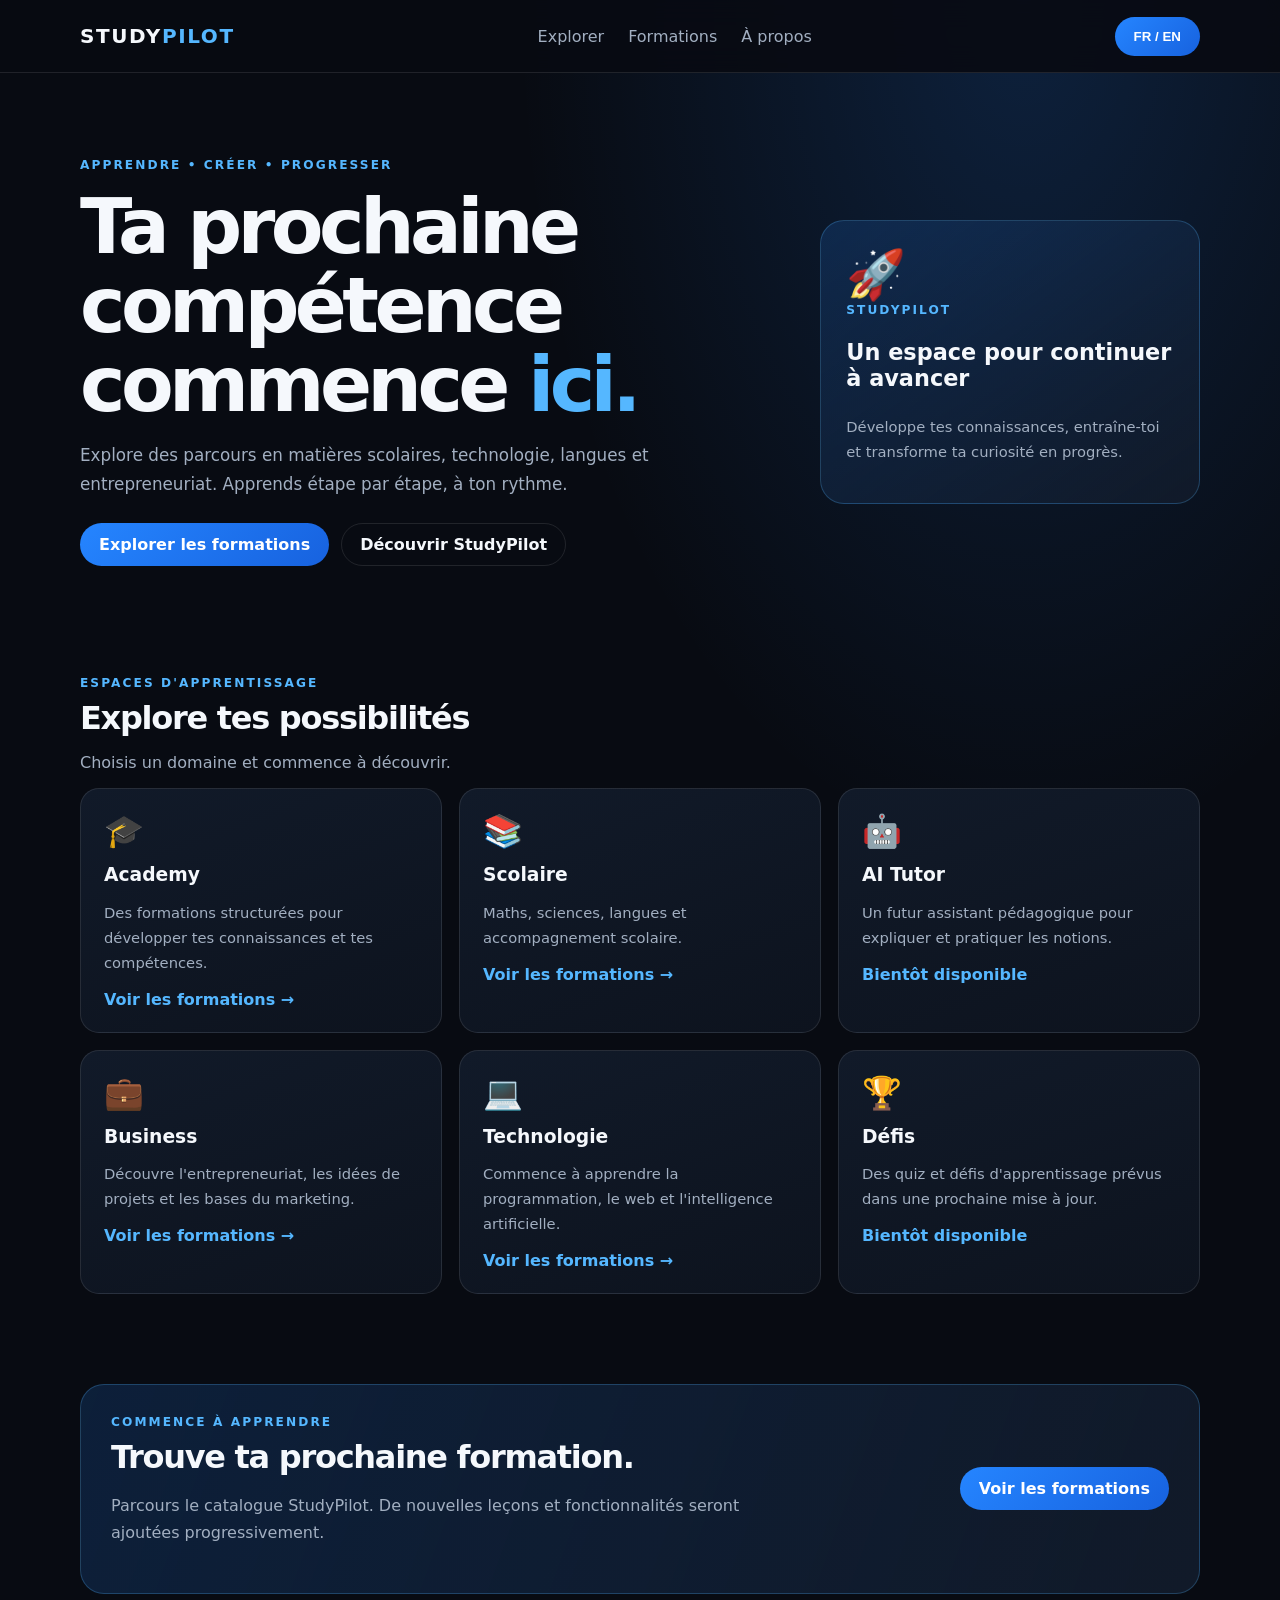
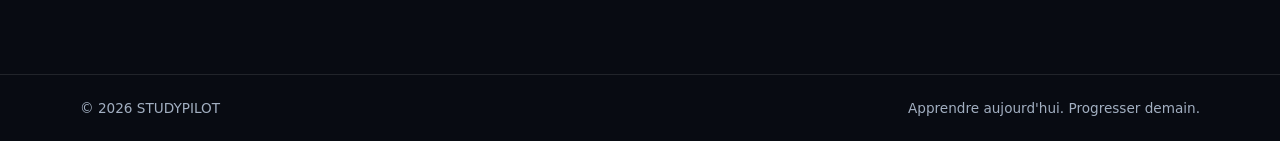
<file: index.html>
<!DOCTYPE html>
<html lang="fr"><head><meta charset="UTF-8"><meta name="viewport" content="width=device-width, initial-scale=1">
<title>StudyPilot | Accueil</title><meta name="description" content="StudyPilot, apprendre et progresser à son rythme.">
<style>
:root{--bg:#080b12;--panel:#111a29;--text:#f5f8fc;--muted:#a2afc1;--blue:#2585ff;--cyan:#55b7ff;--line:rgba(255,255,255,.1)}
*{box-sizing:border-box}html{scroll-behavior:smooth}body{margin:0;background:radial-gradient(ellipse at 80% 0%,rgba(37,133,255,.18),transparent 35%),var(--bg);color:var(--text);font-family:system-ui,-apple-system,"Segoe UI",sans-serif}a{color:inherit;text-decoration:none}.wrap{width:min(1120px,calc(100% - 40px));margin:auto}
header{position:sticky;top:0;background:rgba(8,11,18,.9);backdrop-filter:blur(14px);border-bottom:1px solid var(--line);z-index:5}nav{height:72px;display:flex;align-items:center;justify-content:space-between;gap:20px}.logo{font-weight:900;letter-spacing:.08em;font-size:1.25rem}.logo span,h1 span{color:var(--cyan)}.links{display:flex;gap:24px;color:var(--muted)}.links a:hover{color:white}.btn{display:inline-block;background:linear-gradient(135deg,var(--blue),#1762df);padding:12px 19px;border-radius:999px;font-weight:750;color:white;border:0;cursor:pointer}.ghost{display:inline-block;border:1px solid var(--line);padding:11px 18px;border-radius:999px;font-weight:700}
.hero{padding:85px 0 65px;display:grid;grid-template-columns:1.3fr .7fr;gap:35px;align-items:center}.eyebrow{color:var(--cyan);font-size:.76rem;letter-spacing:.17em;font-weight:850}.hero h1{font-size:clamp(2.8rem,6vw,5rem);letter-spacing:-.06em;line-height:1.03;margin:15px 0}.hero p,.tile p,.banner p{color:var(--muted);line-height:1.7}.hero p{max-width:620px;font-size:1.05rem}.actions{display:flex;gap:12px;flex-wrap:wrap;margin-top:25px}.feature{padding:25px;border:1px solid rgba(85,183,255,.25);border-radius:24px;background:linear-gradient(145deg,rgba(37,133,255,.17),var(--panel))}.feature .icon{font-size:3rem}.feature h3{font-size:1.4rem}.feature p{font-size:.92rem}
section{padding:45px 0}.eyebrow{display:block}h2{font-size:2rem;letter-spacing:-.04em;margin:9px 0}.sub{color:var(--muted)}.grid{display:grid;grid-template-columns:repeat(3,1fr);gap:17px}.tile{padding:23px;border:1px solid var(--line);border-radius:19px;background:linear-gradient(160deg,var(--panel),#0d131e);transition:.2s}.tile:hover{transform:translateY(-4px);border-color:rgba(85,183,255,.45)}.tile .icon{font-size:2rem}.tile h3{margin:14px 0 7px}.tile p{font-size:.92rem;min-height:48px}.arrow{color:var(--cyan);font-weight:750}.banner{padding:30px;border:1px solid rgba(85,183,255,.25);border-radius:24px;background:linear-gradient(110deg,rgba(37,133,255,.17),var(--panel));display:flex;align-items:center;justify-content:space-between;gap:20px}.banner p{max-width:650px}footer{border-top:1px solid var(--line);padding:25px 0;color:var(--muted);font-size:.85rem;margin-top:35px}.foot{display:flex;justify-content:space-between;gap:12px;flex-wrap:wrap}
@media(max-width:800px){.hero{grid-template-columns:1fr;padding:60px 0}.grid{grid-template-columns:repeat(2,1fr)}}@media(max-width:560px){.wrap{width:calc(100% - 28px)}nav{height:64px}.links{gap:10px;font-size:.82rem}.links a:nth-child(3){display:none}.grid{grid-template-columns:1fr}.banner{align-items:flex-start;flex-direction:column}.hero{padding:45px 0}}
</style></head><body>
<header><nav class="wrap"><a class="logo" href="index.html">STUDY<span>PILOT</span></a><div class="links"><a href="#domains" data-en="Explore" data-fr="Explorer">Explorer</a><a href="formations.html" data-en="Courses" data-fr="Formations">Formations</a><a href="#about" data-en="About" data-fr="À propos">À propos</a></div><button class="btn" id="lang">FR / EN</button></nav></header>
<main><div class="wrap hero" id="about"><div><div class="eyebrow" data-en="LEARN • BUILD • GROW" data-fr="APPRENDRE • CRÉER • PROGRESSER">APPRENDRE • CRÉER • PROGRESSER</div><h1 data-en="Your next skill starts <span>here.</span>" data-fr="Ta prochaine compétence commence <span>ici.</span>">Ta prochaine compétence commence <span>ici.</span></h1><p data-en="Explore learning paths in school subjects, technology, languages and entrepreneurship. Learn step by step, at your own pace." data-fr="Explore des parcours en matières scolaires, technologie, langues et entrepreneuriat. Apprends étape par étape, à ton rythme.">Explore des parcours en matières scolaires, technologie, langues et entrepreneuriat. Apprends étape par étape, à ton rythme.</p><div class="actions"><a class="btn" href="formations.html" data-en="Explore courses" data-fr="Explorer les formations">Explorer les formations</a><a class="ghost" href="#domains" data-en="Discover StudyPilot" data-fr="Découvrir StudyPilot">Découvrir StudyPilot</a></div></div><aside class="feature"><div class="icon">🚀</div><div class="eyebrow">STUDYPILOT</div><h3 data-en="A place to keep moving forward" data-fr="Un espace pour continuer à avancer">Un espace pour continuer à avancer</h3><p data-en="Build knowledge, practice new skills and turn curiosity into progress." data-fr="Développe tes connaissances, entraîne-toi et transforme ta curiosité en progrès.">Développe tes connaissances, entraîne-toi et transforme ta curiosité en progrès.</p></aside></div>
<section class="wrap" id="domains"><div class="eyebrow" data-en="LEARNING SPACES" data-fr="ESPACES D'APPRENTISSAGE">ESPACES D'APPRENTISSAGE</div><h2 data-en="Explore your possibilities" data-fr="Explore tes possibilités">Explore tes possibilités</h2><p class="sub" data-en="Choose a domain and start discovering." data-fr="Choisis un domaine et commence à découvrir.">Choisis un domaine et commence à découvrir.</p><div class="grid">
<a class="tile" href="formations.html"><div class="icon">🎓</div><h3>Academy</h3><p data-en="Structured courses to develop knowledge and practical skills." data-fr="Des formations structurées pour développer tes connaissances et tes compétences.">Des formations structurées pour développer tes connaissances et tes compétences.</p><span class="arrow">Voir les formations →</span></a>
<a class="tile" href="formations.html"><div class="icon">📚</div><h3 data-en="School" data-fr="Scolaire">Scolaire</h3><p data-en="Maths, sciences, languages and school support." data-fr="Maths, sciences, langues et accompagnement scolaire.">Maths, sciences, langues et accompagnement scolaire.</p><span class="arrow">Voir les formations →</span></a>
<a class="tile" href="formations.html"><div class="icon">🤖</div><h3>AI Tutor</h3><p data-en="A future learning assistant to explain and practice concepts." data-fr="Un futur assistant pédagogique pour expliquer et pratiquer les notions.">Un futur assistant pédagogique pour expliquer et pratiquer les notions.</p><span class="arrow" data-en="Coming soon" data-fr="Bientôt disponible">Bientôt disponible</span></a>
<a class="tile" href="formations.html"><div class="icon">💼</div><h3>Business</h3><p data-en="Discover entrepreneurship, project ideas and marketing basics." data-fr="Découvre l'entrepreneuriat, les idées de projets et les bases du marketing.">Découvre l'entrepreneuriat, les idées de projets et les bases du marketing.</p><span class="arrow">Voir les formations →</span></a>
<a class="tile" href="formations.html"><div class="icon">💻</div><h3 data-en="Technology" data-fr="Technologie">Technologie</h3><p data-en="Start learning programming, web development and AI." data-fr="Commence à apprendre la programmation, le web et l'intelligence artificielle.">Commence à apprendre la programmation, le web et l'intelligence artificielle.</p><span class="arrow">Voir les formations →</span></a>
<a class="tile" href="formations.html"><div class="icon">🏆</div><h3 data-en="Challenges" data-fr="Défis">Défis</h3><p data-en="Quizzes and learning challenges planned for a future update." data-fr="Des quiz et défis d'apprentissage prévus dans une prochaine mise à jour.">Des quiz et défis d'apprentissage prévus dans une prochaine mise à jour.</p><span class="arrow" data-en="Coming soon" data-fr="Bientôt disponible">Bientôt disponible</span></a>
</div></section>
<section class="wrap"><div class="banner"><div><div class="eyebrow" data-en="START LEARNING" data-fr="COMMENCE À APPRENDRE">COMMENCE À APPRENDRE</div><h2 data-en="Find your next course." data-fr="Trouve ta prochaine formation.">Trouve ta prochaine formation.</h2><p data-en="Browse the StudyPilot catalogue. New lessons and features will be added progressively." data-fr="Parcours le catalogue StudyPilot. De nouvelles leçons et fonctionnalités seront ajoutées progressivement.">Parcours le catalogue StudyPilot. De nouvelles leçons et fonctionnalités seront ajoutées progressivement.</p></div><a class="btn" href="formations.html">Voir les formations</a></div></section></main>
<footer><div class="wrap foot"><span>© <span id="year"></span> STUDYPILOT</span><span data-en="Learn today. Grow tomorrow." data-fr="Apprendre aujourd'hui. Progresser demain.">Apprendre aujourd'hui. Progresser demain.</span></div></footer>
<script>let lang="fr";document.getElementById("lang").addEventListener("click",()=>{lang=lang==="fr"?"en":"fr";document.documentElement.lang=lang;document.querySelectorAll("[data-en][data-fr]").forEach(e=>e.innerHTML=e.dataset[lang]);});document.getElementById("year").textContent=new Date().getFullYear();</script>
</body></html>
</file>
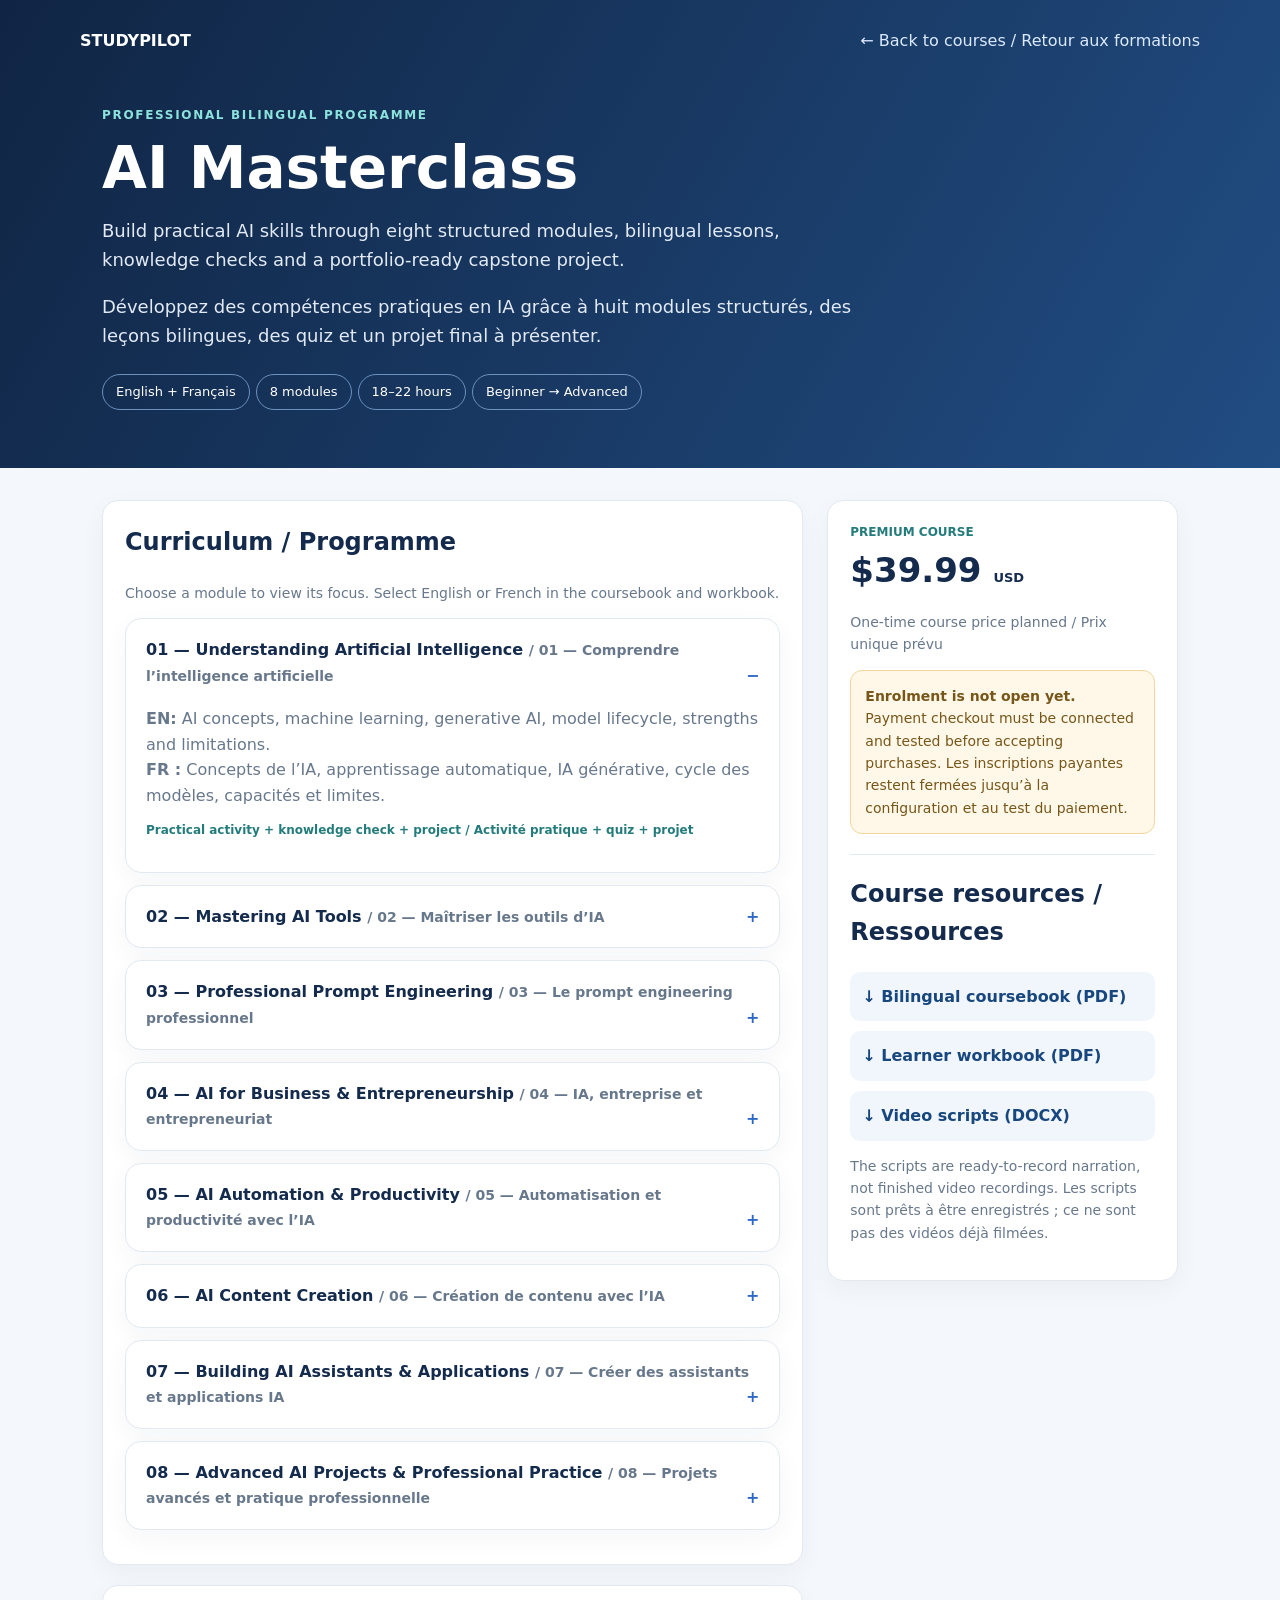
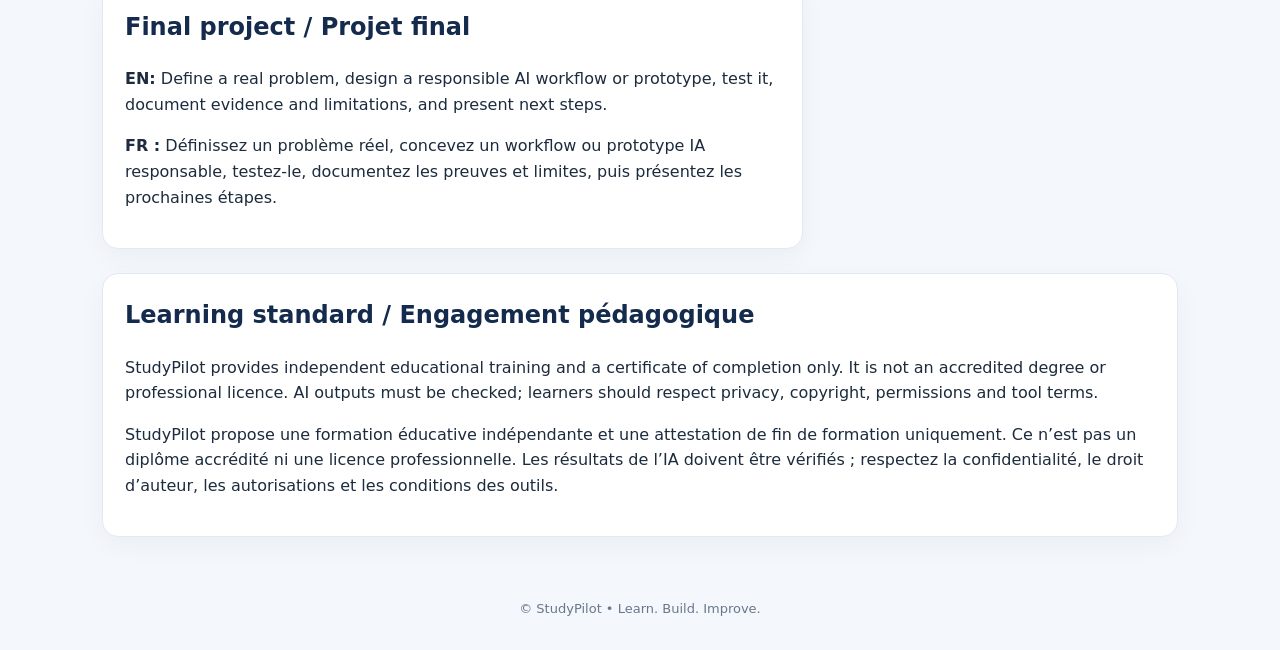
<file: ai-masterclass.html>
<!doctype html>
<html lang="en"><head><meta charset="utf-8"><meta name="viewport" content="width=device-width,initial-scale=1">
<title>AI Masterclass | StudyPilot</title>
<style>
:root{--navy:#142b4d;--blue:#2e68c7;--cyan:#38b6b1;--ink:#1c2b3d;--muted:#68788c;--bg:#f4f7fb}
*{box-sizing:border-box}body{margin:0;background:var(--bg);color:var(--ink);font:16px/1.6 Inter,system-ui,Arial}
header{background:linear-gradient(120deg,#102544,#214d83);color:white;padding:28px max(6vw,20px)}
nav{display:flex;justify-content:space-between;align-items:center;max-width:1120px;margin:auto}nav a{color:#dceaff;text-decoration:none}
.hero{max-width:1120px;margin:52px auto 30px;padding:0 22px}.eyebrow{color:#8ce3dd;font-weight:700;letter-spacing:.14em;font-size:12px}
h1{font-size:clamp(34px,6vw,58px);line-height:1.08;margin:12px 0}.hero p{max-width:760px;color:#e2eaf5;font-size:18px}
.pill{display:inline-block;border:1px solid #6c91bd;border-radius:30px;padding:7px 13px;margin:5px 6px 0 0;font-size:13px}
.wrap{max-width:1120px;margin:32px auto;padding:0 22px}.grid{display:grid;grid-template-columns:2fr 1fr;gap:24px}
.panel,.module{background:white;border:1px solid #e3e9f1;border-radius:16px;padding:22px;box-shadow:0 8px 26px #18365a0b}
h2{color:var(--navy);margin-top:0}.module{margin:12px 0;padding:0;overflow:hidden}.module summary{cursor:pointer;list-style:none;padding:18px 20px;font-weight:750;color:var(--navy)}.module summary:after{content:'+';float:right;color:var(--blue)}.module[open] summary:after{content:'−'}
.module .inside{padding:0 20px 20px;color:var(--muted)}.tag{font-size:12px;color:#237c7b;font-weight:700}
.btn{display:inline-block;background:var(--blue);color:white;text-decoration:none;border:0;border-radius:10px;padding:12px 18px;font-weight:700;cursor:pointer}
.price{font-size:34px;font-weight:800;color:var(--navy)}.muted{color:var(--muted);font-size:14px}.resource{display:block;margin:10px 0;padding:12px;border-radius:10px;background:#f1f6fc;color:#17477e;text-decoration:none;font-weight:650}
.notice{background:#fff8e8;border:1px solid #f1d79b;padding:14px;border-radius:12px;color:#775619;font-size:14px}
footer{text-align:center;padding:30px;color:var(--muted);font-size:13px}
@media(max-width:800px){.grid{grid-template-columns:1fr}.hero{margin-top:34px}}
</style></head>
<body>
<header><nav><strong>STUDYPILOT</strong><a href="formations.html">← Back to courses / Retour aux formations</a></nav>
<section class="hero"><div class="eyebrow">PROFESSIONAL BILINGUAL PROGRAMME</div>
<h1>AI Masterclass</h1><p>Build practical AI skills through eight structured modules, bilingual lessons, knowledge checks and a portfolio-ready capstone project.</p>
<p>Développez des compétences pratiques en IA grâce à huit modules structurés, des leçons bilingues, des quiz et un projet final à présenter.</p>
<span class="pill">English + Français</span><span class="pill">8 modules</span><span class="pill">18–22 hours</span><span class="pill">Beginner → Advanced</span>
</section></header>
<main class="wrap"><div class="grid"><section>
<div class="panel"><h2>Curriculum / Programme</h2><p class="muted">Choose a module to view its focus. Select English or French in the coursebook and workbook.</p>
<div id="modules"></div></div>
<div class="panel" style="margin-top:20px"><h2>Final project / Projet final</h2>
<p><b>EN:</b> Define a real problem, design a responsible AI workflow or prototype, test it, document evidence and limitations, and present next steps.</p>
<p><b>FR :</b> Définissez un problème réel, concevez un workflow ou prototype IA responsable, testez-le, documentez les preuves et limites, puis présentez les prochaines étapes.</p></div>
</section>
<aside><div class="panel"><div class="tag">PREMIUM COURSE</div><div class="price">$39.99 <small style="font-size:13px">USD</small></div>
<p class="muted">One-time course price planned / Prix unique prévu</p>
<div class="notice"><b>Enrolment is not open yet.</b><br>Payment checkout must be connected and tested before accepting purchases. Les inscriptions payantes restent fermées jusqu’à la configuration et au test du paiement.</div>
<hr style="border:0;border-top:1px solid #e4eaf1;margin:20px 0">
<h2>Course resources / Ressources</h2>
<a class="resource" href="StudyPilot_AI_Masterclass_Coursebook_EN-FR.pdf" download>↓ Bilingual coursebook (PDF)</a>
<a class="resource" href="StudyPilot_AI_Masterclass_Workbook_EN-FR.pdf" download>↓ Learner workbook (PDF)</a>
<a class="resource" href="StudyPilot_AI_Masterclass_Video_Scripts_Bilingual.docx" download>↓ Video scripts (DOCX)</a>
<p class="muted">The scripts are ready-to-record narration, not finished video recordings. Les scripts sont prêts à être enregistrés ; ce ne sont pas des vidéos déjà filmées.</p>
</div></aside></div>
<div class="panel" style="margin-top:24px"><h2>Learning standard / Engagement pédagogique</h2>
<p>StudyPilot provides independent educational training and a certificate of completion only. It is not an accredited degree or professional licence. AI outputs must be checked; learners should respect privacy, copyright, permissions and tool terms.</p>
<p>StudyPilot propose une formation éducative indépendante et une attestation de fin de formation uniquement. Ce n’est pas un diplôme accrédité ni une licence professionnelle. Les résultats de l’IA doivent être vérifiés ; respectez la confidentialité, le droit d’auteur, les autorisations et les conditions des outils.</p></div>
</main><footer>© StudyPilot • Learn. Build. Improve.</footer>
<script>
const data=[
["01 — Understanding Artificial Intelligence","01 — Comprendre l’intelligence artificielle","AI concepts, machine learning, generative AI, model lifecycle, strengths and limitations.","Concepts de l’IA, apprentissage automatique, IA générative, cycle des modèles, capacités et limites."],
["02 — Mastering AI Tools","02 — Maîtriser les outils d’IA","Tool categories, selection criteria, comparison and reliable workflows.","Catégories d’outils, critères de sélection, comparaison et processus fiables."],
["03 — Professional Prompt Engineering","03 — Le prompt engineering professionnel","Prompt structure, context, examples, iteration, testing and quality control.","Structure du prompt, contexte, exemples, itération, tests et contrôle qualité."],
["04 — AI for Business & Entrepreneurship","04 — IA, entreprise et entrepreneuriat","Customer problems, value propositions, business cases and responsible adoption.","Problèmes clients, propositions de valeur, cas d’usage et adoption responsable."],
["05 — AI Automation & Productivity","05 — Automatisation et productivité avec l’IA","Workflow mapping, triggers, approvals, monitoring and manual fallbacks.","Cartographie des processus, déclencheurs, validations, suivi et solutions manuelles."],
["06 — AI Content Creation","06 — Création de contenu avec l’IA","Research, writing, visual concepts, editing, rights and factual review.","Recherche, rédaction, concepts visuels, édition, droits et vérification des faits."],
["07 — Building AI Assistants & Applications","07 — Créer des assistants et applications IA","Assistant specifications, tool use, boundaries, testing and user experience.","Spécifications, utilisation d’outils, limites, tests et expérience utilisateur."],
["08 — Advanced AI Projects & Professional Practice","08 — Projets avancés et pratique professionnelle","Capstone design, evaluation, documentation, portfolio and professional delivery.","Conception du projet final, évaluation, documentation, portfolio et présentation."]
];
document.getElementById('modules').innerHTML=data.map((m,i)=>`<details class="module" ${i===0?'open':''}><summary>${m[0]} <span class="muted">/ ${m[1]}</span></summary><div class="inside"><b>EN:</b> ${m[2]}<br><b>FR :</b> ${m[3]}<p class="tag">Practical activity + knowledge check + project / Activité pratique + quiz + projet</p></div></details>`).join('');
</script></body></html>
</file>
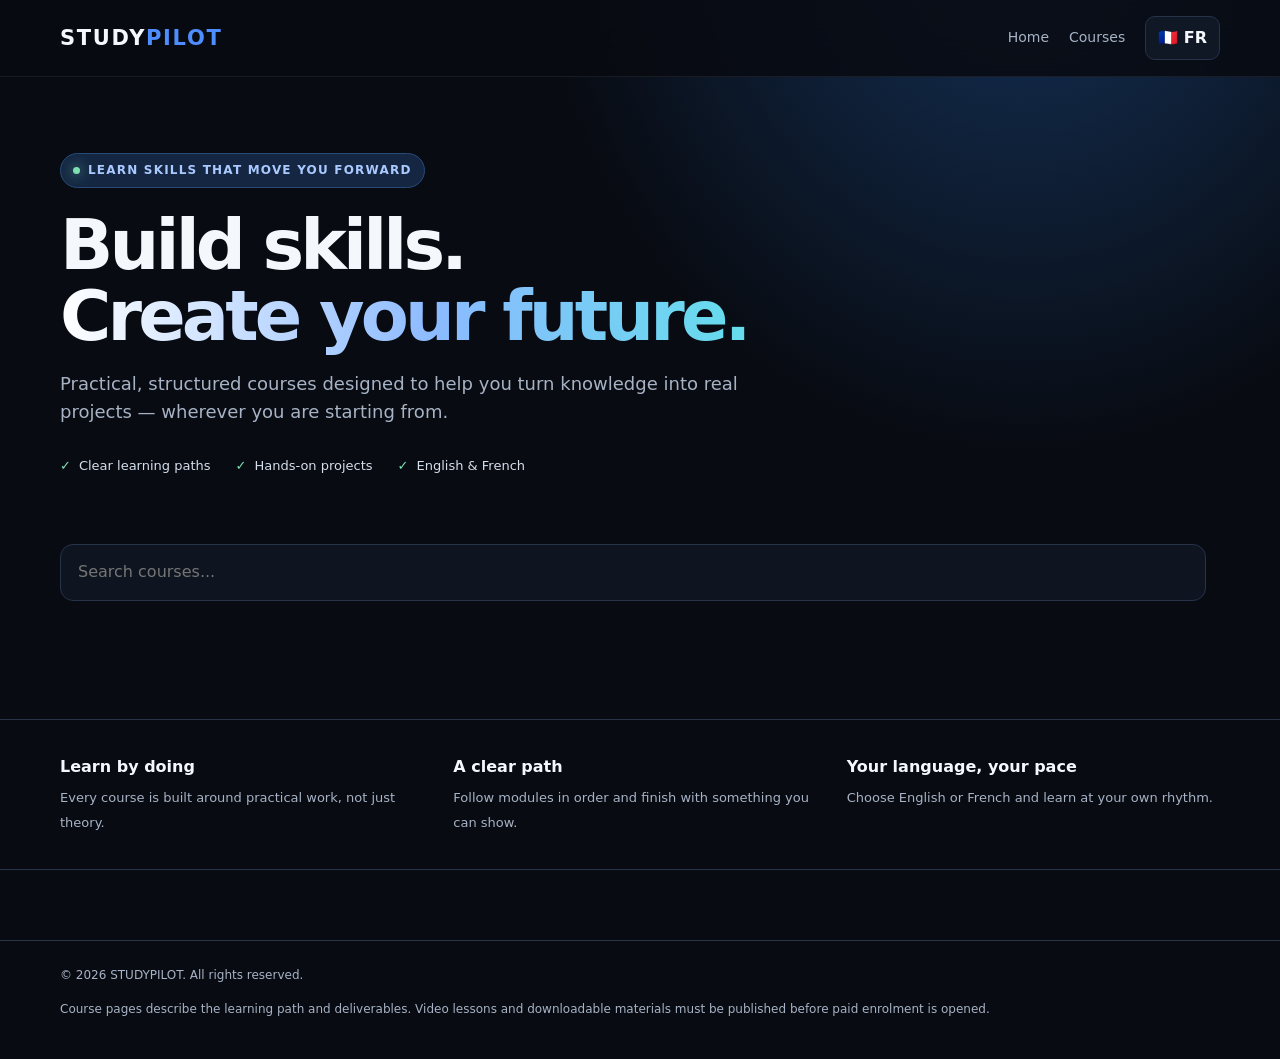
<file: formations.html>
<!DOCTYPE html>
<html lang="en">
<head>
<meta charset="UTF-8"><meta name="viewport" content="width=device-width, initial-scale=1.0">
<meta name="description" content="StudyPilot — practical, project-based courses in AI, business, technology, creativity and finance.">
<title>StudyPilot — Professional Courses</title>
<style>
:root{--bg:#080b12;--panel:#101725;--panel2:#151f30;--line:#263349;--text:#f4f7fb;--muted:#a7b3c5;--blue:#4d8dff;--cyan:#63d8ed;--green:#7ce0b1;--gold:#ffd27a;--shadow:0 18px 55px #0007}
*{box-sizing:border-box}html{scroll-behavior:smooth}body{margin:0;background:radial-gradient(ellipse at 80% -10%,#15335a 0,transparent 34%),var(--bg);color:var(--text);font-family:Inter,ui-sans-serif,system-ui,-apple-system,BlinkMacSystemFont,"Segoe UI",sans-serif;line-height:1.55}button,input{font:inherit}a{color:inherit;text-decoration:none}.wrap{width:min(1160px,calc(100% - 40px));margin:auto}
header{position:sticky;top:0;z-index:20;background:#080b12df;backdrop-filter:blur(18px);border-bottom:1px solid #ffffff12}.nav{height:76px;display:flex;align-items:center;justify-content:space-between;gap:20px}.logo{font-weight:900;letter-spacing:.08em;font-size:21px}.logo span{color:var(--blue)}.navright{display:flex;align-items:center;gap:20px}.navlink{color:var(--muted);font-size:14px}.lang{border:1px solid var(--line);background:var(--panel);color:var(--text);padding:9px 12px;border-radius:10px;cursor:pointer;font-weight:700}.hero{padding:76px 0 42px}.eyebrow{display:inline-flex;align-items:center;gap:8px;color:#a9c9ff;background:#142642;border:1px solid #294a79;padding:7px 12px;border-radius:999px;font-size:12px;font-weight:800;letter-spacing:.1em;text-transform:uppercase}.dot{width:7px;height:7px;border-radius:50%;background:var(--green);box-shadow:0 0 14px var(--green)}h1{font-size:clamp(42px,6vw,70px);line-height:1.02;letter-spacing:-.055em;margin:22px 0 18px;max-width:850px}.grad{background:linear-gradient(90deg,#fff,#8bbaff 55%,#65ddec);-webkit-background-clip:text;background-clip:text;color:transparent}.lead{color:var(--muted);font-size:18px;max-width:690px;margin:0}.herofoot{display:flex;gap:25px;flex-wrap:wrap;margin-top:30px;color:#d5dfec;font-size:13px}.herofoot span:before{content:'✓';color:var(--green);font-weight:900;margin-right:8px}
.controls{display:grid;grid-template-columns:1fr auto;gap:14px;margin:26px 0 18px}.search{width:100%;background:#0e1521;border:1px solid var(--line);color:var(--text);padding:15px 17px;border-radius:13px;outline:none}.search:focus{border-color:var(--blue);box-shadow:0 0 0 3px #4d8dff22}.filters{display:flex;gap:8px;flex-wrap:wrap;margin-bottom:25px}.filter{border:1px solid var(--line);background:transparent;color:var(--muted);padding:9px 13px;border-radius:999px;cursor:pointer;font-size:13px}.filter.active,.filter:hover{background:#1a3152;color:#fff;border-color:#416eae}.grid{display:grid;grid-template-columns:repeat(3,1fr);gap:17px;padding-bottom:75px}.card{background:linear-gradient(150deg,#141f30,#0d1420 70%);border:1px solid var(--line);border-radius:18px;overflow:hidden;display:flex;flex-direction:column;min-height:355px;transition:.2s;box-shadow:0 7px 25px #0002}.card:hover{transform:translateY(-4px);border-color:#456da8;box-shadow:var(--shadow)}.cardtop{padding:22px 22px 10px;display:flex;justify-content:space-between;align-items:center}.icon{width:47px;height:47px;display:grid;place-items:center;background:#1b3151;border:1px solid #2b4d79;border-radius:14px;font-size:23px}.badge{font-size:11px;font-weight:900;letter-spacing:.07em;text-transform:uppercase;color:#b9d1ff;background:#1a2e4b;padding:6px 9px;border-radius:999px}.badge.free{color:#9ce8c5;background:#16372d}.cardbody{padding:8px 22px 20px;flex:1}.category{color:#80aef8;font-size:11px;text-transform:uppercase;letter-spacing:.12em;font-weight:800}.card h3{font-size:21px;line-height:1.2;margin:9px 0}.desc{color:var(--muted);font-size:13px;min-height:60px}.meta{display:flex;gap:14px;flex-wrap:wrap;color:#c1ccda;font-size:12px;margin-top:16px}.cardbottom{border-top:1px solid #ffffff12;padding:16px 22px;display:flex;align-items:center;justify-content:space-between}.price{font-size:22px;font-weight:900}.price small{font-size:11px;color:var(--muted);font-weight:600}.btn{border:0;border-radius:10px;padding:11px 15px;background:linear-gradient(110deg,var(--blue),#3472dc);color:white;font-weight:800;cursor:pointer}.btn:hover{filter:brightness(1.12)}.empty{grid-column:1/-1;text-align:center;color:var(--muted);padding:50px}
.trust{border-top:1px solid var(--line);border-bottom:1px solid var(--line);padding:35px 0;margin-bottom:70px}.trustgrid{display:grid;grid-template-columns:repeat(3,1fr);gap:20px}.trustitem strong{display:block;font-size:16px;margin-bottom:5px}.trustitem span{font-size:13px;color:var(--muted)}footer{border-top:1px solid var(--line);padding:25px 0 40px;color:var(--muted);font-size:12px}.foot{display:flex;justify-content:space-between;gap:15px;flex-wrap:wrap}
.modal{position:fixed;inset:0;background:#02050bdc;backdrop-filter:blur(9px);z-index:40;display:none;align-items:center;justify-content:center;padding:20px}.modal.show{display:flex}.dialog{width:min(780px,100%);max-height:90vh;overflow:auto;background:#101927;border:1px solid #34445c;border-radius:20px;box-shadow:var(--shadow)}.dialoghead{padding:25px 27px 18px;border-bottom:1px solid var(--line);position:sticky;top:0;background:#101927f5;display:flex;justify-content:space-between;gap:15px}.dialoghead h2{margin:7px 0 0;font-size:27px;line-height:1.15}.close{width:36px;height:36px;border-radius:10px;background:#202d40;color:#fff;border:1px solid var(--line);cursor:pointer;font-size:20px;flex-shrink:0}.dialogbody{padding:24px 27px 28px}.modaldesc{color:var(--muted);margin-top:0}.outcomes{display:grid;grid-template-columns:1fr 1fr;gap:9px;margin:18px 0 25px}.outcome{background:#162437;border:1px solid #293e59;padding:11px 13px;border-radius:10px;font-size:13px}.outcome:before{content:'✓ ';color:var(--green);font-weight:900}.module{border:1px solid var(--line);border-radius:12px;margin:10px 0;overflow:hidden}.module summary{padding:14px 16px;cursor:pointer;font-weight:800;background:#131f2f}.lessons{padding:4px 17px 14px;color:var(--muted);font-size:13px}.lessons li{padding:4px 0}.project{background:#172d48;border:1px solid #355b88;padding:17px;border-radius:13px;margin-top:20px}.project strong{display:block;margin-bottom:5px}.note{color:#8e9eb2;font-size:11px;margin-top:18px}
@media(max-width:850px){.grid{grid-template-columns:repeat(2,1fr)}}@media(max-width:590px){.wrap{width:min(100% - 28px,1160px)}.nav{height:66px}.navright{gap:12px}.navlink{display:none}.hero{padding-top:55px}.controls{grid-template-columns:1fr}.grid{grid-template-columns:1fr}.trustgrid{grid-template-columns:1fr}.outcomes{grid-template-columns:1fr}.dialoghead,.dialogbody{padding-left:18px;padding-right:18px}}
</style></head>
<body>
<header><div class="wrap nav"><a class="logo" href="index.html">STUDY<span>PILOT</span></a><div class="navright"><a class="navlink" href="index.html" data-i18n="home">Home</a><a class="navlink" href="#catalog" data-i18n="catalog">Courses</a><button class="lang" id="langBtn" aria-label="Change language">🇫🇷 FR</button></div></div></header>
<main><section class="wrap hero"><div class="eyebrow"><span class="dot"></span><span data-i18n="eyebrow">LEARN SKILLS THAT MOVE YOU FORWARD</span></div><h1 data-i18n-html="headline">Build skills.<br><span class="grad">Create your future.</span></h1><p class="lead" data-i18n="lead">Practical, structured courses designed to help you turn knowledge into real projects — wherever you are starting from.</p><div class="herofoot"><span data-i18n="proof1">Clear learning paths</span><span data-i18n="proof2">Hands-on projects</span><span data-i18n="proof3">English & French</span></div></section>
<section class="wrap" id="catalog"><div class="controls"><input class="search" id="search" type="search" placeholder="Search courses..." aria-label="Search courses"><div style="align-self:center;color:var(--muted);font-size:12px" id="count"></div></div><div class="filters" id="filters"></div><div class="grid" id="grid"></div></section>
<section class="trust"><div class="wrap trustgrid"><div class="trustitem"><strong data-i18n="trust1t">Learn by doing</strong><span data-i18n="trust1d">Every course is built around practical work, not just theory.</span></div><div class="trustitem"><strong data-i18n="trust2t">A clear path</strong><span data-i18n="trust2d">Follow modules in order and finish with something you can show.</span></div><div class="trustitem"><strong data-i18n="trust3t">Your language, your pace</strong><span data-i18n="trust3d">Choose English or French and learn at your own rhythm.</span></div></div></section></main>
<footer><div class="wrap foot"><span>© 2026 STUDYPILOT. <span data-i18n="rights">All rights reserved.</span></span><span data-i18n="disclaimer">Course pages describe the learning path and deliverables. Video lessons and downloadable materials must be published before paid enrolment is opened.</span></div></footer>
<div class="modal" id="modal" role="dialog" aria-modal="true" aria-labelledby="modalTitle"><div class="dialog"><div class="dialoghead"><div><div class="category" id="modalCat"></div><h2 id="modalTitle"></h2></div><button class="close" id="close" aria-label="Close">×</button></div><div class="dialogbody"><p class="modaldesc" id="modalDesc"></p><h3 data-i18n="outcomes">What you will be able to do</h3><div class="outcomes" id="outcomesList"></div><h3 data-i18n="curriculum">Course curriculum</h3><div id="modules"></div><div class="project"><strong data-i18n="finalproject">Final practical project</strong><span id="projectText"></span></div><p class="note" data-i18n="honest">StudyPilot standard: each paid course must include the promised lessons, resources and project before checkout is activated.</p></div></div></div>
<script>
const courses=[
{id:'ai-free',cat:'AI & Innovation',icon:'✦',badge:'FREE',price:0,duration:'2–3 hours',level:'Beginner',title:{en:'AI Skills for Beginners',fr:'Les bases de l’IA pour débutants'},desc:{en:'Understand what modern AI can and cannot do, use it responsibly, and complete your first useful AI-assisted task.',fr:'Comprenez ce que l’IA moderne peut faire ou non, utilisez-la de manière responsable et réalisez votre première tâche assistée par l’IA.'},out:{en:['Explain generative AI in simple terms','Write clear prompts for everyday tasks','Check outputs for errors and bias','Create a small AI-assisted result'],fr:['Expliquer simplement l’IA générative','Rédiger des prompts utiles au quotidien','Vérifier les erreurs et les biais des réponses','Créer un premier résultat avec l’aide de l’IA']},mods:[{en:['What AI is — and what it is not','Common AI tools and practical use cases'],fr:['Ce qu’est l’IA — et ce qu’elle n’est pas','Outils d’IA courants et usages pratiques']},{en:['How to write a useful prompt','Improve an answer with context and iteration'],fr:['Écrire un prompt efficace','Améliorer une réponse avec le contexte et l’itération']},{en:['Fact-checking, privacy and responsible use','Your first mini-project'],fr:['Vérification, confidentialité et usage responsable','Votre premier mini-projet']}],project:{en:'Create a one-page personal workflow showing how you use AI to plan, research and improve a task — with checks for accuracy.',fr:'Créez une fiche présentant comment vous utilisez l’IA pour planifier, rechercher et améliorer une tâche, avec des vérifications de fiabilité.'}},
{id:'prompt',cat:'AI & Innovation',icon:'⌘',price:14.99,duration:'4–5 hours',level:'Beginner → Intermediate',title:{en:'Prompt Engineering',fr:'Maîtriser le prompt engineering'},desc:{en:'Move beyond random prompts. Build repeatable instructions, evaluate results and design useful AI workflows.',fr:'Allez au-delà des prompts improvisés : créez des instructions reproductibles, évaluez les résultats et concevez des workflows IA utiles.'},out:{en:['Use role, context, task and constraints','Build reusable prompt templates','Compare and evaluate AI outputs','Design a multi-step workflow'],fr:['Utiliser rôle, contexte, tâche et contraintes','Créer des modèles de prompts réutilisables','Comparer et évaluer les réponses de l’IA','Concevoir un workflow en plusieurs étapes']},mods:[{en:['Prompt foundations and the anatomy of a strong prompt','Context, examples, tone and output formats'],fr:['Fondamentaux et anatomie d’un bon prompt','Contexte, exemples, ton et formats de sortie']},{en:['Breaking complex tasks into steps','Prompt patterns: extraction, analysis, ideation and planning'],fr:['Découper une tâche complexe en étapes','Modèles : extraction, analyse, idées et planification']},{en:['Testing, scoring and improving outputs','Reliability, privacy and limitations'],fr:['Tester, évaluer et améliorer les réponses','Fiabilité, confidentialité et limites']},{en:['Build a reusable prompt library','Capstone: an AI workflow for a real task'],fr:['Créer une bibliothèque de prompts','Projet final : un workflow IA pour une tâche réelle']}],project:{en:'Build a documented prompt toolkit for one real workflow, including at least five tested prompts, success criteria and example outputs.',fr:'Créez une boîte à outils de prompts pour un workflow réel, avec au moins cinq prompts testés, des critères de réussite et des exemples de résultats.'}},
{id:'idea',cat:'Business & Entrepreneurship',icon:'↗',price:19.99,duration:'5–6 hours',level:'Beginner',title:{en:'From Idea to Business',fr:'De l’idée au projet entrepreneurial'},desc:{en:'Turn an early idea into a tested business concept using customer research, a value proposition and a simple business model.',fr:'Transformez une idée en concept entrepreneurial testé grâce à l’étude des clients, à une proposition de valeur et à un modèle économique simple.'},out:{en:['Identify a real customer problem','Interview and learn from potential users','Write a clear value proposition','Map costs, revenue and assumptions'],fr:['Identifier un vrai problème client','Interroger des utilisateurs potentiels','Formuler une proposition de valeur claire','Cartographier coûts, revenus et hypothèses']},mods:[{en:['Finding problems worth solving','Idea selection and assumptions'],fr:['Trouver des problèmes à résoudre','Choisir une idée et formuler ses hypothèses']},{en:['Customer profiles and ethical interviews','Competitor and market research'],fr:['Profils clients et entretiens responsables','Étude du marché et de la concurrence']},{en:['Value proposition and positioning','Business model and basic unit economics'],fr:['Proposition de valeur et positionnement','Modèle économique et notions de rentabilité']},{en:['Build a low-cost prototype','Test, learn and present your concept'],fr:['Créer un prototype à faible coût','Tester, apprendre et présenter son concept']}],project:{en:'Deliver a concise business concept pack: customer profile, problem evidence, value proposition, competitor snapshot, basic cost/revenue model and next experiment.',fr:'Réalisez un dossier de concept : profil client, preuves du problème, proposition de valeur, aperçu concurrentiel, modèle simple coûts/revenus et prochain test.'}},
{id:'online',cat:'Business & Entrepreneurship',icon:'◈',price:29.99,duration:'7–9 hours',level:'Beginner → Intermediate',title:{en:'Start an Online Business',fr:'Lancer une activité en ligne'},desc:{en:'Plan a realistic digital business, choose an offer and map the steps from first audience to first customer.',fr:'Préparez une activité numérique réaliste, choisissez une offre et planifiez les étapes pour trouver vos premiers clients.'},out:{en:['Choose a focused niche and audience','Shape an offer people understand','Plan content and customer acquisition','Understand basic operations and costs'],fr:['Choisir une niche et un public précis','Construire une offre compréhensible','Planifier le contenu et l’acquisition','Comprendre les opérations et les coûts']},mods:[{en:['Online business models and choosing a niche','Audience research and customer needs'],fr:['Modèles d’activité en ligne et choix d’une niche','Étude du public et besoins clients']},{en:['Create an offer and pricing logic','Brand basics and trust signals'],fr:['Créer une offre et réfléchir au prix','Bases de marque et signaux de confiance']},{en:['Landing pages, content and distribution','Organic marketing and customer conversations'],fr:['Pages de présentation, contenu et diffusion','Marketing organique et échanges clients']},{en:['Payments, delivery, support and record-keeping','Launch plan, metrics and iteration'],fr:['Paiement, livraison, support et suivi','Plan de lancement, indicateurs et amélioration']}],project:{en:'Create a 30-day launch plan for a small online offer, including target customer, offer page outline, content calendar, budget and measurable goals.',fr:'Créez un plan de lancement sur 30 jours pour une petite offre en ligne : client cible, structure de page, calendrier de contenu, budget et objectifs mesurables.'}},
{id:'web',cat:'Technology & Digital Skills',icon:'⌘',price:24.99,duration:'6–8 hours',level:'Beginner',title:{en:'Create Your First Website',fr:'Créer votre premier site web'},desc:{en:'Learn the structure of the web and build a responsive multi-section website with HTML, CSS and beginner-friendly JavaScript.',fr:'Découvrez le fonctionnement du web et construisez un site responsive avec HTML, CSS et des bases de JavaScript.'},out:{en:['Understand HTML page structure','Style layouts with modern CSS','Add simple interactions with JavaScript','Publish and test a responsive site'],fr:['Comprendre la structure HTML','Créer une mise en page avec CSS','Ajouter des interactions simples en JavaScript','Publier et tester un site responsive']},mods:[{en:['How websites work: browser, files and hosting','HTML structure, headings, links and images'],fr:['Comment fonctionne un site : navigateur, fichiers et hébergement','Structure HTML, titres, liens et images']},{en:['CSS selectors, spacing and typography','Responsive layouts for mobile and desktop'],fr:['Sélecteurs CSS, espacements et typographie','Mises en page adaptées au mobile et ordinateur']},{en:['JavaScript basics and DOM interaction','Forms, buttons and accessible interactions'],fr:['Bases de JavaScript et interactions DOM','Formulaires, boutons et interactions accessibles']},{en:['Testing, accessibility and performance basics','Publish your website and make improvements'],fr:['Tests, accessibilité et bases de performance','Publier le site et l’améliorer']}],project:{en:'Build and publish a responsive personal or project website with at least three sections, working navigation, one interactive feature and a short project README.',fr:'Créez et publiez un site responsive personnel ou de projet avec au moins trois sections, une navigation fonctionnelle, une interaction et un petit README.'}},
{id:'marketing',cat:'Business & Entrepreneurship',icon:'◎',price:24.99,duration:'6–7 hours',level:'Beginner → Intermediate',title:{en:'Digital Marketing Essentials',fr:'Les fondamentaux du marketing digital'},desc:{en:'Understand audiences, content, search, social channels and measurement. Build a small, ethical campaign plan.',fr:'Comprenez les publics, le contenu, le référencement, les réseaux sociaux et la mesure des résultats. Préparez une campagne responsable.'},out:{en:['Define a target audience and goal','Choose suitable channels','Create a content plan','Read basic campaign metrics'],fr:['Définir un public cible et un objectif','Choisir les bons canaux','Créer un plan de contenu','Lire les indicateurs essentiels']},mods:[{en:['Marketing fundamentals and customer journeys','Audience research and positioning'],fr:['Fondamentaux du marketing et parcours client','Étude du public et positionnement']},{en:['Content strategy and storytelling','Social media formats and community basics'],fr:['Stratégie de contenu et narration','Formats sociaux et bases de communauté']},{en:['Search basics: intent, keywords and useful pages','Email basics and permission-based communication'],fr:['Bases du référencement : intention, mots-clés et pages utiles','Bases de l’email et communication avec consentement']},{en:['Campaign planning and realistic budgets','Analytics, learning and improvement'],fr:['Planification de campagne et budgets réalistes','Analyse, apprentissage et amélioration']}],project:{en:'Prepare a two-week campaign plan for a real or fictional project, with audience, objective, content samples, channel choices, budget assumptions and success metrics.',fr:'Préparez une campagne de deux semaines pour un projet réel ou fictif : public, objectif, exemples de contenu, canaux, hypothèses de budget et indicateurs.'}},
{id:'canva',cat:'Creative Studio',icon:'✧',price:14.99,duration:'3–4 hours',level:'Beginner',title:{en:'Graphic Design with Canva',fr:'Design graphique avec Canva'},desc:{en:'Learn visual hierarchy, typography, color and layout, then create a consistent set of practical designs.',fr:'Apprenez la hiérarchie visuelle, la typographie, les couleurs et la mise en page, puis créez une série de visuels cohérents.'},out:{en:['Apply basic design principles','Choose readable type and color combinations','Create reusable layouts','Export assets for common platforms'],fr:['Appliquer les principes de base du design','Choisir des polices et couleurs lisibles','Créer des mises en page réutilisables','Exporter des visuels adaptés aux plateformes']},mods:[{en:['Design principles: hierarchy, contrast and alignment','Typography and color foundations'],fr:['Principes : hiérarchie, contraste et alignement','Bases de la typographie et des couleurs']},{en:['Working with grids, spacing and templates','Designing for social media formats'],fr:['Grilles, espacements et modèles','Créer des visuels pour les réseaux sociaux']},{en:['Brand consistency and reusable design systems','Export formats, quality and final review'],fr:['Cohérence de marque et système graphique réutilisable','Formats d’export, qualité et vérification finale']}],project:{en:'Create a mini visual identity and a three-piece social media set, with consistent colors, typography and a short explanation of design choices.',fr:'Créez une mini-identité visuelle et trois visuels pour les réseaux sociaux, avec couleurs et typographie cohérentes et une explication de vos choix.'}},
{id:'finance',cat:'Finance & Money Skills',icon:'◉',price:19.99,duration:'4–5 hours',level:'Beginner',title:{en:'Personal Finance Foundations',fr:'Les bases des finances personnelles'},desc:{en:'Build healthy money habits: budgeting, saving, understanding fees, avoiding scams and making informed everyday decisions.',fr:'Adoptez de bonnes habitudes : budget, épargne, compréhension des frais, prévention des arnaques et décisions éclairées.'},out:{en:['Build a simple personal budget','Set realistic saving goals','Understand interest, fees and inflation','Recognize common financial scams'],fr:['Construire un budget personnel simple','Définir des objectifs d’épargne réalistes','Comprendre intérêts, frais et inflation','Reconnaître les arnaques financières courantes']},mods:[{en:['Money basics, needs and wants','Build a simple monthly budget'],fr:['Bases de l’argent, besoins et envies','Construire un budget mensuel simple']},{en:['Saving goals and emergency planning','Bank accounts, fees and payment safety'],fr:['Objectifs d’épargne et imprévus','Comptes, frais et sécurité des paiements']},{en:['Interest, inflation and borrowing basics','Scams, privacy and consumer protection'],fr:['Intérêts, inflation et bases de l’emprunt','Arnaques, confidentialité et protection du consommateur']},{en:['Make a personal money action plan','Review and adjust your budget'],fr:['Créer un plan d’action financier personnel','Réviser et ajuster son budget']}],project:{en:'Create a sample monthly budget and a 90-day savings plan using fictional figures. This is education, not personalized financial or investment advice.',fr:'Créez un budget mensuel exemple et un plan d’épargne sur 90 jours avec des chiffres fictifs. Ce cours est éducatif et ne constitue pas un conseil financier ou d’investissement personnalisé.'}},
{id:'ai-masterclass',cat:'AI & Innovation',icon:'✦',price:39.99,duration:'18–22 hours',level:'Beginner → Advanced',title:{en:'AI Masterclass — Professional Programme',fr:'AI Masterclass — Programme professionnel'},desc:{en:'An eight-module bilingual programme covering AI foundations, tools, prompt engineering, business, automation, content creation, assistants and a professional capstone.',fr:'Un programme bilingue en huit modules : fondamentaux de l’IA, outils, prompt engineering, entreprise, automatisation, création de contenu, assistants et projet final.'},out:{en:['Understand AI capabilities and limitations','Select and evaluate AI tools','Build reusable professional prompts','Design responsible workflows and assistants','Present a tested capstone project'],fr:['Comprendre les capacités et limites de l’IA','Choisir et évaluer des outils d’IA','Créer des prompts professionnels réutilisables','Concevoir des workflows et assistants responsables','Présenter un projet final testé']},mods:[{en:['Understanding Artificial Intelligence','Data, models, evaluation and responsible use'],fr:['Comprendre l’intelligence artificielle','Données, modèles, évaluation et usage responsable']},{en:['Mastering AI Tools','Tool selection, comparison and quality control'],fr:['Maîtriser les outils d’IA','Choix, comparaison et contrôle qualité']},{en:['Professional Prompt Engineering','Prompt structure, iteration and testing'],fr:['Prompt engineering professionnel','Structure, itération et tests']},{en:['AI for Business & Entrepreneurship','Customer problems, value and business cases'],fr:['IA, entreprise et entrepreneuriat','Besoins clients, valeur et cas d’usage']},{en:['AI Automation & Productivity','Workflow design, approvals and reliability'],fr:['Automatisation et productivité','Conception de workflows, validations et fiabilité']},{en:['AI Content Creation','Research, writing, visuals and quality review'],fr:['Création de contenu avec l’IA','Recherche, rédaction, visuels et contrôle qualité']},{en:['Building AI Assistants & Applications','Assistant design, tools, boundaries and testing'],fr:['Créer des assistants et applications IA','Conception, outils, limites et tests']},{en:['Advanced AI Projects & Professional Practice','Capstone, evaluation, documentation and portfolio'],fr:['Projets avancés et pratique professionnelle','Projet final, évaluation, documentation et portfolio']}],project:{en:'Complete a documented AI project: define a real problem, design a responsible workflow or prototype, test it, report evidence and limitations, and present next steps.',fr:'Réalisez un projet IA documenté : définissez un problème réel, concevez un workflow ou prototype responsable, testez-le, présentez les preuves et limites, puis les prochaines étapes.'}},

];
const translations={en:{home:'Home',catalog:'Courses',eyebrow:'LEARN SKILLS THAT MOVE YOU FORWARD',headline:'Build skills.<br><span class="grad">Create your future.</span>',lead:'Practical, structured courses designed to help you turn knowledge into real projects — wherever you are starting from.',proof1:'Clear learning paths',proof2:'Hands-on projects',proof3:'English & French',search:'Search courses...',trust1t:'Learn by doing',trust1d:'Every course is built around practical work, not just theory.',trust2t:'A clear path',trust2d:'Follow modules in order and finish with something you can show.',trust3t:'Your language, your pace',trust3d:'Choose English or French and learn at your own rhythm.',rights:'All rights reserved.',disclaimer:'Course pages describe the learning path and deliverables. Video lessons and downloadable materials must be published before paid enrolment is opened.',outcomes:'What you will be able to do',curriculum:'Course curriculum',finalproject:'Final practical project',honest:'StudyPilot standard: each paid course must include the promised lessons, resources and project before checkout is activated.',discover:'Explore course',free:'FREE',level:'Level',duration:'Duration',modules:'modules',all:'All courses',count:'courses'},fr:{home:'Accueil',catalog:'Formations',eyebrow:'DÉVELOPPEZ DES COMPÉTENCES QUI VOUS FONT AVANCER',headline:'Développez vos compétences.<br><span class="grad">Construisez votre avenir.</span>',lead:'Des formations pratiques et structurées pour transformer vos connaissances en projets concrets, quel que soit votre niveau de départ.',proof1:'Parcours pédagogiques clairs',proof2:'Projets pratiques',proof3:'Anglais et français',search:'Rechercher une formation...',trust1t:'Apprendre en pratiquant',trust1d:'Chaque formation repose sur la pratique, pas seulement sur la théorie.',trust2t:'Un parcours clair',trust2d:'Suivez les modules et terminez avec une réalisation à présenter.',trust3t:'Votre langue, votre rythme',trust3d:'Choisissez le français ou l’anglais et avancez à votre rythme.',rights:'Tous droits réservés.',disclaimer:'Les pages présentent les parcours et les livrables. Les vidéos et ressources téléchargeables doivent être publiées avant l’ouverture des inscriptions payantes.',outcomes:'Ce que vous saurez faire',curriculum:'Programme de la formation',finalproject:'Projet pratique final',honest:'Engagement StudyPilot : chaque formation payante doit contenir les leçons, ressources et le projet promis avant l’activation du paiement.',discover:'Découvrir la formation',free:'GRATUIT',level:'Niveau',duration:'Durée',modules:'modules',all:'Toutes',count:'formations'}};
const categories={en:['All courses','AI & Innovation','Business & Entrepreneurship','Technology & Digital Skills','Creative Studio','Finance & Money Skills'],fr:['Toutes','IA et innovation','Business et entrepreneuriat','Technologie et compétences numériques','Studio créatif','Finance et gestion de l’argent']};
let lang='en',activeCat='all';const $=id=>document.getElementById(id);function t(k){return translations[lang][k]||k}function catName(cat){if(lang==='en')return cat;return {'AI & Innovation':'IA et innovation','Business & Entrepreneurship':'Business et entrepreneuriat','Technology & Digital Skills':'Technologie et compétences numériques','Creative Studio':'Studio créatif','Finance & Money Skills':'Finance et gestion de l’argent'}[cat]||cat}
function renderFilters(){const cats=['all',...new Set(courses.map(c=>c.cat))];$('filters').innerHTML=cats.map(c=>`<button class="filter ${activeCat===c?'active':''}" data-cat="${c}">${c==='all'?t('all'):catName(c)}</button>`).join('');document.querySelectorAll('.filter').forEach(b=>b.onclick=()=>{activeCat=b.dataset.cat;renderFilters();renderCards()})}
function renderCards(){const q=$('search').value.toLowerCase();const list=courses.filter(c=>(activeCat==='all'||c.cat===activeCat)&&[c.title[lang],c.desc[lang],c.cat].join(' ').toLowerCase().includes(q));$('count').textContent=`${list.length} ${t('count')}`;$('grid').innerHTML=list.length?list.map(c=>`<article class="card"><div class="cardtop"><div class="icon">${c.icon}</div><span class="badge ${c.price===0?'free':''}">${c.price===0?t('free'):c.cat}</span></div><div class="cardbody"><div class="category">${catName(c.cat)}</div><h3>${c.title[lang]}</h3><p class="desc">${c.desc[lang]}</p><div class="meta"><span>◷ ${c.duration}</span><span>▣ ${c.mods.length} ${t('modules')}</span><span>◆ ${c.level}</span></div></div><div class="cardbottom"><div class="price">${c.price===0?'$0':`$${c.price.toFixed(2)}`} <small>${c.price===0?'': 'USD'}</small></div><button class="btn" data-open="${c.id}">${t('discover')} →</button></div></article>`).join(''):`<div class="empty">No courses found.</div>`;const coursePages={'ai-masterclass':'ai-masterclass.html','ai-skills':'courses/ai-skills.html','canva-design':'courses/canva-design.html','digital-marketing':'courses/digital-marketing.html','idea-to-business':'courses/idea-to-business.html','online-business':'courses/online-business.html','personal-finance':'courses/personal-finance.html','prompt-engineering':'courses/prompt-engineering.html','website-creation':'courses/website-creation.html'};document.querySelectorAll('[data-open]').forEach(b=>{b.onclick=()=>{const page=coursePages[b.dataset.open];if(page){window.location.href=page;}else{openCourse(b.dataset.open);}};});function setLang(next){lang=next;document.documentElement.lang=lang;document.querySelectorAll('[data-i18n]').forEach(el=>el.textContent=t(el.dataset.i18n));document.querySelectorAll('[data-i18n-html]').forEach(el=>el.innerHTML=t(el.dataset.i18nHtml));$('search').placeholder=t('search');$('langBtn').textContent=lang==='en'?'🇫🇷 FR':'🇬🇧 EN';renderFilters();renderCards();if($('modal').classList.contains('show')){const title=$('modalTitle').textContent;const c=courses.find(x=>x.title.en===title||x.title.fr===title);if(c)openCourse(c.id)}}$('langBtn').onclick=()=>setLang(lang==='en'?'fr':'en');$('search').addEventListener('input',renderCards);$('close').onclick=closeModal;$('modal').onclick=e=>{if(e.target===$('modal'))closeModal()};document.addEventListener('keydown',e=>{if(e.key==='Escape')closeModal()});setLang('en');
</script></body></html>
</file>
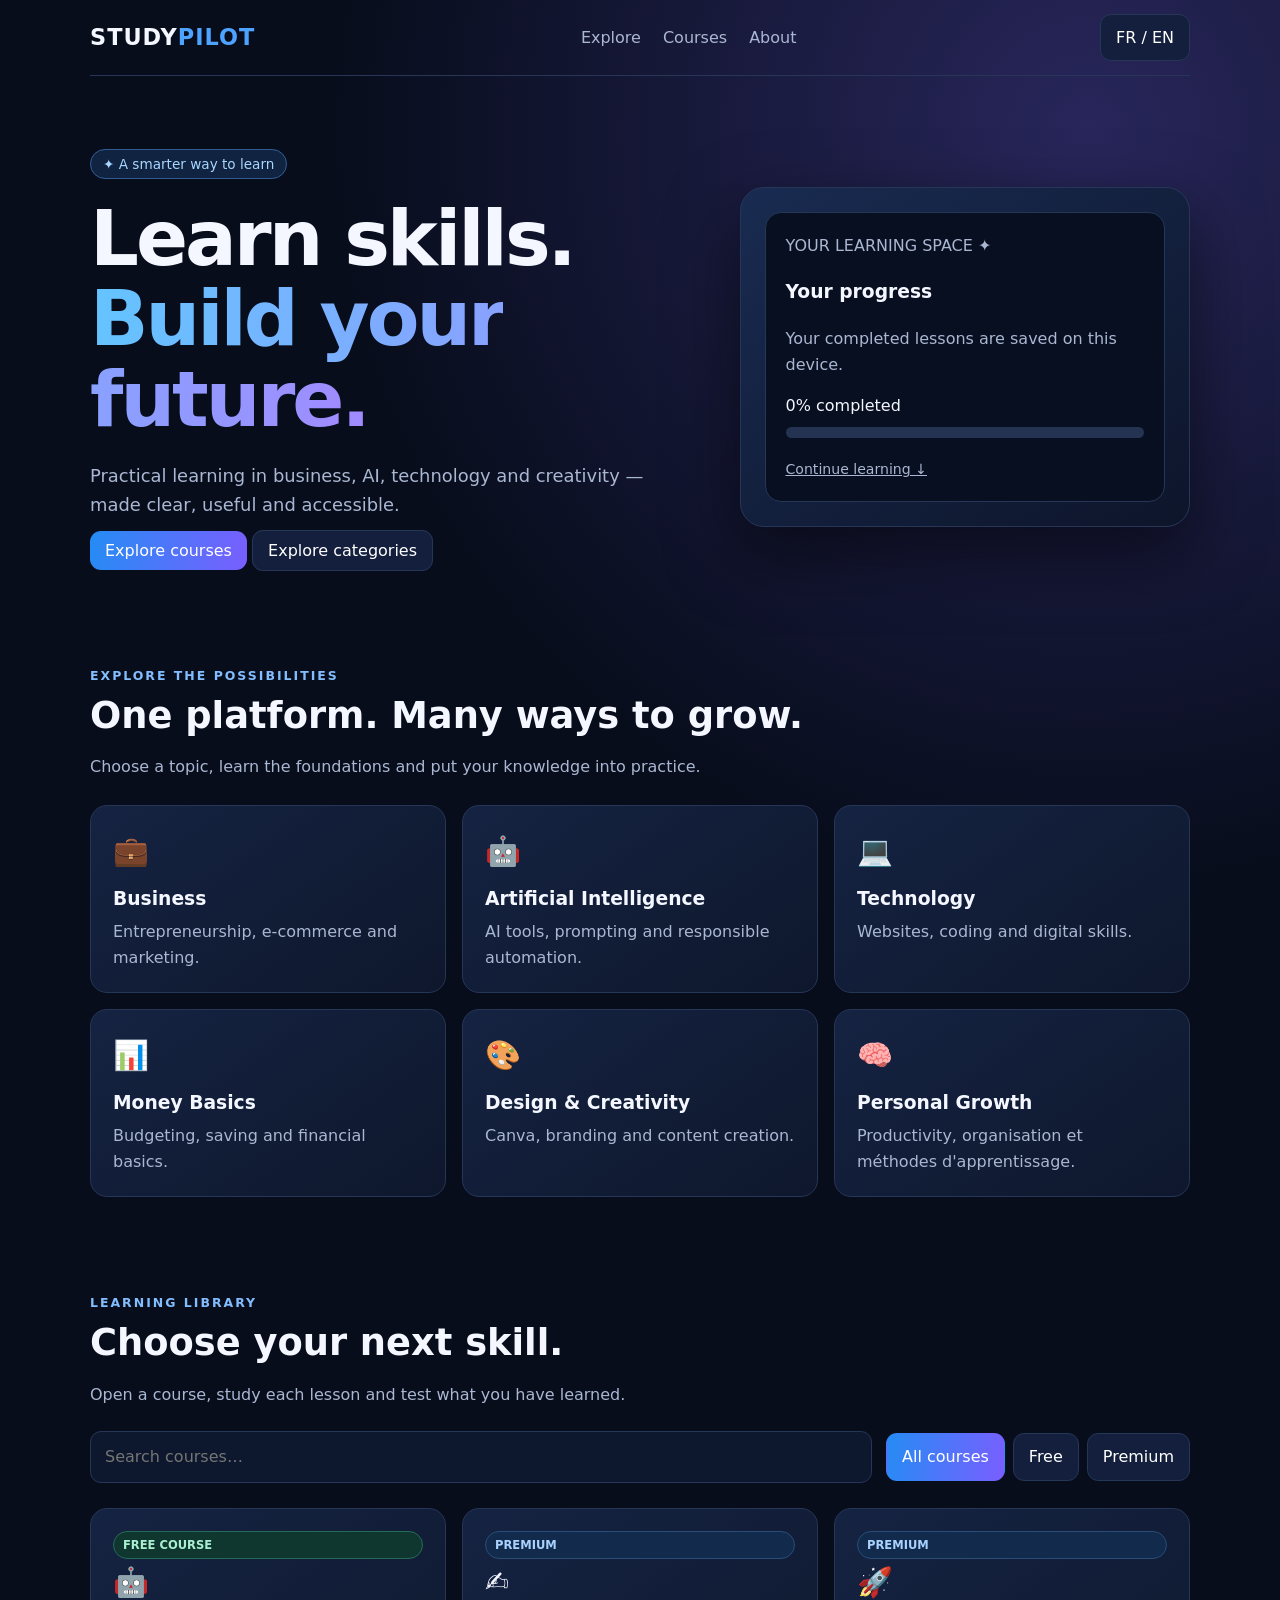
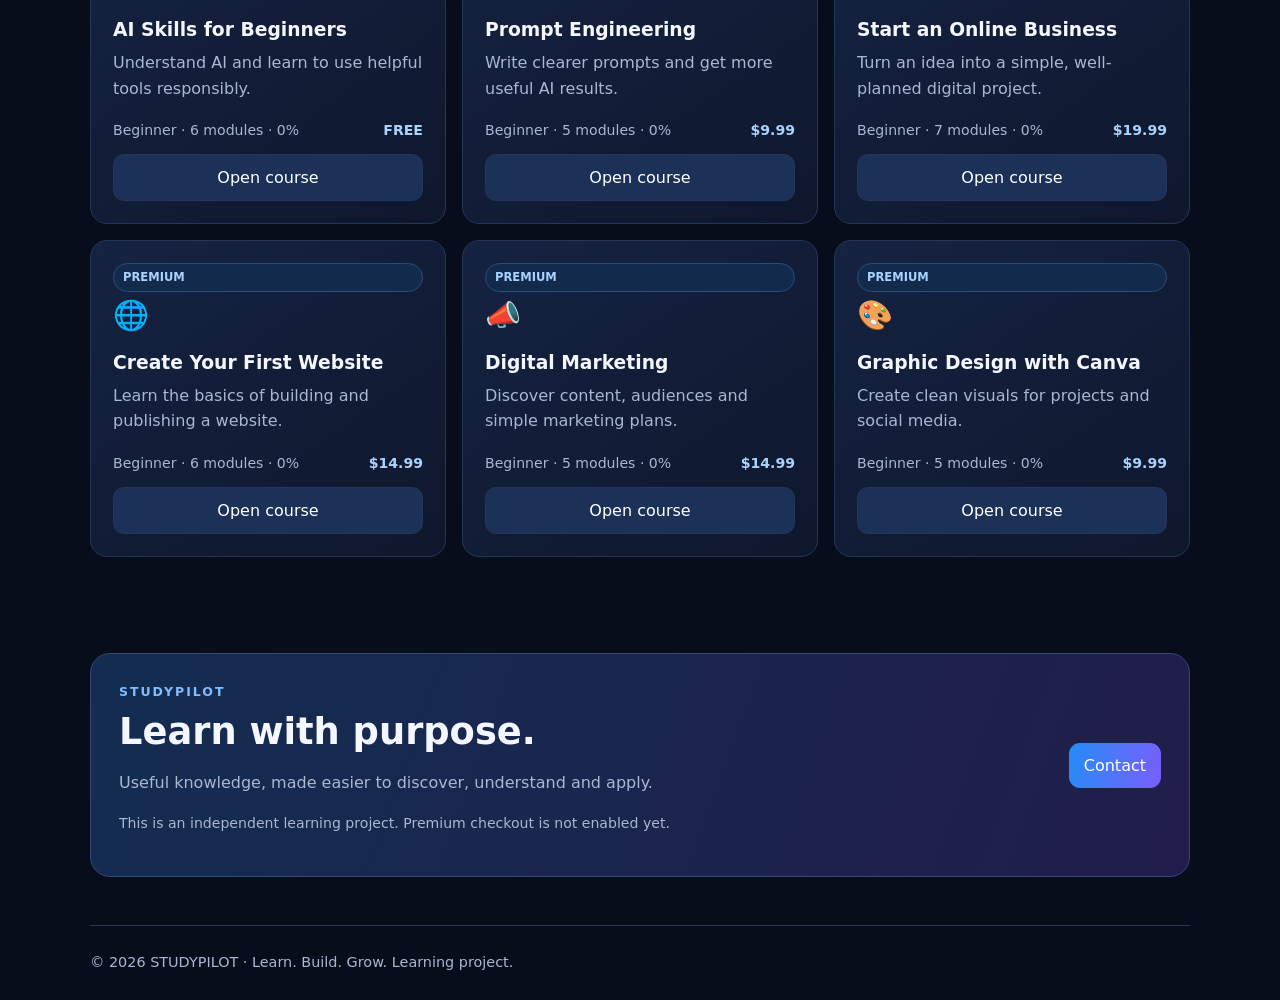
<file: studypilot-index.html>
<!doctype html>
<html lang="en">
<head>
<meta charset="utf-8"><meta name="viewport" content="width=device-width,initial-scale=1">
<meta name="description" content="StudyPilot — practical learning in AI, business, technology and creativity.">
<title>StudyPilot — Learn. Build. Grow.</title>
<style>
:root{--bg:#080d1c;--panel:#111b34;--panel2:#152342;--text:#f4f7ff;--muted:#aab7d2;--blue:#4da3ff;--violet:#8b70ff;--line:#263657;--green:#8ce4c1}
*{box-sizing:border-box}html{scroll-behavior:smooth}body{margin:0;background:radial-gradient(circle at 85% 5%,#28265b 0,transparent 28%),var(--bg);color:var(--text);font:16px/1.6 system-ui,Arial,sans-serif}.wrap{width:min(1100px,92%);margin:auto}
nav{height:76px;display:flex;align-items:center;justify-content:space-between;border-bottom:1px solid var(--line);gap:15px}.logo{font-size:1.4rem;font-weight:900;letter-spacing:1px}.logo span{color:var(--blue)}nav a{color:var(--muted);text-decoration:none;margin-left:22px}button,.btn{border:1px solid var(--line);border-radius:11px;padding:10px 15px;color:white;background:#131f3c;cursor:pointer;text-decoration:none;font-weight:700;font:inherit}button:hover,.btn:hover{filter:brightness(1.18)}.primary{background:linear-gradient(100deg,#258cf4,#795eff);border:0}.hero{padding:75px 0 55px;display:grid;grid-template-columns:1.15fr .85fr;gap:40px;align-items:center}.tag{color:#a8d6ff;border:1px solid #315b91;background:#102341;padding:6px 12px;border-radius:30px;font-size:.85rem}h1{font-size:clamp(2.8rem,6vw,4.8rem);line-height:1.05;letter-spacing:-3px;margin:22px 0}.grad{background:linear-gradient(90deg,#64c4ff,#a18aff);color:transparent;background-clip:text}.lead,.muted{color:var(--muted)}.lead{font-size:1.12rem;max-width:570px}.preview{border:1px solid var(--line);border-radius:24px;padding:24px;background:linear-gradient(145deg,#192b51,#0d152a);box-shadow:0 25px 70px #0008}.dash{background:#080f20;border:1px solid var(--line);border-radius:16px;padding:20px}.bar{height:11px;background:#243352;border-radius:20px;margin:8px 0 18px;overflow:hidden}.bar i{display:block;height:100%;background:linear-gradient(90deg,#36b5ff,#9674ff);border-radius:20px}section{padding:48px 0}.eyebrow{color:#81bdff;font-size:.78rem;letter-spacing:2px;font-weight:800;text-transform:uppercase}h2{font-size:2.3rem;line-height:1.2;margin:8px 0}.grid{display:grid;grid-template-columns:repeat(3,1fr);gap:16px;margin-top:25px}.card{background:linear-gradient(145deg,#152342,#0e172c);border:1px solid var(--line);border-radius:17px;padding:22px;min-height:180px}.card h3{margin:10px 0 5px}.card p{color:var(--muted);margin:0}.icon{font-size:1.8rem}.label{display:inline-block;color:#a9d2ff;background:#122b4d;border:1px solid #284d78;border-radius:20px;padding:4px 9px;font-size:.72rem;font-weight:800}.catalog-tools{display:flex;gap:14px;justify-content:space-between;align-items:center;flex-wrap:wrap;margin:24px 0}.catalog-tools input{flex:1;min-width:220px;padding:12px 14px;border:1px solid var(--line);border-radius:11px;background:#0d172d;color:var(--text);font:inherit}.filters{display:flex;gap:8px;flex-wrap:wrap}.filter.active{background:linear-gradient(100deg,#258cf4,#795eff);border-color:transparent}.course-card{display:flex;flex-direction:column;min-height:275px}.course-card>p{flex:1}.course-meta{display:flex;justify-content:space-between;align-items:center;gap:8px;color:var(--muted);font-size:.88rem;margin:18px 0 12px}.course-meta strong{color:#a9d2ff}.free-label{color:#a8f0d0;background:#10372f;border-color:#246b57}.course-open{width:100%;background:#1b3158}.banner{border:1px solid #344779;background:linear-gradient(110deg,#132d50,#211d4b);padding:28px;border-radius:20px;display:flex;justify-content:space-between;align-items:center;gap:20px}footer{border-top:1px solid var(--line);padding:25px 0;color:var(--muted);font-size:.9rem}
.modal{position:fixed;inset:0;background:#020617eF;display:grid;place-items:center;padding:18px;z-index:20;overflow:auto}.modal[hidden]{display:none}.modal-box{position:relative;width:min(760px,100%);max-height:92vh;overflow:auto;background:#111b34;border:1px solid #344779;border-radius:20px;padding:28px;box-shadow:0 25px 80px #000a}.modal-box h2{font-size:1.8rem;margin:10px 0}.modal-close{position:absolute;right:16px;top:16px}.module-list{display:grid;gap:10px;margin:18px 0}.module-btn{width:100%;text-align:left;display:flex;justify-content:space-between;gap:10px;background:#0c172d}.module-btn.done{border-color:#347c67;color:var(--green)}.lesson{background:#0b1428;border:1px solid var(--line);border-radius:14px;padding:20px;margin-top:18px}.lesson p,.lesson li{color:var(--muted)}.lesson-actions{display:flex;gap:10px;flex-wrap:wrap;margin-top:18px}.quiz-option{display:block;width:100%;text-align:left;margin:8px 0;background:#13213c}.notice{padding:12px;border:1px solid #315b91;background:#102341;border-radius:12px;color:#c7ddff;margin:14px 0}.small{font-size:.88rem;color:var(--muted)}.progress-track{height:9px;background:#243352;border-radius:20px;overflow:hidden;margin:10px 0}.progress-track span{display:block;height:100%;background:linear-gradient(90deg,#36b5ff,#9674ff);width:0}
@media(max-width:760px){.hero{grid-template-columns:1fr;padding:55px 0}.grid{grid-template-columns:1fr 1fr}nav a{display:none}}@media(max-width:500px){.grid{grid-template-columns:1fr}.banner{display:block}h1{letter-spacing:-2px}}
</style></head>
<body><div class="wrap">
<nav><div class="logo">STUDY<span>PILOT</span></div><div><a href="#domains" data-en="Explore" data-fr="Explorer">Explore</a><a href="#courses" data-en="Courses" data-fr="Formations">Courses</a><a href="#about" data-en="About" data-fr="À propos">About</a></div><button id="lang">FR / EN</button></nav>
<main>
<div class="hero"><div><span class="tag" data-en="✦ A smarter way to learn" data-fr="✦ Une meilleure façon d'apprendre">✦ A smarter way to learn</span><h1 data-en="Learn skills.<br><span class='grad'>Build your future.</span>" data-fr="Apprends des compétences.<br><span class='grad'>Construis ton avenir.</span>">Learn skills.<br><span class="grad">Build your future.</span></h1><p class="lead" data-en="Practical learning in business, AI, technology and creativity — made clear, useful and accessible." data-fr="Des formations pratiques en business, IA, technologie et créativité — claires, utiles et accessibles.">Practical learning in business, AI, technology and creativity — made clear, useful and accessible.</p><a class="btn primary" href="#courses" data-en="Explore courses" data-fr="Voir les formations">Explore courses</a> <a class="btn" href="#domains" data-en="Explore categories" data-fr="Voir les catégories">Explore categories</a></div>
<div class="preview"><div class="dash"><div class="muted">YOUR LEARNING SPACE ✦</div><h3 data-en="Your progress" data-fr="Ta progression">Your progress</h3><p class="muted" data-en="Your completed lessons are saved on this device." data-fr="Tes leçons terminées sont enregistrées sur cet appareil.">Your completed lessons are saved on this device.</p><div id="heroProgressText">0% completed</div><div class="bar"><i id="heroProgress" style="width:0%"></i></div><a href="#courses" class="small" data-en="Continue learning ↓" data-fr="Continuer à apprendre ↓">Continue learning ↓</a></div></div></div>
<section id="domains"><div class="eyebrow" data-en="Explore the possibilities" data-fr="Explore les possibilités">Explore the possibilities</div><h2 data-en="One platform. Many ways to grow." data-fr="Une plateforme. Plusieurs façons de progresser.">One platform. Many ways to grow.</h2><p class="muted" data-en="Choose a topic, learn the foundations and put your knowledge into practice." data-fr="Choisis un domaine, apprends les bases et passe à la pratique.">Choose a topic, learn the foundations and put your knowledge into practice.</p><div class="grid">
<article class="card"><div class="icon">💼</div><h3>Business</h3><p data-en="Entrepreneurship, e-commerce and marketing." data-fr="Entrepreneuriat, e-commerce et marketing.">Entrepreneurship, e-commerce and marketing.</p></article>
<article class="card"><div class="icon">🤖</div><h3>Artificial Intelligence</h3><p data-en="AI tools, prompting and responsible automation." data-fr="Outils IA, prompts et automatisation responsable.">AI tools, prompting and responsible automation.</p></article>
<article class="card"><div class="icon">💻</div><h3>Technology</h3><p data-en="Websites, coding and digital skills." data-fr="Sites web, programmation et compétences numériques.">Websites, coding and digital skills.</p></article>
<article class="card"><div class="icon">📊</div><h3 data-en="Money Basics" data-fr="Bases de la finance">Money Basics</h3><p data-en="Budgeting, saving and financial basics." data-fr="Budget, épargne et notions financières.">Budgeting, saving and financial basics.</p></article>
<article class="card"><div class="icon">🎨</div><h3>Design & Creativity</h3><p data-en="Canva, branding and content creation." data-fr="Canva, identité visuelle et création de contenu.">Canva, branding and content creation.</p></article>
<article class="card"><div class="icon">🧠</div><h3 data-en="Personal Growth" data-fr="Développement personnel">Personal Growth</h3><p data-en="Productivity, organisation and learning methods." data-fr="Productivité, organisation et méthodes d'apprentissage.">Productivity, organisation et méthodes d'apprentissage.</p></article>
</div></section>
<section id="courses"><div class="eyebrow" data-en="Learning library" data-fr="Bibliothèque de formations">Learning library</div><h2 data-en="Choose your next skill." data-fr="Choisis ta prochaine compétence.">Choose your next skill.</h2><p class="muted" data-en="Open a course, study each lesson and test what you have learned." data-fr="Ouvre une formation, étudie chaque leçon et teste tes connaissances.">Open a course, study each lesson and test what you have learned.</p>
<div class="catalog-tools"><input id="courseSearch" type="search" placeholder="Search courses…" aria-label="Search courses"><div class="filters"><button class="filter active" data-filter="all" data-en="All courses" data-fr="Toutes">All courses</button><button class="filter" data-filter="free" data-en="Free" data-fr="Gratuites">Free</button><button class="filter" data-filter="premium" data-en="Premium" data-fr="Premium">Premium</button></div></div><div class="grid" id="courseGrid"></div><p id="noCourses" class="muted" hidden>No courses match your search.</p></section>
<section id="about"><div class="banner"><div><div class="eyebrow">STUDYPILOT</div><h2 data-en="Learn with purpose." data-fr="Apprendre avec un objectif.">Learn with purpose.</h2><p class="muted" data-en="Useful knowledge, made easier to discover, understand and apply." data-fr="Des connaissances utiles, plus faciles à découvrir, comprendre et appliquer.">Useful knowledge, made easier to discover, understand and apply.</p><p class="small" data-en="This is an independent learning project. Premium checkout is not enabled yet." data-fr="Ceci est un projet éducatif indépendant. Le paiement Premium n'est pas encore activé.">This is an independent learning project. Premium checkout is not enabled yet.</p></div><a class="btn primary" href="mailto:studypilot.contact@gmail.com">Contact</a></div></section>
</main><footer>© 2026 STUDYPILOT · Learn. Build. Grow. <span data-en="Learning project." data-fr="Projet éducatif.">Learning project.</span></footer></div>
<div class="modal" id="courseModal" hidden role="dialog" aria-modal="true" aria-labelledby="modalTitle"><div class="modal-box"><button class="modal-close" id="modalClose" aria-label="Close">✕</button><div class="eyebrow" id="modalEyebrow">COURSE</div><h2 id="modalTitle"></h2><p class="muted" id="modalDescription"></p><div id="courseProgressText" class="small"></div><div class="progress-track"><span id="courseProgress"></span></div><div class="module-list" id="moduleList"></div><div class="lesson" id="lessonPanel" hidden></div><div class="notice" id="premiumNotice" hidden>Premium course preview. Lessons and checkout will be published after the course content and payment system are ready.</div></div></div>
<script>
let lang='en',activeFilter='all',currentCourse=null,currentLesson=0;
const courses=[
{id:'ai',icon:'🤖',type:'free',title:'AI Skills for Beginners',titleFr:'Les bases de l’intelligence artificielle',desc:'Understand AI and learn to use helpful tools responsibly.',descFr:'Comprends l’IA et apprends à utiliser les outils utiles de manière responsable.',category:'Artificial Intelligence',price:'FREE',modules:[
['What is artificial intelligence?','Artificial intelligence (AI) is a field of computing that builds systems able to perform tasks that usually require human abilities, such as recognizing patterns, understanding language or making predictions. AI does not think or understand exactly like a person.','L’intelligence artificielle (IA) est un domaine informatique qui crée des systèmes capables d’effectuer des tâches qui demandent souvent des capacités humaines, comme reconnaître des modèles ou comprendre du langage. Une IA ne pense pas exactement comme une personne.'],
['Meet AI assistants','AI assistants can help explain concepts, brainstorm ideas, summarize information and practice skills. Their answers can be wrong, incomplete or outdated, so check important facts with reliable sources.','Les assistants IA peuvent expliquer des notions, proposer des idées, résumer des informations et aider à s’entraîner. Leurs réponses peuvent être fausses ou incomplètes : vérifie les informations importantes avec des sources fiables.'],
['Write a clear prompt','A prompt is the instruction you give an AI tool. A useful prompt states the task, gives relevant context, describes the desired format and sets any limits.','Un prompt est la consigne donnée à un outil d’IA. Un bon prompt précise la tâche, le contexte utile, le format souhaité et les limites à respecter.'],
['Check the answer','Ask where claims come from, compare important facts with trusted sources and watch for invented references. Never treat a confident tone as proof that an answer is correct.','Demande d’où viennent les informations, compare les faits importants avec des sources fiables et méfie-toi des références inventées. Un ton assuré ne prouve pas qu’une réponse est correcte.'],
['Use AI responsibly','Protect personal information, respect copyright, disclose AI assistance when required and use AI to support your learning rather than submit work you do not understand.','Protège tes informations personnelles, respecte le droit d’auteur et utilise l’IA pour soutenir tes apprentissages plutôt que rendre un travail que tu ne comprends pas.'],
['Mini project: plan a study session','Choose one school topic. Ask an AI assistant to create a short revision plan with three learning goals, two practice activities and a self-check. Review and improve the result yourself.','Choisis un sujet scolaire. Demande à un assistant IA de créer un petit programme de révision avec trois objectifs, deux activités et une auto-évaluation. Vérifie et améliore toi-même le résultat.']
],quiz:{q:'What should you do before trusting an important AI-generated fact?',qFr:'Que faut-il faire avant de croire une information importante produite par une IA ?',opts:['Accept it if it sounds confident','Check it with reliable sources','Share it immediately'],optsFr:['L’accepter si le ton semble sûr','La vérifier avec des sources fiables','La partager immédiatement'],answer:1}},
{id:'prompts',icon:'✍️',type:'premium',title:'Prompt Engineering',titleFr:'Maîtriser les prompts',desc:'Write clearer prompts and get more useful AI results.',descFr:'Rédige des prompts plus clairs et obtiens de meilleurs résultats avec l’IA.',price:'$9.99',modules:[['How prompts work','A prompt gives a model a task and context. Specific instructions reduce ambiguity.','Un prompt donne une tâche et un contexte au modèle. Des consignes précises réduisent les ambiguïtés.'],['Add useful context','Include the audience, goal and information the model needs. Avoid sharing private information.','Indique le public, l’objectif et les informations nécessaires. Évite les données privées.'],['Specify the format','Ask for a table, checklist, short explanation or step-by-step outline when that format helps.','Demande un tableau, une liste ou une explication courte si cela aide.'],['Refine the result','Review the output and explain what should change. Iterate rather than expecting perfection at once.','Relis le résultat et précise ce qui doit changer. Améliore-le progressivement.'],['Practice and evaluate','Compare outputs against clear criteria: accuracy, clarity, relevance and usefulness.','Compare les résultats selon des critères : exactitude, clarté, pertinence et utilité.']]},
{id:'business',icon:'🚀',type:'premium',title:'Start an Online Business',titleFr:'Lancer un projet en ligne',desc:'Turn an idea into a simple, well-planned digital project.',descFr:'Transforme une idée en projet numérique bien planifié.',price:'$19.99',modules:[['Start with a problem','A useful project solves a real problem for a clearly defined group.','Un projet utile répond à un vrai problème pour un public précis.'],['Understand your audience','Describe who may use the product and what they need.','Décris les personnes qui pourraient utiliser le produit et leurs besoins.'],['Research alternatives','Study existing solutions and identify what you could improve.','Étudie les solutions existantes et repère ce que tu pourrais améliorer.'],['Shape a simple offer','Explain the value, features and limits of your idea.','Explique la valeur, les fonctions et les limites de ton idée.'],['Plan the first version','Choose a small, realistic first version and list the tasks.','Choisis une première version simple et réaliste.'],['Communicate clearly','Describe the project honestly and avoid exaggerated promises.','Présente le projet honnêtement et évite les promesses exagérées.'],['Review and improve','Collect feedback and make changes based on evidence.','Recueille des avis et améliore le projet selon les retours.']]},
{id:'website',icon:'🌐',type:'premium',title:'Create Your First Website',titleFr:'Créer ton premier site web',desc:'Learn the basics of building and publishing a website.',descFr:'Apprends les bases de la création et de la publication d’un site web.',price:'$14.99',modules:[['How websites work','A website is made of files served to a browser. HTML gives structure, CSS controls appearance and JavaScript adds interaction.','Un site est composé de fichiers envoyés au navigateur. HTML structure, CSS met en forme et JavaScript ajoute des interactions.'],['Plan your pages','Decide what visitors need to find and organize pages around those needs.','Décide ce que les visiteurs doivent trouver et organise les pages.'],['HTML structure','HTML uses elements such as headings, paragraphs, links and buttons to organize content.','HTML utilise des éléments comme les titres, paragraphes, liens et boutons.'],['CSS styling','CSS controls layout, spacing, typography and responsive behavior.','CSS contrôle la disposition, les espacements, la typographie et l’adaptation aux écrans.'],['Add interaction','JavaScript can respond to clicks, filter content and update the page.','JavaScript peut réagir aux clics, filtrer le contenu et mettre à jour la page.'],['Publish and test','Test on mobile and desktop, check links and publish your files with a hosting service.','Teste sur mobile et ordinateur, vérifie les liens et publie les fichiers avec un hébergeur.']]},
{id:'marketing',icon:'📣',type:'premium',title:'Digital Marketing',titleFr:'Marketing numérique',desc:'Discover content, audiences and simple marketing plans.',descFr:'Découvre le contenu, les publics et les plans marketing simples.',price:'$14.99',modules:[['What is digital marketing?','Digital marketing communicates a product or idea through online channels.','Le marketing numérique communique autour d’un produit ou d’une idée sur Internet.'],['Define an audience','Understand the needs and interests of the people you want to reach.','Comprends les besoins et les intérêts du public visé.'],['Plan useful content','Create content that answers questions or provides genuine value.','Crée du contenu qui répond à des questions ou apporte une vraie valeur.'],['Choose channels','Choose channels based on audience, format and project goals.','Choisis les canaux selon le public, le format et les objectifs.'],['Measure results','Use meaningful measures and improve based on what you learn.','Utilise des indicateurs pertinents et améliore selon les résultats.']]},
{id:'design',icon:'🎨',type:'premium',title:'Graphic Design with Canva',titleFr:'Design graphique avec Canva',desc:'Create clean visuals for projects and social media.',descFr:'Crée des visuels soignés pour tes projets et les réseaux sociaux.',price:'$9.99',modules:[['Design basics','Good design makes information easy to understand. Start with a clear hierarchy.','Un bon design rend l’information facile à comprendre. Commence par une hiérarchie claire.'],['Layout and spacing','Align related elements and leave enough empty space.','Aligne les éléments liés et laisse suffisamment d’espace.'],['Colour and typography','Use a small, consistent palette and readable fonts.','Utilise une palette limitée et des polices lisibles.'],['Create a visual','Choose a goal, format and audience before building the design.','Choisis un objectif, un format et un public avant de créer le visuel.'],['Review your work','Check readability, contrast, spelling and consistency.','Vérifie la lisibilité, le contraste, l’orthographe et la cohérence.']]}
];
const $=id=>document.getElementById(id);
function saved(){try{return JSON.parse(localStorage.getItem('studypilot_progress')||'{}')}catch(e){return {}}}
function store(p){localStorage.setItem('studypilot_progress',JSON.stringify(p))}
function courseProgress(c){let p=saved()[c.id]||[];return Math.round(p.length/c.modules.length*100)}
function updateHero(){let total=0,done=0;courses.forEach(c=>{total+=c.modules.length;done+=(saved()[c.id]||[]).length});let pct=Math.round(done/total*100);$('heroProgressText').textContent=pct+'% completed';$('heroProgress').style.width=pct+'%'}
function renderCourses(){let q=$('courseSearch').value.toLowerCase().trim();$('courseGrid').innerHTML='';let shown=0;courses.forEach(c=>{let title=lang==='en'?c.title:c.titleFr,desc=lang==='en'?c.desc:c.descFr;let ok=(activeFilter==='all'||activeFilter===c.type)&&(title+' '+desc+c.id).toLowerCase().includes(q);if(!ok)return;shown++;let card=document.createElement('article');card.className='card course-card';card.innerHTML=`<span class="label ${c.type==='free'?'free-label':''}">${c.type==='free'?(lang==='en'?'FREE COURSE':'FORMATION GRATUITE'):(lang==='en'?'PREMIUM':'PREMIUM')}</span><div class="icon">${c.icon}</div><h3>${title}</h3><p>${desc}</p><div class="course-meta"><span>${lang==='en'?'Beginner':'Débutant'} · ${c.modules.length} ${lang==='en'?'modules':'modules'} · ${courseProgress(c)}%</span><strong>${c.price==='FREE'?(lang==='en'?'FREE':'GRATUIT'):c.price}</strong></div><button class="course-open">${lang==='en'?'Open course':'Ouvrir la formation'}</button>`;card.querySelector('button').onclick=()=>openCourse(c.id);$('courseGrid').appendChild(card)});$('noCourses').hidden=shown!==0;updateHero()}
function openCourse(id){currentCourse=courses.find(c=>c.id===id);currentLesson=0;$('modalTitle').textContent=lang==='en'?currentCourse.title:currentCourse.titleFr;$('modalDescription').textContent=lang==='en'?currentCourse.desc:currentCourse.descFr;$('modalEyebrow').textContent=currentCourse.type==='free'?'FREE COURSE':'PREMIUM COURSE';$('premiumNotice').hidden=currentCourse.type==='free';$('lessonPanel').hidden=true;renderModules();$('courseModal').hidden=false}
function renderModules(){let c=currentCourse,done=saved()[c.id]||[];$('courseProgressText').textContent=(lang==='en'?'Progress: ':'Progression : ')+courseProgress(c)+'%';$('courseProgress').style.width=courseProgress(c)+'%';$('moduleList').innerHTML='';c.modules.forEach((m,i)=>{let b=document.createElement('button');b.className='module-btn'+(done.includes(i)?' done':'');b.innerHTML=`<span>${i+1}. ${m[0]}</span><span>${done.includes(i)?'✓':(lang==='en'?'Open':'Ouvrir')}</span>`;b.onclick=()=>showLesson(i);$('moduleList').appendChild(b)})}
function showLesson(i){currentLesson=i;let c=currentCourse,m=c.modules[i],en=lang==='en';let panel=$('lessonPanel');panel.hidden=false;panel.innerHTML=`<div class="eyebrow">${en?'LESSON':'LEÇON'} ${i+1} / ${c.modules.length}</div><h3>${m[0]}</h3><p>${en?m[1]:m[2]}</p><div class="lesson-actions"><button class="primary" id="markDone">${en?'Mark as complete':'Marquer comme terminée'}</button>${i<c.modules.length-1?'<button id="nextLesson">'+(en?'Next lesson →':'Leçon suivante →')+'</button>':''}</div>${i===c.modules.length-1&&c.quiz?`<hr style="border-color:var(--line);margin:22px 0"><h3>${en?'Quick quiz':'Petit quiz'}</h3><p>${en?c.quiz.q:c.quiz.qFr}</p><div id="quizOptions">${(en?c.quiz.opts:c.quiz.optsFr).map((o,n)=>`<button class="quiz-option" data-answer="${n}">${o}</button>`).join('')}</div><p id="quizResult" class="small"></p>`:''}`;$('markDone').onclick=()=>{let p=saved(),arr=p[c.id]||[];if(!arr.includes(i))arr.push(i);p[c.id]=arr;store(p);renderModules();renderCourses();showLesson(i)};if($('nextLesson'))$('nextLesson').onclick=()=>showLesson(i+1);if(c.quiz&&i===c.modules.length-1)document.querySelectorAll('.quiz-option').forEach(b=>b.onclick=()=>{$('quizResult').textContent=Number(b.dataset.answer)===c.quiz.answer?(en?'Correct! Great work.':'Bonne réponse ! Bravo.'):(en?'Not quite. Review the lessons and try again.':'Pas tout à fait. Relis les leçons et réessaie.');$('quizResult').style.color=Number(b.dataset.answer)===c.quiz.answer?'var(--green)':'#ffbd91'})}
function closeModal(){$('courseModal').hidden=true}
$('lang').onclick=()=>{lang=lang==='en'?'fr':'en';document.documentElement.lang=lang;document.querySelectorAll('[data-en]').forEach(e=>e.innerHTML=e.dataset[lang]);$('lang').textContent=lang==='en'?'FR / EN':'EN / FR';$('courseSearch').placeholder=lang==='en'?'Search courses…':'Rechercher une formation…';renderCourses();if(currentCourse&&!$('courseModal').hidden)openCourse(currentCourse.id)};
$('courseSearch').addEventListener('input',renderCourses);document.querySelectorAll('.filter').forEach(b=>b.onclick=()=>{activeFilter=b.dataset.filter;document.querySelectorAll('.filter').forEach(x=>x.classList.toggle('active',x===b));renderCourses()});$('modalClose').onclick=closeModal;$('courseModal').addEventListener('click',e=>{if(e.target===$('courseModal'))closeModal()});document.addEventListener('keydown',e=>{if(e.key==='Escape')closeModal()});renderCourses();
</script></body></html>
</file>
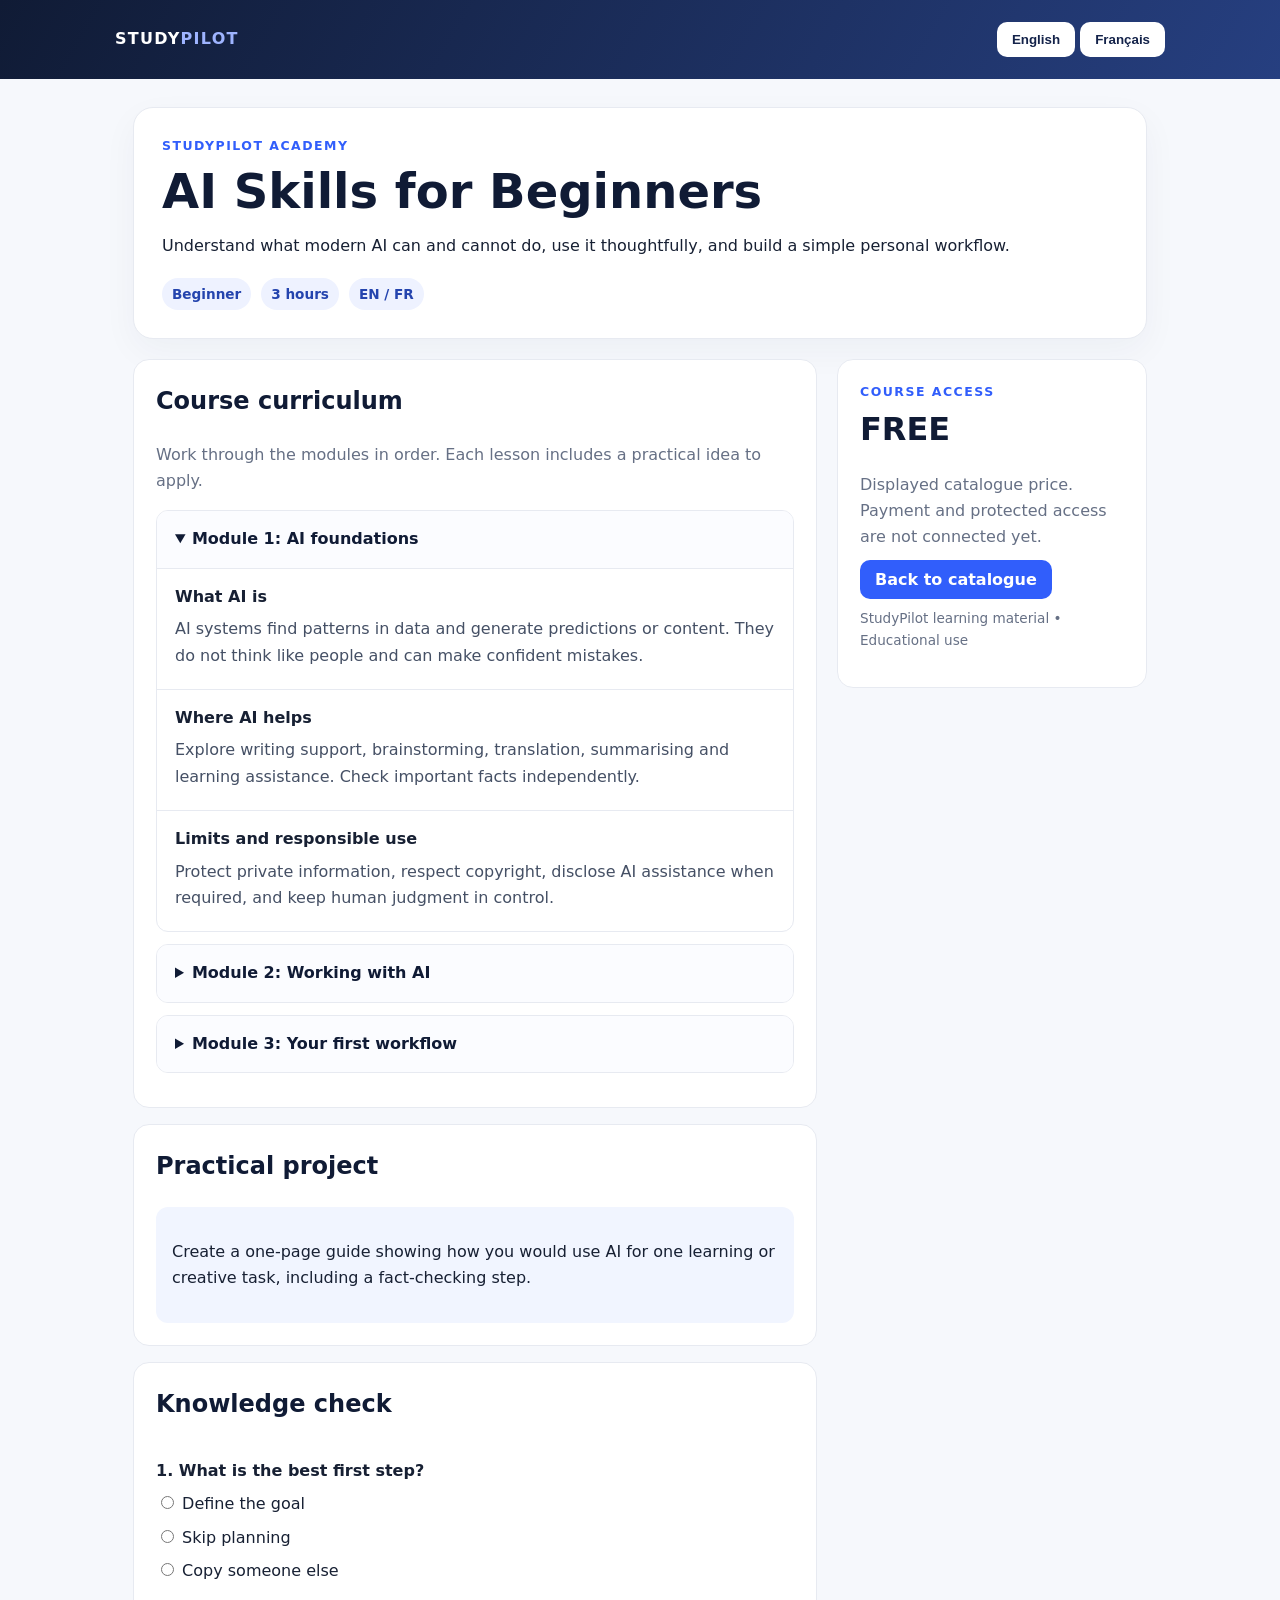
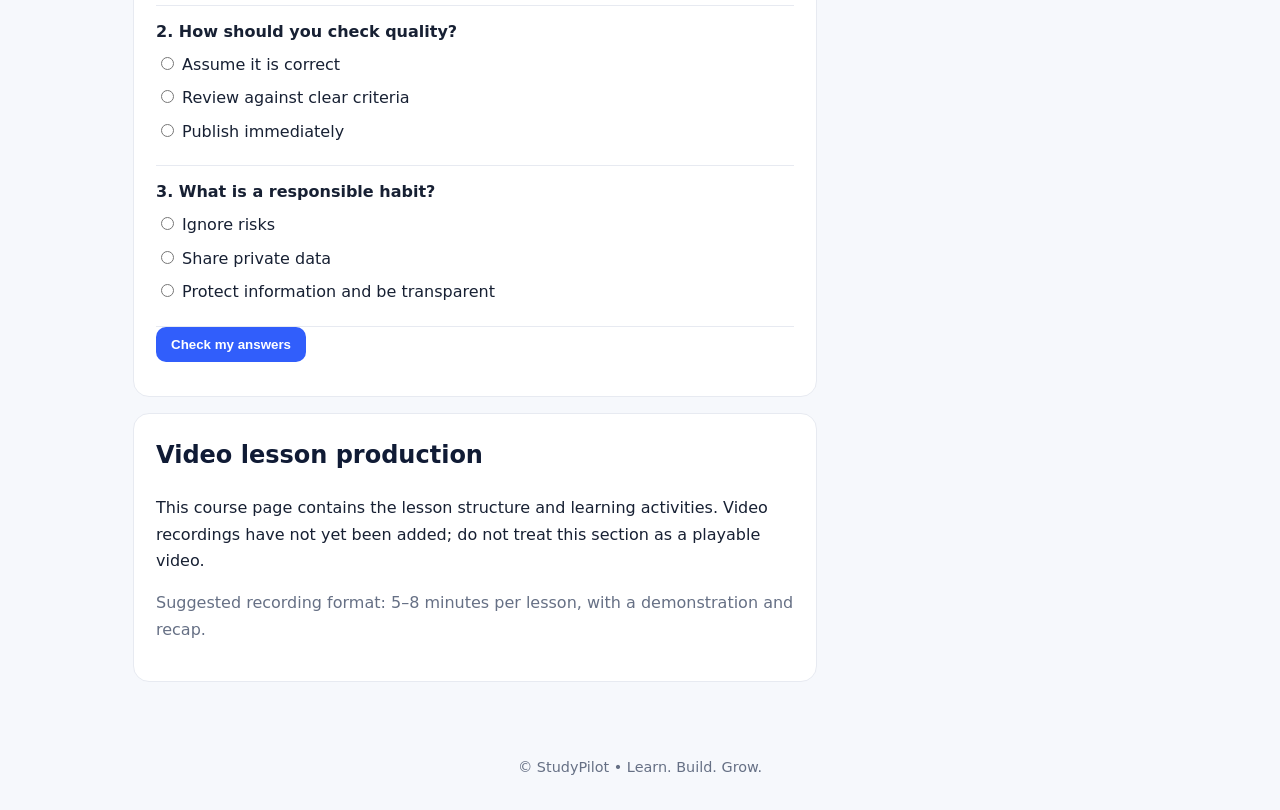
<file: courses/ai-skills.html>
<!doctype html>
<html lang="en"><head><meta charset="utf-8"><meta name="viewport" content="width=device-width,initial-scale=1"><meta name="description" content="Understand what modern AI can and cannot do, use it thoughtfully, and build a simple personal workflow."><title>AI Skills for Beginners | StudyPilot</title><link rel="stylesheet" href="../assets/course.css"></head>
<body><header><div class="top"><div class="brand">STUDY<span>PILOT</span></div><div><button onclick="setLang('en')">English</button> <button onclick="setLang('fr')">Français</button></div></div></header>
<main class="wrap"><section class="hero"><div class="eyebrow">STUDYPILOT ACADEMY</div><h1 data-en="AI Skills for Beginners" data-fr="Les bases de l’intelligence artificielle">AI Skills for Beginners</h1><p data-en="Understand what modern AI can and cannot do, use it thoughtfully, and build a simple personal workflow." data-fr="Comprendre ce que l’IA peut faire ou non, l’utiliser avec discernement et construire une méthode de travail simple.">Understand what modern AI can and cannot do, use it thoughtfully, and build a simple personal workflow.</p><div class="meta"><span class="pill">Beginner</span><span class="pill">3 hours</span><span class="pill">EN / FR</span></div></section>
<div class="grid"><div><section class="card"><h2 data-en="Course curriculum" data-fr="Programme de la formation">Course curriculum</h2><p class="muted" data-en="Work through the modules in order. Each lesson includes a practical idea to apply." data-fr="Suis les modules dans l’ordre. Chaque leçon contient une idée pratique à appliquer.">Work through the modules in order. Each lesson includes a practical idea to apply.</p><details class="module" open><summary><span data-en="Module 1: AI foundations" data-fr="Module 1 : Les fondamentaux de l’IA">Module 1: AI foundations</span></summary><article class="lesson"><h4 data-en="What AI is" data-fr="Ce qu’est l’IA">What AI is</h4><p data-en="AI systems find patterns in data and generate predictions or content. They do not think like people and can make confident mistakes." data-fr="Les systèmes d’IA repèrent des modèles dans les données et génèrent des prédictions ou du contenu. Ils ne pensent pas comme les humains et peuvent se tromper avec assurance.">AI systems find patterns in data and generate predictions or content. They do not think like people and can make confident mistakes.</p></article><article class="lesson"><h4 data-en="Where AI helps" data-fr="À quoi sert l’IA">Where AI helps</h4><p data-en="Explore writing support, brainstorming, translation, summarising and learning assistance. Check important facts independently." data-fr="Découvre l’aide à la rédaction, le brainstorming, la traduction, les résumés et l’apprentissage. Vérifie les informations importantes.">Explore writing support, brainstorming, translation, summarising and learning assistance. Check important facts independently.</p></article><article class="lesson"><h4 data-en="Limits and responsible use" data-fr="Limites et utilisation responsable">Limits and responsible use</h4><p data-en="Protect private information, respect copyright, disclose AI assistance when required, and keep human judgment in control." data-fr="Protège les informations privées, respecte le droit d’auteur, signale l’aide de l’IA lorsque c’est demandé et garde ton jugement humain.">Protect private information, respect copyright, disclose AI assistance when required, and keep human judgment in control.</p></article></details><details class="module" ><summary><span data-en="Module 2: Working with AI" data-fr="Module 2 : Bien travailler avec l’IA">Module 2: Working with AI</span></summary><article class="lesson"><h4 data-en="Give useful context" data-fr="Donner du contexte">Give useful context</h4><p data-en="State your goal, audience, background and constraints. Ask for an output format that is easy to use." data-fr="Précise ton objectif, ton public, le contexte et les contraintes. Demande un format de réponse facile à utiliser.">State your goal, audience, background and constraints. Ask for an output format that is easy to use.</p></article><article class="lesson"><h4 data-en="Improve an answer" data-fr="Améliorer une réponse">Improve an answer</h4><p data-en="Ask the tool to explain assumptions, identify uncertainty and revise a draft against clear criteria." data-fr="Demande à l’outil d’expliquer ses hypothèses, de signaler les incertitudes et de réviser un brouillon selon des critères précis.">Ask the tool to explain assumptions, identify uncertainty and revise a draft against clear criteria.</p></article></details><details class="module" ><summary><span data-en="Module 3: Your first workflow" data-fr="Module 3 : Ton premier processus">Module 3: Your first workflow</span></summary><article class="lesson"><h4 data-en="Apply the workflow" data-fr="Appliquer le processus">Apply the workflow</h4><p data-en="Choose one repetitive, low-risk task. Draft with AI, verify the result, edit it yourself and record what worked." data-fr="Choisis une tâche répétitive et sans risque important. Prépare un brouillon avec l’IA, vérifie-le, corrige-le toi-même et note ce qui fonctionne.">Choose one repetitive, low-risk task. Draft with AI, verify the result, edit it yourself and record what worked.</p></article></details></section>
<section class="card"><h2 data-en="Practical project" data-fr="Projet pratique">Practical project</h2><div class="project"><p data-en="Create a one-page guide showing how you would use AI for one learning or creative task, including a fact-checking step." data-fr="Crée un guide d’une page montrant comment utiliser l’IA pour une tâche d’apprentissage ou de création, avec une étape de vérification.">Create a one-page guide showing how you would use AI for one learning or creative task, including a fact-checking step.</p></div></section>
<section class="card"><h2 data-en="Knowledge check" data-fr="Vérification des connaissances">Knowledge check</h2><form id="quizForm" data-answers="[0,1,2]"><div class="quiz-q"><strong data-en="1. What is the best first step?" data-fr="1. Quelle est la meilleure première étape ?">1. What is the best first step?</strong><label><input type="radio" name="q0" value="0"> <span data-en="Define the goal" data-fr="Définir l’objectif">Define the goal</span></label><label><input type="radio" name="q0" value="1"> <span data-en="Skip planning" data-fr="Ignorer la préparation">Skip planning</span></label><label><input type="radio" name="q0" value="2"> <span data-en="Copy someone else" data-fr="Copier quelqu’un">Copy someone else</span></label></div><div class="quiz-q"><strong data-en="2. How should you check quality?" data-fr="2. Comment vérifier la qualité ?">2. How should you check quality?</strong><label><input type="radio" name="q1" value="0"> <span data-en="Assume it is correct" data-fr="Supposer que tout est correct">Assume it is correct</span></label><label><input type="radio" name="q1" value="1"> <span data-en="Review against clear criteria" data-fr="Vérifier avec des critères clairs">Review against clear criteria</span></label><label><input type="radio" name="q1" value="2"> <span data-en="Publish immediately" data-fr="Publier immédiatement">Publish immediately</span></label></div><div class="quiz-q"><strong data-en="3. What is a responsible habit?" data-fr="3. Quelle est une bonne habitude responsable ?">3. What is a responsible habit?</strong><label><input type="radio" name="q2" value="0"> <span data-en="Ignore risks" data-fr="Ignorer les risques">Ignore risks</span></label><label><input type="radio" name="q2" value="1"> <span data-en="Share private data" data-fr="Partager des données privées">Share private data</span></label><label><input type="radio" name="q2" value="2"> <span data-en="Protect information and be transparent" data-fr="Protéger les informations et être transparent">Protect information and be transparent</span></label></div><button type="button" onclick="gradeQuiz()" data-en="Check my answers" data-fr="Vérifier mes réponses">Check my answers</button><div id="quizResult" class="result" aria-live="polite"></div></form></section>
<section class="card"><h2 data-en="Video lesson production" data-fr="Leçons vidéo à produire">Video lesson production</h2><p data-en="This course page contains the lesson structure and learning activities. Video recordings have not yet been added; do not treat this section as a playable video." data-fr="Cette page contient la structure des leçons et les activités. Les vidéos ne sont pas encore intégrées : cette section n’est pas une vidéo lisible.">This course page contains the lesson structure and learning activities. Video recordings have not yet been added; do not treat this section as a playable video.</p><p class="muted" data-en="Suggested recording format: 5–8 minutes per lesson, with a demonstration and recap." data-fr="Format conseillé : 5 à 8 minutes par leçon, avec démonstration et récapitulatif.">Suggested recording format: 5–8 minutes per lesson, with a demonstration and recap.</p></section></div>
<aside class="side card"><div class="eyebrow" data-en="COURSE ACCESS" data-fr="ACCÈS À LA FORMATION">COURSE ACCESS</div><div class="price">FREE</div><p class="muted" data-en="Displayed catalogue price. Payment and protected access are not connected yet." data-fr="Prix affiché dans le catalogue. Le paiement et l’accès protégé ne sont pas encore connectés.">Displayed catalogue price. Payment and protected access are not connected yet.</p><a class="btn" href="../formations.html" data-en="Back to catalogue" data-fr="Retour au catalogue">Back to catalogue</a><p class="muted" style="font-size:.85rem" data-en="StudyPilot learning material • Educational use" data-fr="Contenu pédagogique StudyPilot • Usage éducatif">StudyPilot learning material • Educational use</p></aside></div></main>
<footer>© StudyPilot • Learn. Build. Grow.</footer><script src="../assets/course.js"></script></body></html>
</file>
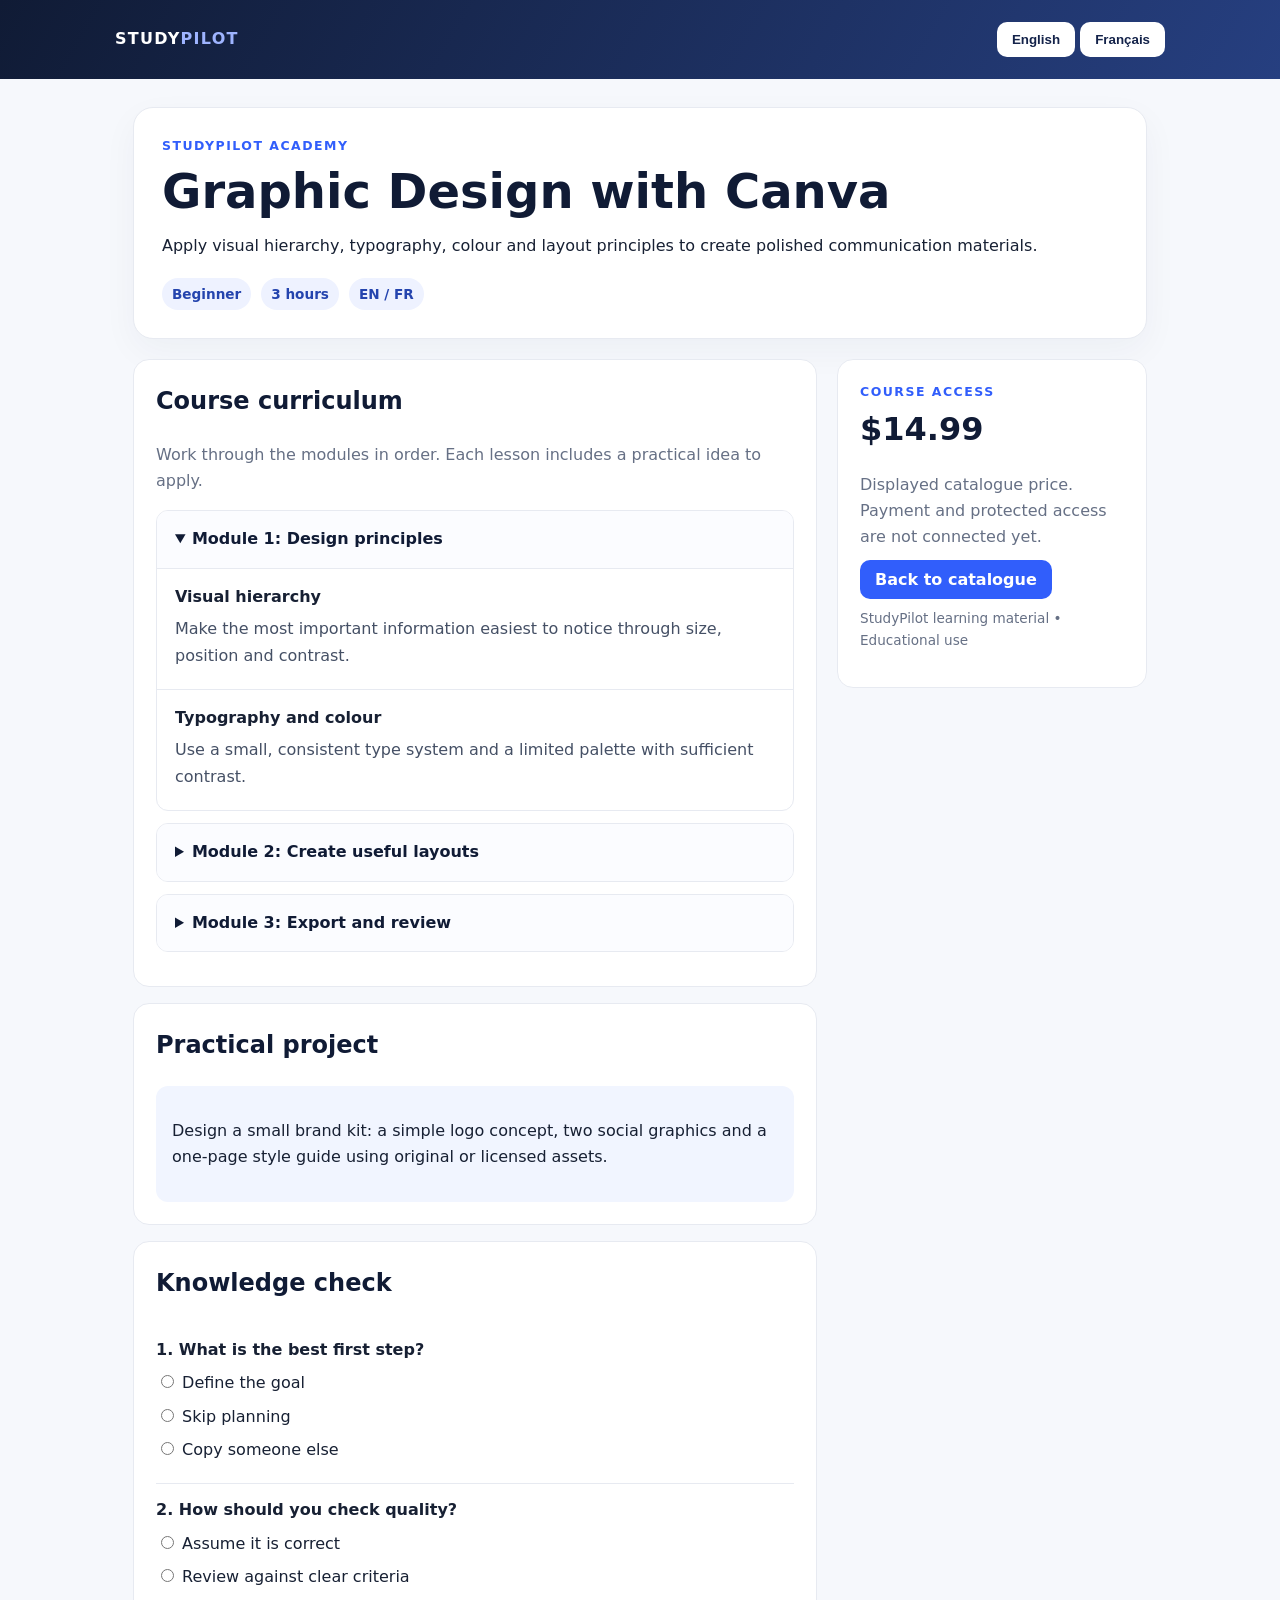
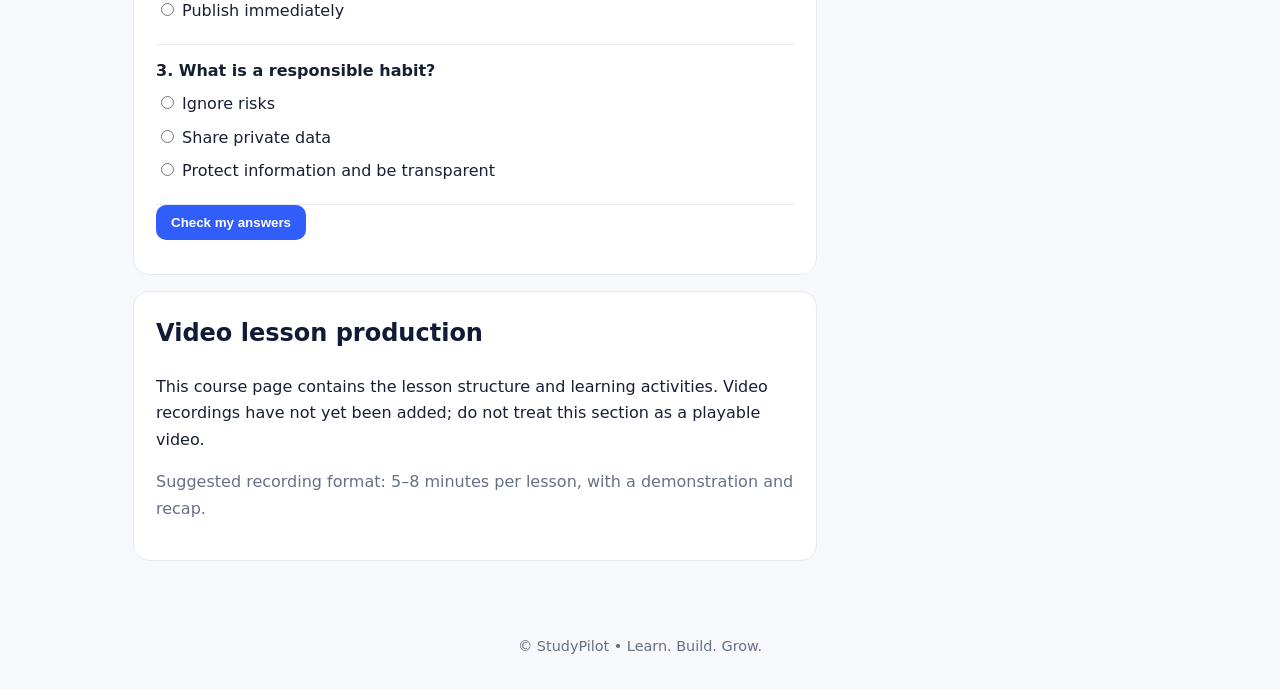
<file: courses/canva-design.html>
<!doctype html>
<html lang="en"><head><meta charset="utf-8"><meta name="viewport" content="width=device-width,initial-scale=1"><meta name="description" content="Apply visual hierarchy, typography, colour and layout principles to create polished communication materials."><title>Graphic Design with Canva | StudyPilot</title><link rel="stylesheet" href="../assets/course.css"></head>
<body><header><div class="top"><div class="brand">STUDY<span>PILOT</span></div><div><button onclick="setLang('en')">English</button> <button onclick="setLang('fr')">Français</button></div></div></header>
<main class="wrap"><section class="hero"><div class="eyebrow">STUDYPILOT ACADEMY</div><h1 data-en="Graphic Design with Canva" data-fr="Design graphique avec Canva">Graphic Design with Canva</h1><p data-en="Apply visual hierarchy, typography, colour and layout principles to create polished communication materials." data-fr="Appliquer la hiérarchie visuelle, la typographie, la couleur et la mise en page pour créer des supports soignés.">Apply visual hierarchy, typography, colour and layout principles to create polished communication materials.</p><div class="meta"><span class="pill">Beginner</span><span class="pill">3 hours</span><span class="pill">EN / FR</span></div></section>
<div class="grid"><div><section class="card"><h2 data-en="Course curriculum" data-fr="Programme de la formation">Course curriculum</h2><p class="muted" data-en="Work through the modules in order. Each lesson includes a practical idea to apply." data-fr="Suis les modules dans l’ordre. Chaque leçon contient une idée pratique à appliquer.">Work through the modules in order. Each lesson includes a practical idea to apply.</p><details class="module" open><summary><span data-en="Module 1: Design principles" data-fr="Module 1 : Principes du design">Module 1: Design principles</span></summary><article class="lesson"><h4 data-en="Visual hierarchy" data-fr="Hiérarchie visuelle">Visual hierarchy</h4><p data-en="Make the most important information easiest to notice through size, position and contrast." data-fr="Rends l’information principale plus visible grâce à la taille, la position et au contraste.">Make the most important information easiest to notice through size, position and contrast.</p></article><article class="lesson"><h4 data-en="Typography and colour" data-fr="Typographie et couleur">Typography and colour</h4><p data-en="Use a small, consistent type system and a limited palette with sufficient contrast." data-fr="Utilise un système typographique simple et une palette limitée avec un contraste suffisant.">Use a small, consistent type system and a limited palette with sufficient contrast.</p></article></details><details class="module" ><summary><span data-en="Module 2: Create useful layouts" data-fr="Module 2 : Créer des mises en page utiles">Module 2: Create useful layouts</span></summary><article class="lesson"><h4 data-en="Grid and spacing" data-fr="Grille et espacements">Grid and spacing</h4><p data-en="Align elements, leave breathing room and repeat spacing rules for consistency." data-fr="Aligne les éléments, laisse de l’espace et répète les règles d’espacement pour assurer la cohérence.">Align elements, leave breathing room and repeat spacing rules for consistency.</p></article><article class="lesson"><h4 data-en="Images and assets" data-fr="Images et ressources">Images and assets</h4><p data-en="Choose relevant visuals and check licences and usage rights before publishing." data-fr="Choisis des visuels pertinents et vérifie les licences et droits d’utilisation avant publication.">Choose relevant visuals and check licences and usage rights before publishing.</p></article></details><details class="module" ><summary><span data-en="Module 3: Export and review" data-fr="Module 3 : Exporter et réviser">Module 3: Export and review</span></summary><article class="lesson"><h4 data-en="Choose the right format" data-fr="Choisir le bon format">Choose the right format</h4><p data-en="Select dimensions and file formats based on the destination, such as social, print or presentation." data-fr="Choisis les dimensions et formats selon la destination : réseaux sociaux, impression ou présentation.">Select dimensions and file formats based on the destination, such as social, print or presentation.</p></article><article class="lesson"><h4 data-en="Quality checklist" data-fr="Liste de contrôle qualité">Quality checklist</h4><p data-en="Check spelling, alignment, contrast, readability and consistency at final size." data-fr="Vérifie l’orthographe, l’alignement, le contraste, la lisibilité et la cohérence au format final.">Check spelling, alignment, contrast, readability and consistency at final size.</p></article></details></section>
<section class="card"><h2 data-en="Practical project" data-fr="Projet pratique">Practical project</h2><div class="project"><p data-en="Design a small brand kit: a simple logo concept, two social graphics and a one-page style guide using original or licensed assets." data-fr="Crée un mini-kit de marque : concept de logo simple, deux visuels sociaux et guide de style d’une page avec des ressources originales ou autorisées.">Design a small brand kit: a simple logo concept, two social graphics and a one-page style guide using original or licensed assets.</p></div></section>
<section class="card"><h2 data-en="Knowledge check" data-fr="Vérification des connaissances">Knowledge check</h2><form id="quizForm" data-answers="[0,1,2]"><div class="quiz-q"><strong data-en="1. What is the best first step?" data-fr="1. Quelle est la meilleure première étape ?">1. What is the best first step?</strong><label><input type="radio" name="q0" value="0"> <span data-en="Define the goal" data-fr="Définir l’objectif">Define the goal</span></label><label><input type="radio" name="q0" value="1"> <span data-en="Skip planning" data-fr="Ignorer la préparation">Skip planning</span></label><label><input type="radio" name="q0" value="2"> <span data-en="Copy someone else" data-fr="Copier quelqu’un">Copy someone else</span></label></div><div class="quiz-q"><strong data-en="2. How should you check quality?" data-fr="2. Comment vérifier la qualité ?">2. How should you check quality?</strong><label><input type="radio" name="q1" value="0"> <span data-en="Assume it is correct" data-fr="Supposer que tout est correct">Assume it is correct</span></label><label><input type="radio" name="q1" value="1"> <span data-en="Review against clear criteria" data-fr="Vérifier avec des critères clairs">Review against clear criteria</span></label><label><input type="radio" name="q1" value="2"> <span data-en="Publish immediately" data-fr="Publier immédiatement">Publish immediately</span></label></div><div class="quiz-q"><strong data-en="3. What is a responsible habit?" data-fr="3. Quelle est une bonne habitude responsable ?">3. What is a responsible habit?</strong><label><input type="radio" name="q2" value="0"> <span data-en="Ignore risks" data-fr="Ignorer les risques">Ignore risks</span></label><label><input type="radio" name="q2" value="1"> <span data-en="Share private data" data-fr="Partager des données privées">Share private data</span></label><label><input type="radio" name="q2" value="2"> <span data-en="Protect information and be transparent" data-fr="Protéger les informations et être transparent">Protect information and be transparent</span></label></div><button type="button" onclick="gradeQuiz()" data-en="Check my answers" data-fr="Vérifier mes réponses">Check my answers</button><div id="quizResult" class="result" aria-live="polite"></div></form></section>
<section class="card"><h2 data-en="Video lesson production" data-fr="Leçons vidéo à produire">Video lesson production</h2><p data-en="This course page contains the lesson structure and learning activities. Video recordings have not yet been added; do not treat this section as a playable video." data-fr="Cette page contient la structure des leçons et les activités. Les vidéos ne sont pas encore intégrées : cette section n’est pas une vidéo lisible.">This course page contains the lesson structure and learning activities. Video recordings have not yet been added; do not treat this section as a playable video.</p><p class="muted" data-en="Suggested recording format: 5–8 minutes per lesson, with a demonstration and recap." data-fr="Format conseillé : 5 à 8 minutes par leçon, avec démonstration et récapitulatif.">Suggested recording format: 5–8 minutes per lesson, with a demonstration and recap.</p></section></div>
<aside class="side card"><div class="eyebrow" data-en="COURSE ACCESS" data-fr="ACCÈS À LA FORMATION">COURSE ACCESS</div><div class="price">$14.99</div><p class="muted" data-en="Displayed catalogue price. Payment and protected access are not connected yet." data-fr="Prix affiché dans le catalogue. Le paiement et l’accès protégé ne sont pas encore connectés.">Displayed catalogue price. Payment and protected access are not connected yet.</p><a class="btn" href="../formations.html" data-en="Back to catalogue" data-fr="Retour au catalogue">Back to catalogue</a><p class="muted" style="font-size:.85rem" data-en="StudyPilot learning material • Educational use" data-fr="Contenu pédagogique StudyPilot • Usage éducatif">StudyPilot learning material • Educational use</p></aside></div></main>
<footer>© StudyPilot • Learn. Build. Grow.</footer><script src="../assets/course.js"></script></body></html>
</file>
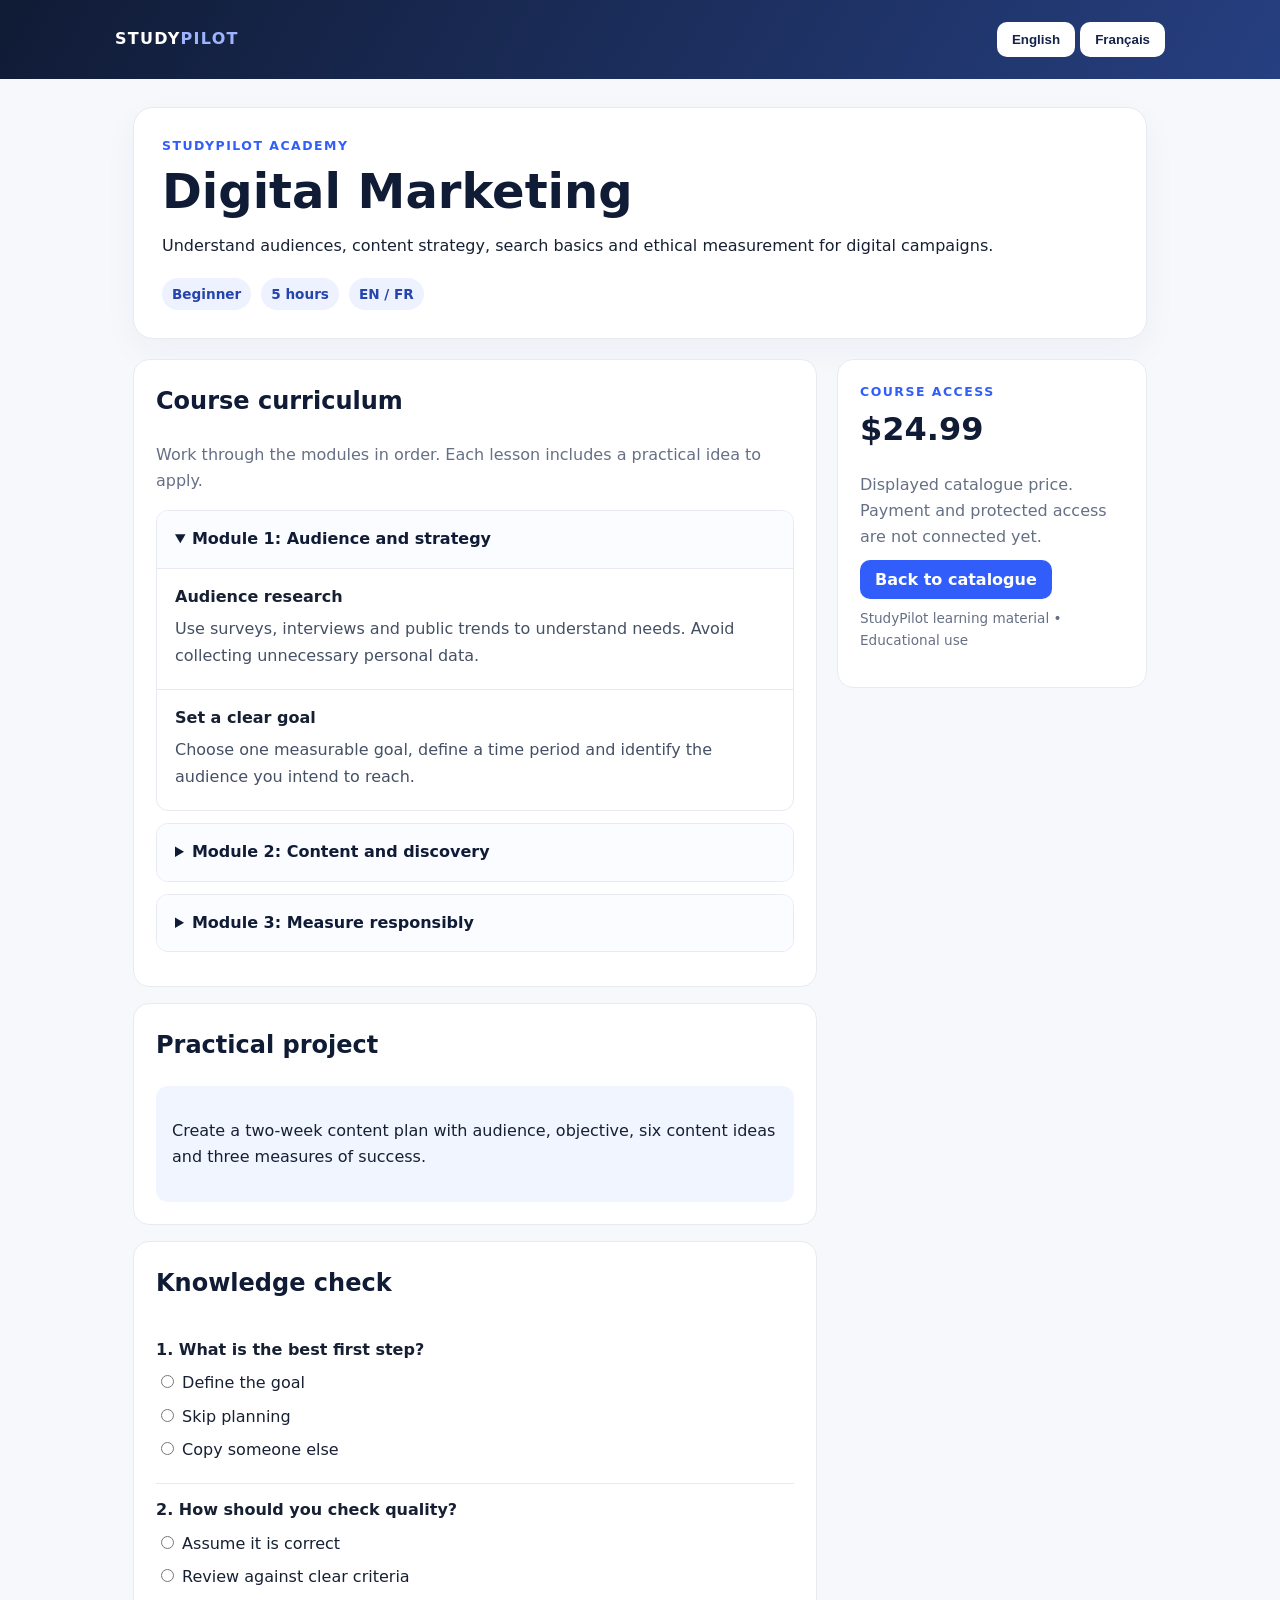
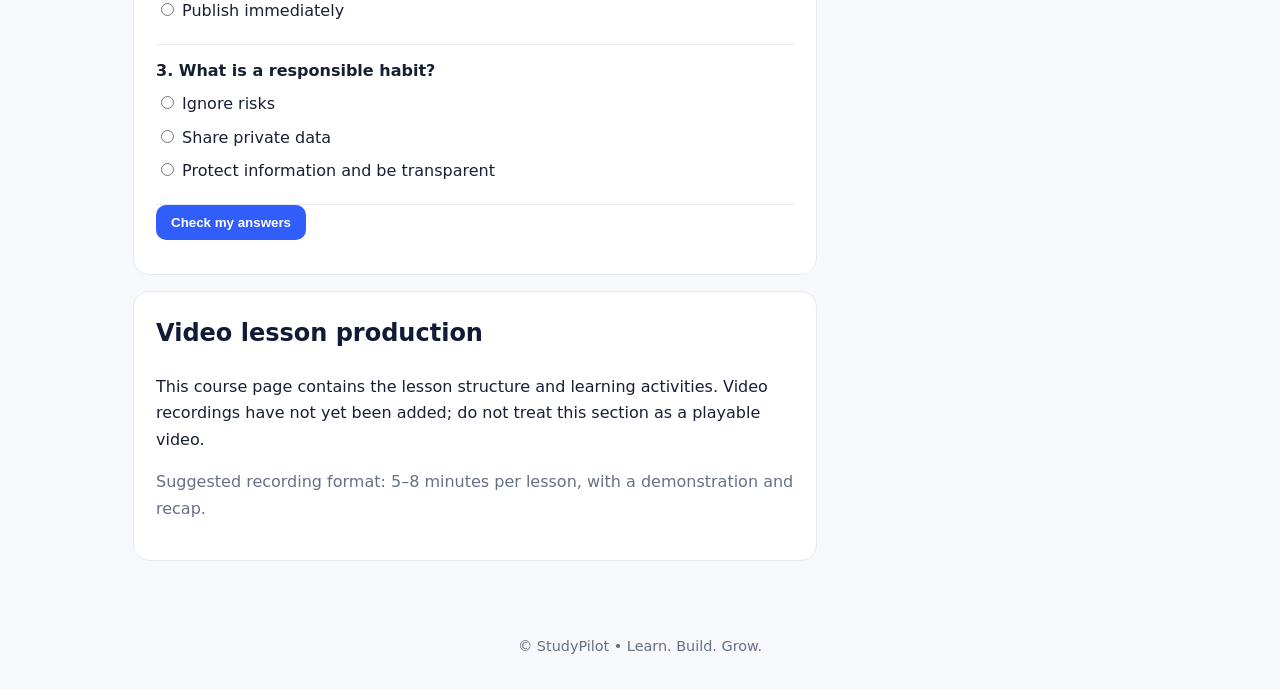
<file: courses/digital-marketing.html>
<!doctype html>
<html lang="en"><head><meta charset="utf-8"><meta name="viewport" content="width=device-width,initial-scale=1"><meta name="description" content="Understand audiences, content strategy, search basics and ethical measurement for digital campaigns."><title>Digital Marketing | StudyPilot</title><link rel="stylesheet" href="../assets/course.css"></head>
<body><header><div class="top"><div class="brand">STUDY<span>PILOT</span></div><div><button onclick="setLang('en')">English</button> <button onclick="setLang('fr')">Français</button></div></div></header>
<main class="wrap"><section class="hero"><div class="eyebrow">STUDYPILOT ACADEMY</div><h1 data-en="Digital Marketing" data-fr="Marketing digital">Digital Marketing</h1><p data-en="Understand audiences, content strategy, search basics and ethical measurement for digital campaigns." data-fr="Comprendre les publics, la stratégie de contenu, les bases du référencement et la mesure responsable des campagnes.">Understand audiences, content strategy, search basics and ethical measurement for digital campaigns.</p><div class="meta"><span class="pill">Beginner</span><span class="pill">5 hours</span><span class="pill">EN / FR</span></div></section>
<div class="grid"><div><section class="card"><h2 data-en="Course curriculum" data-fr="Programme de la formation">Course curriculum</h2><p class="muted" data-en="Work through the modules in order. Each lesson includes a practical idea to apply." data-fr="Suis les modules dans l’ordre. Chaque leçon contient une idée pratique à appliquer.">Work through the modules in order. Each lesson includes a practical idea to apply.</p><details class="module" open><summary><span data-en="Module 1: Audience and strategy" data-fr="Module 1 : Public et stratégie">Module 1: Audience and strategy</span></summary><article class="lesson"><h4 data-en="Audience research" data-fr="Étudier son public">Audience research</h4><p data-en="Use surveys, interviews and public trends to understand needs. Avoid collecting unnecessary personal data." data-fr="Utilise des sondages, entretiens et tendances publiques pour comprendre les besoins. Évite de collecter des données personnelles inutiles.">Use surveys, interviews and public trends to understand needs. Avoid collecting unnecessary personal data.</p></article><article class="lesson"><h4 data-en="Set a clear goal" data-fr="Fixer un objectif clair">Set a clear goal</h4><p data-en="Choose one measurable goal, define a time period and identify the audience you intend to reach." data-fr="Choisis un objectif mesurable, une période et le public que tu souhaites atteindre.">Choose one measurable goal, define a time period and identify the audience you intend to reach.</p></article></details><details class="module" ><summary><span data-en="Module 2: Content and discovery" data-fr="Module 2 : Contenu et visibilité">Module 2: Content and discovery</span></summary><article class="lesson"><h4 data-en="Content pillars" data-fr="Piliers de contenu">Content pillars</h4><p data-en="Create a small set of themes that consistently help your audience." data-fr="Crée quelques thèmes réguliers qui apportent une vraie valeur au public.">Create a small set of themes that consistently help your audience.</p></article><article class="lesson"><h4 data-en="Search fundamentals" data-fr="Bases du référencement">Search fundamentals</h4><p data-en="Write useful page titles, descriptive headings and original content that answers real questions." data-fr="Rédige des titres utiles, des intertitres descriptifs et du contenu original répondant à de vraies questions.">Write useful page titles, descriptive headings and original content that answers real questions.</p></article></details><details class="module" ><summary><span data-en="Module 3: Measure responsibly" data-fr="Module 3 : Mesurer de façon responsable">Module 3: Measure responsibly</span></summary><article class="lesson"><h4 data-en="Useful metrics" data-fr="Indicateurs utiles">Useful metrics</h4><p data-en="Interpret reach, engagement, clicks and conversions in context; no single metric tells the whole story." data-fr="Interprète la portée, l’engagement, les clics et les conversions dans leur contexte ; aucun indicateur ne raconte toute l’histoire.">Interpret reach, engagement, clicks and conversions in context; no single metric tells the whole story.</p></article><article class="lesson"><h4 data-en="Ethical campaigns" data-fr="Campagnes éthiques">Ethical campaigns</h4><p data-en="Be transparent about promotions, respect privacy and avoid misleading claims or manipulative urgency." data-fr="Sois transparent sur les promotions, respecte la vie privée et évite les affirmations trompeuses ou l’urgence artificielle.">Be transparent about promotions, respect privacy and avoid misleading claims or manipulative urgency.</p></article></details></section>
<section class="card"><h2 data-en="Practical project" data-fr="Projet pratique">Practical project</h2><div class="project"><p data-en="Create a two-week content plan with audience, objective, six content ideas and three measures of success." data-fr="Crée un calendrier de contenu sur deux semaines avec public, objectif, six idées et trois indicateurs de réussite.">Create a two-week content plan with audience, objective, six content ideas and three measures of success.</p></div></section>
<section class="card"><h2 data-en="Knowledge check" data-fr="Vérification des connaissances">Knowledge check</h2><form id="quizForm" data-answers="[0,1,2]"><div class="quiz-q"><strong data-en="1. What is the best first step?" data-fr="1. Quelle est la meilleure première étape ?">1. What is the best first step?</strong><label><input type="radio" name="q0" value="0"> <span data-en="Define the goal" data-fr="Définir l’objectif">Define the goal</span></label><label><input type="radio" name="q0" value="1"> <span data-en="Skip planning" data-fr="Ignorer la préparation">Skip planning</span></label><label><input type="radio" name="q0" value="2"> <span data-en="Copy someone else" data-fr="Copier quelqu’un">Copy someone else</span></label></div><div class="quiz-q"><strong data-en="2. How should you check quality?" data-fr="2. Comment vérifier la qualité ?">2. How should you check quality?</strong><label><input type="radio" name="q1" value="0"> <span data-en="Assume it is correct" data-fr="Supposer que tout est correct">Assume it is correct</span></label><label><input type="radio" name="q1" value="1"> <span data-en="Review against clear criteria" data-fr="Vérifier avec des critères clairs">Review against clear criteria</span></label><label><input type="radio" name="q1" value="2"> <span data-en="Publish immediately" data-fr="Publier immédiatement">Publish immediately</span></label></div><div class="quiz-q"><strong data-en="3. What is a responsible habit?" data-fr="3. Quelle est une bonne habitude responsable ?">3. What is a responsible habit?</strong><label><input type="radio" name="q2" value="0"> <span data-en="Ignore risks" data-fr="Ignorer les risques">Ignore risks</span></label><label><input type="radio" name="q2" value="1"> <span data-en="Share private data" data-fr="Partager des données privées">Share private data</span></label><label><input type="radio" name="q2" value="2"> <span data-en="Protect information and be transparent" data-fr="Protéger les informations et être transparent">Protect information and be transparent</span></label></div><button type="button" onclick="gradeQuiz()" data-en="Check my answers" data-fr="Vérifier mes réponses">Check my answers</button><div id="quizResult" class="result" aria-live="polite"></div></form></section>
<section class="card"><h2 data-en="Video lesson production" data-fr="Leçons vidéo à produire">Video lesson production</h2><p data-en="This course page contains the lesson structure and learning activities. Video recordings have not yet been added; do not treat this section as a playable video." data-fr="Cette page contient la structure des leçons et les activités. Les vidéos ne sont pas encore intégrées : cette section n’est pas une vidéo lisible.">This course page contains the lesson structure and learning activities. Video recordings have not yet been added; do not treat this section as a playable video.</p><p class="muted" data-en="Suggested recording format: 5–8 minutes per lesson, with a demonstration and recap." data-fr="Format conseillé : 5 à 8 minutes par leçon, avec démonstration et récapitulatif.">Suggested recording format: 5–8 minutes per lesson, with a demonstration and recap.</p></section></div>
<aside class="side card"><div class="eyebrow" data-en="COURSE ACCESS" data-fr="ACCÈS À LA FORMATION">COURSE ACCESS</div><div class="price">$24.99</div><p class="muted" data-en="Displayed catalogue price. Payment and protected access are not connected yet." data-fr="Prix affiché dans le catalogue. Le paiement et l’accès protégé ne sont pas encore connectés.">Displayed catalogue price. Payment and protected access are not connected yet.</p><a class="btn" href="../formations.html" data-en="Back to catalogue" data-fr="Retour au catalogue">Back to catalogue</a><p class="muted" style="font-size:.85rem" data-en="StudyPilot learning material • Educational use" data-fr="Contenu pédagogique StudyPilot • Usage éducatif">StudyPilot learning material • Educational use</p></aside></div></main>
<footer>© StudyPilot • Learn. Build. Grow.</footer><script src="../assets/course.js"></script></body></html>
</file>
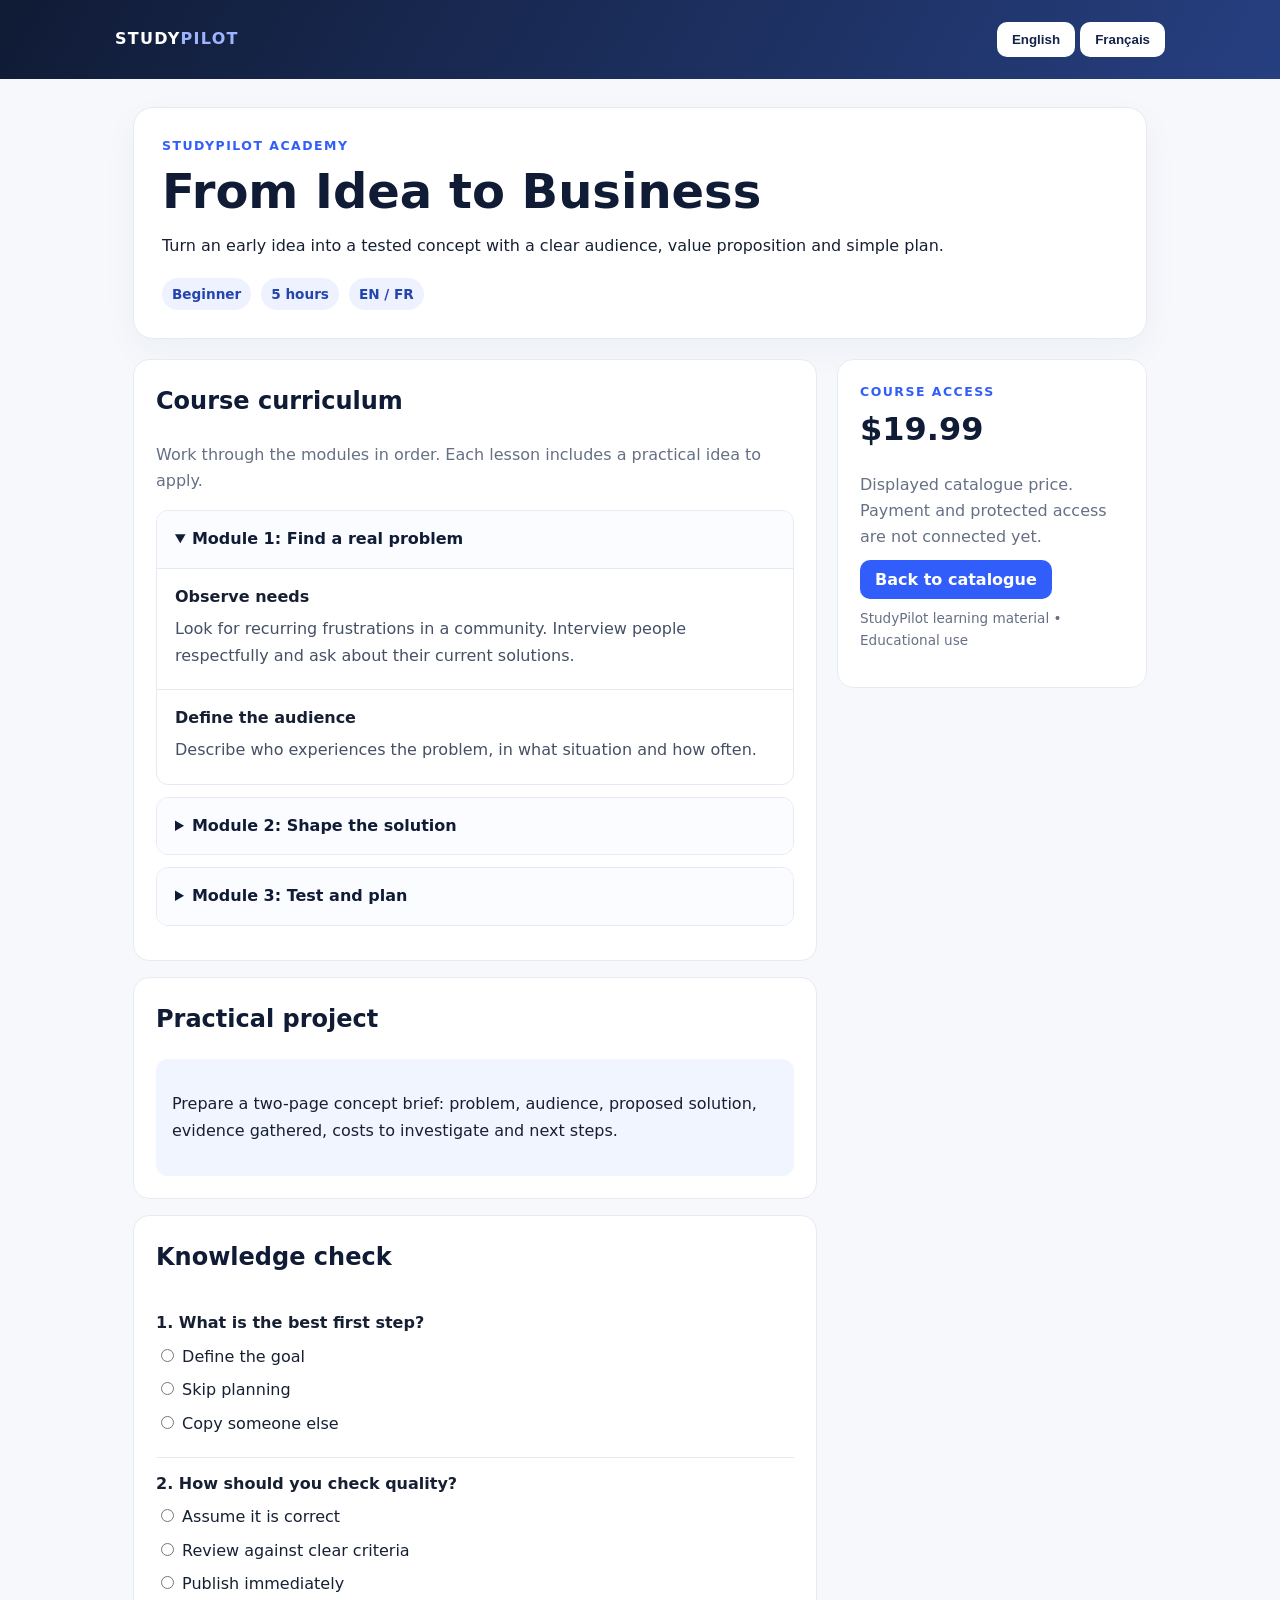
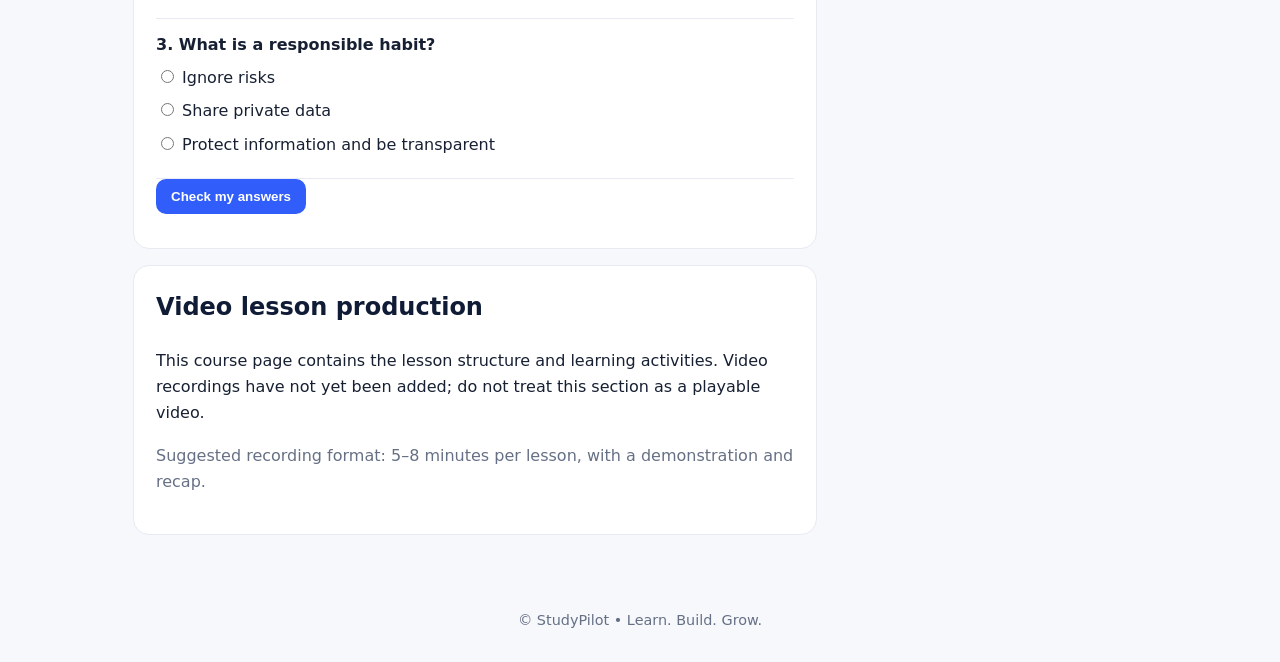
<file: courses/idea-to-business.html>
<!doctype html>
<html lang="en"><head><meta charset="utf-8"><meta name="viewport" content="width=device-width,initial-scale=1"><meta name="description" content="Turn an early idea into a tested concept with a clear audience, value proposition and simple plan."><title>From Idea to Business | StudyPilot</title><link rel="stylesheet" href="../assets/course.css"></head>
<body><header><div class="top"><div class="brand">STUDY<span>PILOT</span></div><div><button onclick="setLang('en')">English</button> <button onclick="setLang('fr')">Français</button></div></div></header>
<main class="wrap"><section class="hero"><div class="eyebrow">STUDYPILOT ACADEMY</div><h1 data-en="From Idea to Business" data-fr="De l’idée au projet entrepreneurial">From Idea to Business</h1><p data-en="Turn an early idea into a tested concept with a clear audience, value proposition and simple plan." data-fr="Transformer une idée en concept testé grâce à un public cible, une proposition de valeur et un plan simple.">Turn an early idea into a tested concept with a clear audience, value proposition and simple plan.</p><div class="meta"><span class="pill">Beginner</span><span class="pill">5 hours</span><span class="pill">EN / FR</span></div></section>
<div class="grid"><div><section class="card"><h2 data-en="Course curriculum" data-fr="Programme de la formation">Course curriculum</h2><p class="muted" data-en="Work through the modules in order. Each lesson includes a practical idea to apply." data-fr="Suis les modules dans l’ordre. Chaque leçon contient une idée pratique à appliquer.">Work through the modules in order. Each lesson includes a practical idea to apply.</p><details class="module" open><summary><span data-en="Module 1: Find a real problem" data-fr="Module 1 : Trouver un vrai problème">Module 1: Find a real problem</span></summary><article class="lesson"><h4 data-en="Observe needs" data-fr="Observer les besoins">Observe needs</h4><p data-en="Look for recurring frustrations in a community. Interview people respectfully and ask about their current solutions." data-fr="Repère les difficultés récurrentes dans un groupe. Interroge les personnes avec respect sur leurs solutions actuelles.">Look for recurring frustrations in a community. Interview people respectfully and ask about their current solutions.</p></article><article class="lesson"><h4 data-en="Define the audience" data-fr="Définir le public">Define the audience</h4><p data-en="Describe who experiences the problem, in what situation and how often." data-fr="Décris qui rencontre le problème, dans quelle situation et à quelle fréquence.">Describe who experiences the problem, in what situation and how often.</p></article></details><details class="module" ><summary><span data-en="Module 2: Shape the solution" data-fr="Module 2 : Construire la solution">Module 2: Shape the solution</span></summary><article class="lesson"><h4 data-en="Value proposition" data-fr="Proposition de valeur">Value proposition</h4><p data-en="Explain the audience, the problem and the benefit in one clear sentence." data-fr="Explique le public, le problème et le bénéfice dans une phrase claire.">Explain the audience, the problem and the benefit in one clear sentence.</p></article><article class="lesson"><h4 data-en="Simple prototype" data-fr="Prototype simple">Simple prototype</h4><p data-en="Create a low-cost mock-up, sample page or demonstration before investing heavily." data-fr="Crée une maquette, une page exemple ou une démonstration simple avant d’investir beaucoup.">Create a low-cost mock-up, sample page or demonstration before investing heavily.</p></article></details><details class="module" ><summary><span data-en="Module 3: Test and plan" data-fr="Module 3 : Tester et planifier">Module 3: Test and plan</span></summary><article class="lesson"><h4 data-en="Gather feedback" data-fr="Recueillir des avis">Gather feedback</h4><p data-en="Ask neutral questions, look for patterns and distinguish compliments from evidence of demand." data-fr="Pose des questions neutres, repère les tendances et distingue les compliments des preuves d’intérêt.">Ask neutral questions, look for patterns and distinguish compliments from evidence of demand.</p></article><article class="lesson"><h4 data-en="First action plan" data-fr="Premier plan d’action">First action plan</h4><p data-en="List the next three actions, estimated costs, risks and a realistic way to measure progress." data-fr="Liste les trois prochaines actions, les coûts estimés, les risques et une façon réaliste de mesurer les progrès.">List the next three actions, estimated costs, risks and a realistic way to measure progress.</p></article></details></section>
<section class="card"><h2 data-en="Practical project" data-fr="Projet pratique">Practical project</h2><div class="project"><p data-en="Prepare a two-page concept brief: problem, audience, proposed solution, evidence gathered, costs to investigate and next steps." data-fr="Prépare une fiche concept de deux pages : problème, public, solution proposée, retours recueillis, coûts à étudier et prochaines étapes.">Prepare a two-page concept brief: problem, audience, proposed solution, evidence gathered, costs to investigate and next steps.</p></div></section>
<section class="card"><h2 data-en="Knowledge check" data-fr="Vérification des connaissances">Knowledge check</h2><form id="quizForm" data-answers="[0,1,2]"><div class="quiz-q"><strong data-en="1. What is the best first step?" data-fr="1. Quelle est la meilleure première étape ?">1. What is the best first step?</strong><label><input type="radio" name="q0" value="0"> <span data-en="Define the goal" data-fr="Définir l’objectif">Define the goal</span></label><label><input type="radio" name="q0" value="1"> <span data-en="Skip planning" data-fr="Ignorer la préparation">Skip planning</span></label><label><input type="radio" name="q0" value="2"> <span data-en="Copy someone else" data-fr="Copier quelqu’un">Copy someone else</span></label></div><div class="quiz-q"><strong data-en="2. How should you check quality?" data-fr="2. Comment vérifier la qualité ?">2. How should you check quality?</strong><label><input type="radio" name="q1" value="0"> <span data-en="Assume it is correct" data-fr="Supposer que tout est correct">Assume it is correct</span></label><label><input type="radio" name="q1" value="1"> <span data-en="Review against clear criteria" data-fr="Vérifier avec des critères clairs">Review against clear criteria</span></label><label><input type="radio" name="q1" value="2"> <span data-en="Publish immediately" data-fr="Publier immédiatement">Publish immediately</span></label></div><div class="quiz-q"><strong data-en="3. What is a responsible habit?" data-fr="3. Quelle est une bonne habitude responsable ?">3. What is a responsible habit?</strong><label><input type="radio" name="q2" value="0"> <span data-en="Ignore risks" data-fr="Ignorer les risques">Ignore risks</span></label><label><input type="radio" name="q2" value="1"> <span data-en="Share private data" data-fr="Partager des données privées">Share private data</span></label><label><input type="radio" name="q2" value="2"> <span data-en="Protect information and be transparent" data-fr="Protéger les informations et être transparent">Protect information and be transparent</span></label></div><button type="button" onclick="gradeQuiz()" data-en="Check my answers" data-fr="Vérifier mes réponses">Check my answers</button><div id="quizResult" class="result" aria-live="polite"></div></form></section>
<section class="card"><h2 data-en="Video lesson production" data-fr="Leçons vidéo à produire">Video lesson production</h2><p data-en="This course page contains the lesson structure and learning activities. Video recordings have not yet been added; do not treat this section as a playable video." data-fr="Cette page contient la structure des leçons et les activités. Les vidéos ne sont pas encore intégrées : cette section n’est pas une vidéo lisible.">This course page contains the lesson structure and learning activities. Video recordings have not yet been added; do not treat this section as a playable video.</p><p class="muted" data-en="Suggested recording format: 5–8 minutes per lesson, with a demonstration and recap." data-fr="Format conseillé : 5 à 8 minutes par leçon, avec démonstration et récapitulatif.">Suggested recording format: 5–8 minutes per lesson, with a demonstration and recap.</p></section></div>
<aside class="side card"><div class="eyebrow" data-en="COURSE ACCESS" data-fr="ACCÈS À LA FORMATION">COURSE ACCESS</div><div class="price">$19.99</div><p class="muted" data-en="Displayed catalogue price. Payment and protected access are not connected yet." data-fr="Prix affiché dans le catalogue. Le paiement et l’accès protégé ne sont pas encore connectés.">Displayed catalogue price. Payment and protected access are not connected yet.</p><a class="btn" href="../formations.html" data-en="Back to catalogue" data-fr="Retour au catalogue">Back to catalogue</a><p class="muted" style="font-size:.85rem" data-en="StudyPilot learning material • Educational use" data-fr="Contenu pédagogique StudyPilot • Usage éducatif">StudyPilot learning material • Educational use</p></aside></div></main>
<footer>© StudyPilot • Learn. Build. Grow.</footer><script src="../assets/course.js"></script></body></html>
</file>
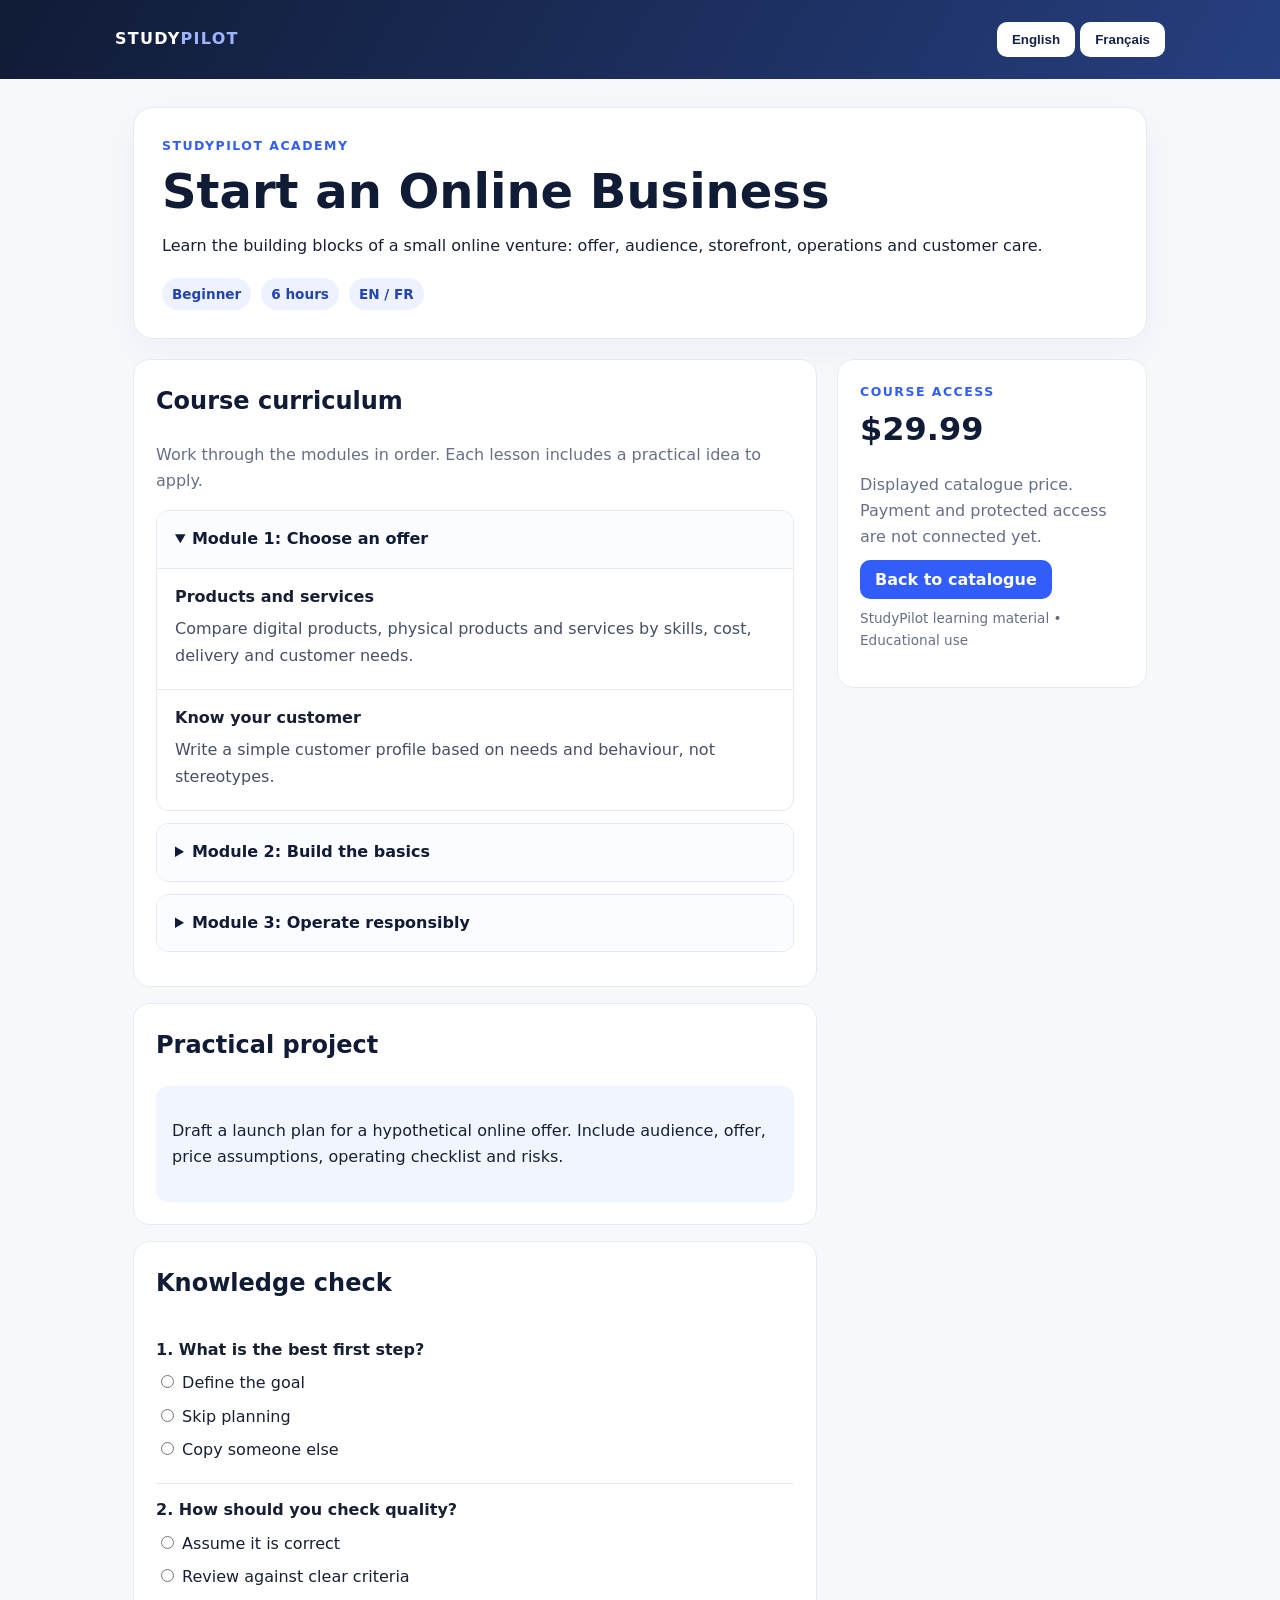
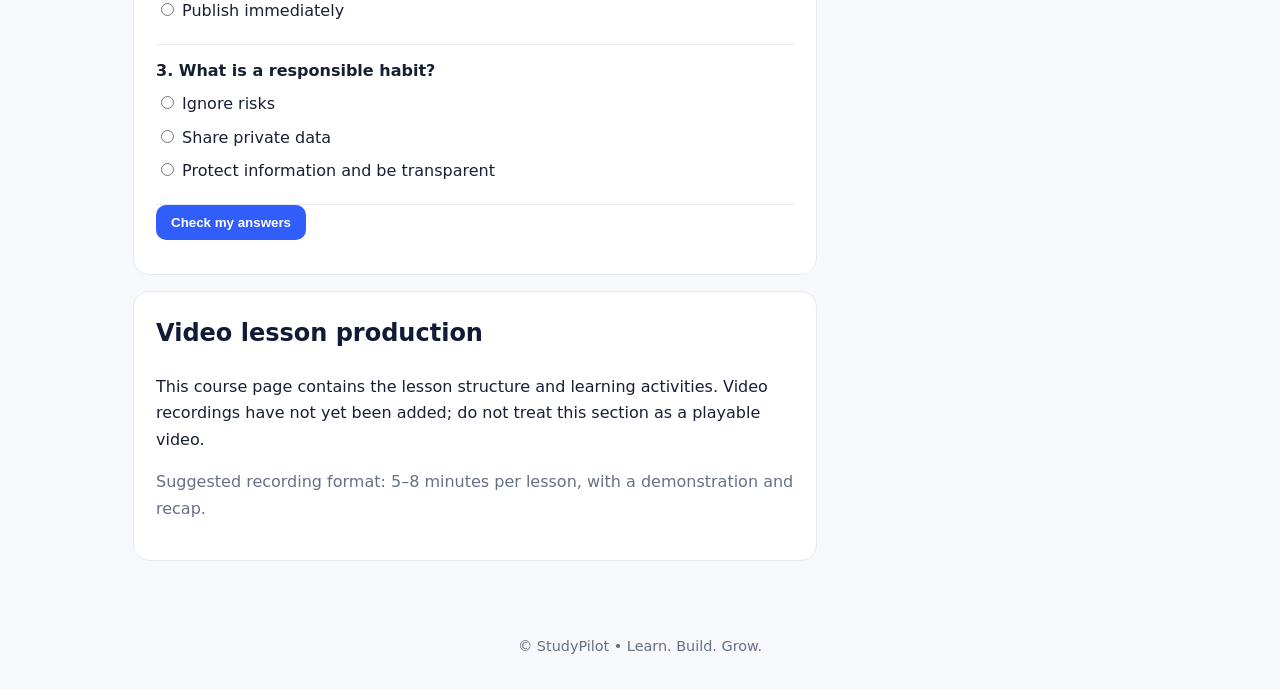
<file: courses/online-business.html>
<!doctype html>
<html lang="en"><head><meta charset="utf-8"><meta name="viewport" content="width=device-width,initial-scale=1"><meta name="description" content="Learn the building blocks of a small online venture: offer, audience, storefront, operations and customer care."><title>Start an Online Business | StudyPilot</title><link rel="stylesheet" href="../assets/course.css"></head>
<body><header><div class="top"><div class="brand">STUDY<span>PILOT</span></div><div><button onclick="setLang('en')">English</button> <button onclick="setLang('fr')">Français</button></div></div></header>
<main class="wrap"><section class="hero"><div class="eyebrow">STUDYPILOT ACADEMY</div><h1 data-en="Start an Online Business" data-fr="Lancer une activité en ligne">Start an Online Business</h1><p data-en="Learn the building blocks of a small online venture: offer, audience, storefront, operations and customer care." data-fr="Découvrir les bases d’une petite activité en ligne : offre, public, boutique, organisation et relation client.">Learn the building blocks of a small online venture: offer, audience, storefront, operations and customer care.</p><div class="meta"><span class="pill">Beginner</span><span class="pill">6 hours</span><span class="pill">EN / FR</span></div></section>
<div class="grid"><div><section class="card"><h2 data-en="Course curriculum" data-fr="Programme de la formation">Course curriculum</h2><p class="muted" data-en="Work through the modules in order. Each lesson includes a practical idea to apply." data-fr="Suis les modules dans l’ordre. Chaque leçon contient une idée pratique à appliquer.">Work through the modules in order. Each lesson includes a practical idea to apply.</p><details class="module" open><summary><span data-en="Module 1: Choose an offer" data-fr="Module 1 : Choisir une offre">Module 1: Choose an offer</span></summary><article class="lesson"><h4 data-en="Products and services" data-fr="Produits et services">Products and services</h4><p data-en="Compare digital products, physical products and services by skills, cost, delivery and customer needs." data-fr="Compare les produits numériques, physiques et les services selon les compétences, le coût, la livraison et les besoins.">Compare digital products, physical products and services by skills, cost, delivery and customer needs.</p></article><article class="lesson"><h4 data-en="Know your customer" data-fr="Connaître ses clients">Know your customer</h4><p data-en="Write a simple customer profile based on needs and behaviour, not stereotypes." data-fr="Rédige un profil client simple fondé sur les besoins et les comportements, sans stéréotypes.">Write a simple customer profile based on needs and behaviour, not stereotypes.</p></article></details><details class="module" ><summary><span data-en="Module 2: Build the basics" data-fr="Module 2 : Construire les bases">Module 2: Build the basics</span></summary><article class="lesson"><h4 data-en="Storefront essentials" data-fr="Les éléments d’une boutique">Storefront essentials</h4><p data-en="A clear offer, honest description, contact method, policies and accessible design build trust." data-fr="Une offre claire, une description honnête, un contact, des conditions et un design accessible renforcent la confiance.">A clear offer, honest description, contact method, policies and accessible design build trust.</p></article><article class="lesson"><h4 data-en="Pricing and costs" data-fr="Prix et coûts">Pricing and costs</h4><p data-en="Account for production, platform fees, delivery, taxes and customer support before setting a price." data-fr="Prends en compte la production, les frais de plateforme, la livraison, les taxes et le service client avant de fixer un prix.">Account for production, platform fees, delivery, taxes and customer support before setting a price.</p></article></details><details class="module" ><summary><span data-en="Module 3: Operate responsibly" data-fr="Module 3 : Gérer avec sérieux">Module 3: Operate responsibly</span></summary><article class="lesson"><h4 data-en="Customer experience" data-fr="Expérience client">Customer experience</h4><p data-en="Set realistic delivery expectations, communicate clearly and handle complaints respectfully." data-fr="Annonce des délais réalistes, communique clairement et traite les réclamations avec respect.">Set realistic delivery expectations, communicate clearly and handle complaints respectfully.</p></article><article class="lesson"><h4 data-en="Measure and improve" data-fr="Mesurer et améliorer">Measure and improve</h4><p data-en="Track a few useful measures such as visits, enquiries, conversion and repeat customers." data-fr="Suis quelques indicateurs utiles : visites, demandes, conversion et clients qui reviennent.">Track a few useful measures such as visits, enquiries, conversion and repeat customers.</p></article></details></section>
<section class="card"><h2 data-en="Practical project" data-fr="Projet pratique">Practical project</h2><div class="project"><p data-en="Draft a launch plan for a hypothetical online offer. Include audience, offer, price assumptions, operating checklist and risks." data-fr="Rédige un plan de lancement pour une offre en ligne fictive : public, offre, hypothèses de prix, liste opérationnelle et risques.">Draft a launch plan for a hypothetical online offer. Include audience, offer, price assumptions, operating checklist and risks.</p></div></section>
<section class="card"><h2 data-en="Knowledge check" data-fr="Vérification des connaissances">Knowledge check</h2><form id="quizForm" data-answers="[0,1,2]"><div class="quiz-q"><strong data-en="1. What is the best first step?" data-fr="1. Quelle est la meilleure première étape ?">1. What is the best first step?</strong><label><input type="radio" name="q0" value="0"> <span data-en="Define the goal" data-fr="Définir l’objectif">Define the goal</span></label><label><input type="radio" name="q0" value="1"> <span data-en="Skip planning" data-fr="Ignorer la préparation">Skip planning</span></label><label><input type="radio" name="q0" value="2"> <span data-en="Copy someone else" data-fr="Copier quelqu’un">Copy someone else</span></label></div><div class="quiz-q"><strong data-en="2. How should you check quality?" data-fr="2. Comment vérifier la qualité ?">2. How should you check quality?</strong><label><input type="radio" name="q1" value="0"> <span data-en="Assume it is correct" data-fr="Supposer que tout est correct">Assume it is correct</span></label><label><input type="radio" name="q1" value="1"> <span data-en="Review against clear criteria" data-fr="Vérifier avec des critères clairs">Review against clear criteria</span></label><label><input type="radio" name="q1" value="2"> <span data-en="Publish immediately" data-fr="Publier immédiatement">Publish immediately</span></label></div><div class="quiz-q"><strong data-en="3. What is a responsible habit?" data-fr="3. Quelle est une bonne habitude responsable ?">3. What is a responsible habit?</strong><label><input type="radio" name="q2" value="0"> <span data-en="Ignore risks" data-fr="Ignorer les risques">Ignore risks</span></label><label><input type="radio" name="q2" value="1"> <span data-en="Share private data" data-fr="Partager des données privées">Share private data</span></label><label><input type="radio" name="q2" value="2"> <span data-en="Protect information and be transparent" data-fr="Protéger les informations et être transparent">Protect information and be transparent</span></label></div><button type="button" onclick="gradeQuiz()" data-en="Check my answers" data-fr="Vérifier mes réponses">Check my answers</button><div id="quizResult" class="result" aria-live="polite"></div></form></section>
<section class="card"><h2 data-en="Video lesson production" data-fr="Leçons vidéo à produire">Video lesson production</h2><p data-en="This course page contains the lesson structure and learning activities. Video recordings have not yet been added; do not treat this section as a playable video." data-fr="Cette page contient la structure des leçons et les activités. Les vidéos ne sont pas encore intégrées : cette section n’est pas une vidéo lisible.">This course page contains the lesson structure and learning activities. Video recordings have not yet been added; do not treat this section as a playable video.</p><p class="muted" data-en="Suggested recording format: 5–8 minutes per lesson, with a demonstration and recap." data-fr="Format conseillé : 5 à 8 minutes par leçon, avec démonstration et récapitulatif.">Suggested recording format: 5–8 minutes per lesson, with a demonstration and recap.</p></section></div>
<aside class="side card"><div class="eyebrow" data-en="COURSE ACCESS" data-fr="ACCÈS À LA FORMATION">COURSE ACCESS</div><div class="price">$29.99</div><p class="muted" data-en="Displayed catalogue price. Payment and protected access are not connected yet." data-fr="Prix affiché dans le catalogue. Le paiement et l’accès protégé ne sont pas encore connectés.">Displayed catalogue price. Payment and protected access are not connected yet.</p><a class="btn" href="../formations.html" data-en="Back to catalogue" data-fr="Retour au catalogue">Back to catalogue</a><p class="muted" style="font-size:.85rem" data-en="StudyPilot learning material • Educational use" data-fr="Contenu pédagogique StudyPilot • Usage éducatif">StudyPilot learning material • Educational use</p></aside></div></main>
<footer>© StudyPilot • Learn. Build. Grow.</footer><script src="../assets/course.js"></script></body></html>
</file>
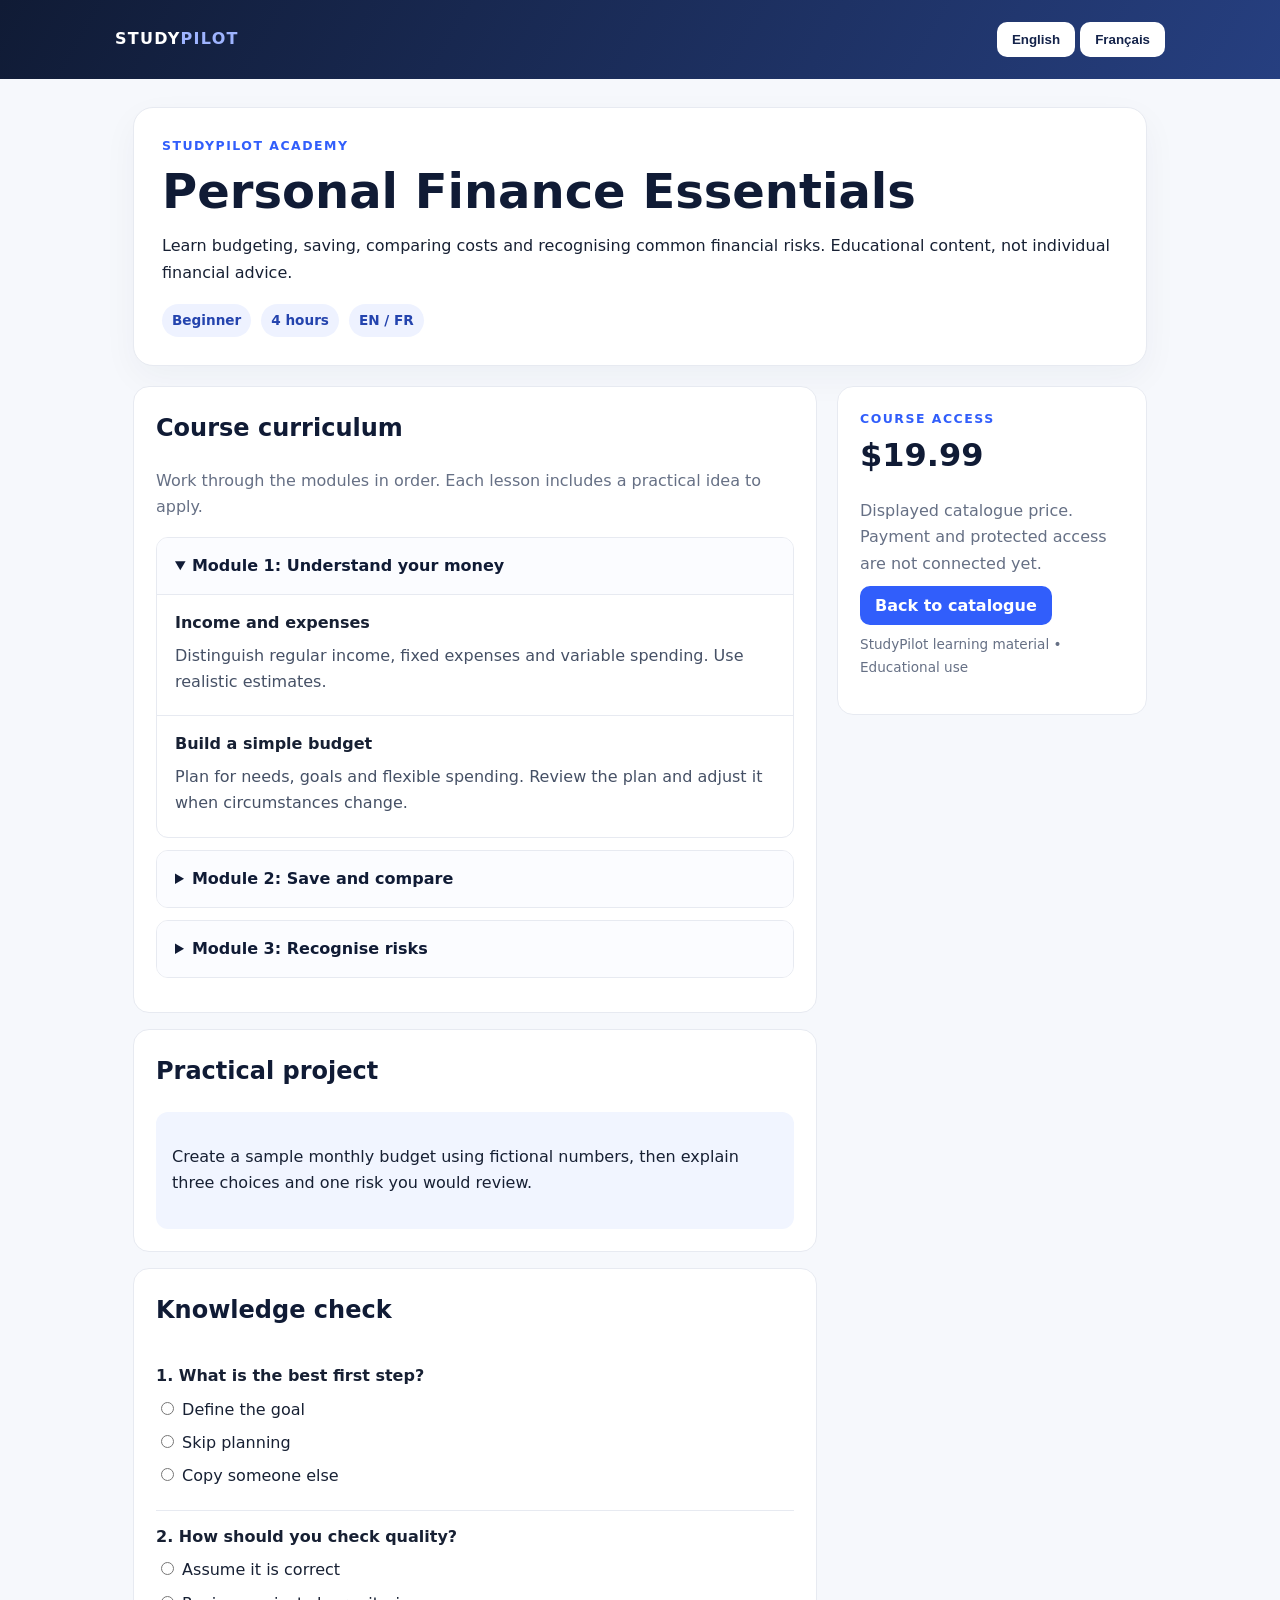
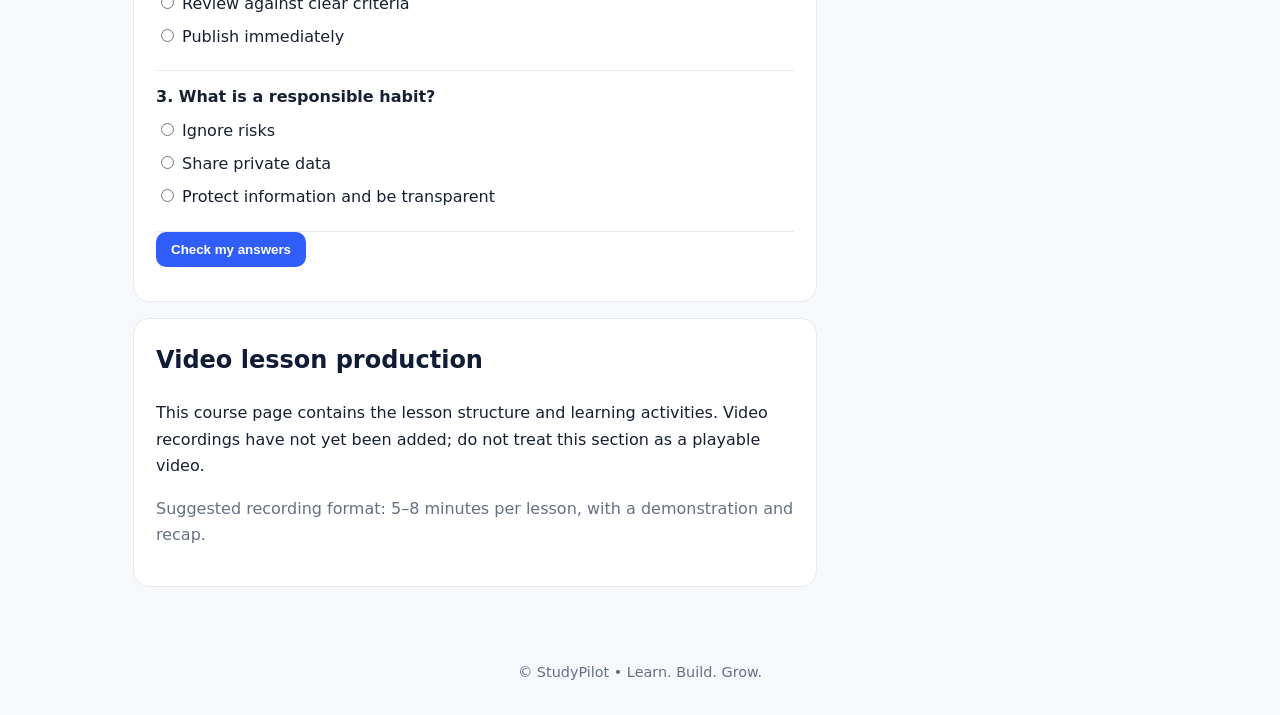
<file: courses/personal-finance.html>
<!doctype html>
<html lang="en"><head><meta charset="utf-8"><meta name="viewport" content="width=device-width,initial-scale=1"><meta name="description" content="Learn budgeting, saving, comparing costs and recognising common financial risks. Educational content, not individual financial advice."><title>Personal Finance Essentials | StudyPilot</title><link rel="stylesheet" href="../assets/course.css"></head>
<body><header><div class="top"><div class="brand">STUDY<span>PILOT</span></div><div><button onclick="setLang('en')">English</button> <button onclick="setLang('fr')">Français</button></div></div></header>
<main class="wrap"><section class="hero"><div class="eyebrow">STUDYPILOT ACADEMY</div><h1 data-en="Personal Finance Essentials" data-fr="Les bases des finances personnelles">Personal Finance Essentials</h1><p data-en="Learn budgeting, saving, comparing costs and recognising common financial risks. Educational content, not individual financial advice." data-fr="Apprendre à établir un budget, épargner, comparer les coûts et reconnaître les risques financiers. Contenu éducatif, pas un conseil financier individuel.">Learn budgeting, saving, comparing costs and recognising common financial risks. Educational content, not individual financial advice.</p><div class="meta"><span class="pill">Beginner</span><span class="pill">4 hours</span><span class="pill">EN / FR</span></div></section>
<div class="grid"><div><section class="card"><h2 data-en="Course curriculum" data-fr="Programme de la formation">Course curriculum</h2><p class="muted" data-en="Work through the modules in order. Each lesson includes a practical idea to apply." data-fr="Suis les modules dans l’ordre. Chaque leçon contient une idée pratique à appliquer.">Work through the modules in order. Each lesson includes a practical idea to apply.</p><details class="module" open><summary><span data-en="Module 1: Understand your money" data-fr="Module 1 : Comprendre son argent">Module 1: Understand your money</span></summary><article class="lesson"><h4 data-en="Income and expenses" data-fr="Revenus et dépenses">Income and expenses</h4><p data-en="Distinguish regular income, fixed expenses and variable spending. Use realistic estimates." data-fr="Distingue les revenus réguliers, les dépenses fixes et les dépenses variables. Utilise des estimations réalistes.">Distinguish regular income, fixed expenses and variable spending. Use realistic estimates.</p></article><article class="lesson"><h4 data-en="Build a simple budget" data-fr="Créer un budget simple">Build a simple budget</h4><p data-en="Plan for needs, goals and flexible spending. Review the plan and adjust it when circumstances change." data-fr="Prévois les besoins, les objectifs et les dépenses flexibles. Révise le budget lorsque la situation change.">Plan for needs, goals and flexible spending. Review the plan and adjust it when circumstances change.</p></article></details><details class="module" ><summary><span data-en="Module 2: Save and compare" data-fr="Module 2 : Épargner et comparer">Module 2: Save and compare</span></summary><article class="lesson"><h4 data-en="Savings goals" data-fr="Objectifs d’épargne">Savings goals</h4><p data-en="Make goals specific and time-based. Small, consistent steps can help build a habit." data-fr="Définis des objectifs précis avec une échéance. De petites étapes régulières peuvent créer une habitude.">Make goals specific and time-based. Small, consistent steps can help build a habit.</p></article><article class="lesson"><h4 data-en="Compare total cost" data-fr="Comparer le coût total">Compare total cost</h4><p data-en="Compare fees, terms, delivery costs and long-term commitments rather than looking only at the headline price." data-fr="Compare les frais, conditions, livraison et engagements à long terme, pas seulement le prix affiché.">Compare fees, terms, delivery costs and long-term commitments rather than looking only at the headline price.</p></article></details><details class="module" ><summary><span data-en="Module 3: Recognise risks" data-fr="Module 3 : Reconnaître les risques">Module 3: Recognise risks</span></summary><article class="lesson"><h4 data-en="Scams and pressure" data-fr="Arnaques et pression">Scams and pressure</h4><p data-en="Be cautious of guaranteed returns, urgency, requests for secrecy and offers that seem too good to be true." data-fr="Méfie-toi des rendements garantis, de l’urgence, des demandes de secret et des offres trop belles pour être vraies.">Be cautious of guaranteed returns, urgency, requests for secrecy and offers that seem too good to be true.</p></article><article class="lesson"><h4 data-en="Make informed choices" data-fr="Faire des choix éclairés">Make informed choices</h4><p data-en="For important decisions, consult a trusted adult or qualified professional and check reliable local information." data-fr="Pour les décisions importantes, consulte un adulte de confiance ou un professionnel qualifié et vérifie les informations locales fiables.">For important decisions, consult a trusted adult or qualified professional and check reliable local information.</p></article></details></section>
<section class="card"><h2 data-en="Practical project" data-fr="Projet pratique">Practical project</h2><div class="project"><p data-en="Create a sample monthly budget using fictional numbers, then explain three choices and one risk you would review." data-fr="Crée un budget mensuel fictif avec des chiffres inventés, puis explique trois choix et un risque à revoir.">Create a sample monthly budget using fictional numbers, then explain three choices and one risk you would review.</p></div></section>
<section class="card"><h2 data-en="Knowledge check" data-fr="Vérification des connaissances">Knowledge check</h2><form id="quizForm" data-answers="[0,1,2]"><div class="quiz-q"><strong data-en="1. What is the best first step?" data-fr="1. Quelle est la meilleure première étape ?">1. What is the best first step?</strong><label><input type="radio" name="q0" value="0"> <span data-en="Define the goal" data-fr="Définir l’objectif">Define the goal</span></label><label><input type="radio" name="q0" value="1"> <span data-en="Skip planning" data-fr="Ignorer la préparation">Skip planning</span></label><label><input type="radio" name="q0" value="2"> <span data-en="Copy someone else" data-fr="Copier quelqu’un">Copy someone else</span></label></div><div class="quiz-q"><strong data-en="2. How should you check quality?" data-fr="2. Comment vérifier la qualité ?">2. How should you check quality?</strong><label><input type="radio" name="q1" value="0"> <span data-en="Assume it is correct" data-fr="Supposer que tout est correct">Assume it is correct</span></label><label><input type="radio" name="q1" value="1"> <span data-en="Review against clear criteria" data-fr="Vérifier avec des critères clairs">Review against clear criteria</span></label><label><input type="radio" name="q1" value="2"> <span data-en="Publish immediately" data-fr="Publier immédiatement">Publish immediately</span></label></div><div class="quiz-q"><strong data-en="3. What is a responsible habit?" data-fr="3. Quelle est une bonne habitude responsable ?">3. What is a responsible habit?</strong><label><input type="radio" name="q2" value="0"> <span data-en="Ignore risks" data-fr="Ignorer les risques">Ignore risks</span></label><label><input type="radio" name="q2" value="1"> <span data-en="Share private data" data-fr="Partager des données privées">Share private data</span></label><label><input type="radio" name="q2" value="2"> <span data-en="Protect information and be transparent" data-fr="Protéger les informations et être transparent">Protect information and be transparent</span></label></div><button type="button" onclick="gradeQuiz()" data-en="Check my answers" data-fr="Vérifier mes réponses">Check my answers</button><div id="quizResult" class="result" aria-live="polite"></div></form></section>
<section class="card"><h2 data-en="Video lesson production" data-fr="Leçons vidéo à produire">Video lesson production</h2><p data-en="This course page contains the lesson structure and learning activities. Video recordings have not yet been added; do not treat this section as a playable video." data-fr="Cette page contient la structure des leçons et les activités. Les vidéos ne sont pas encore intégrées : cette section n’est pas une vidéo lisible.">This course page contains the lesson structure and learning activities. Video recordings have not yet been added; do not treat this section as a playable video.</p><p class="muted" data-en="Suggested recording format: 5–8 minutes per lesson, with a demonstration and recap." data-fr="Format conseillé : 5 à 8 minutes par leçon, avec démonstration et récapitulatif.">Suggested recording format: 5–8 minutes per lesson, with a demonstration and recap.</p></section></div>
<aside class="side card"><div class="eyebrow" data-en="COURSE ACCESS" data-fr="ACCÈS À LA FORMATION">COURSE ACCESS</div><div class="price">$19.99</div><p class="muted" data-en="Displayed catalogue price. Payment and protected access are not connected yet." data-fr="Prix affiché dans le catalogue. Le paiement et l’accès protégé ne sont pas encore connectés.">Displayed catalogue price. Payment and protected access are not connected yet.</p><a class="btn" href="../formations.html" data-en="Back to catalogue" data-fr="Retour au catalogue">Back to catalogue</a><p class="muted" style="font-size:.85rem" data-en="StudyPilot learning material • Educational use" data-fr="Contenu pédagogique StudyPilot • Usage éducatif">StudyPilot learning material • Educational use</p></aside></div></main>
<footer>© StudyPilot • Learn. Build. Grow.</footer><script src="../assets/course.js"></script></body></html>
</file>
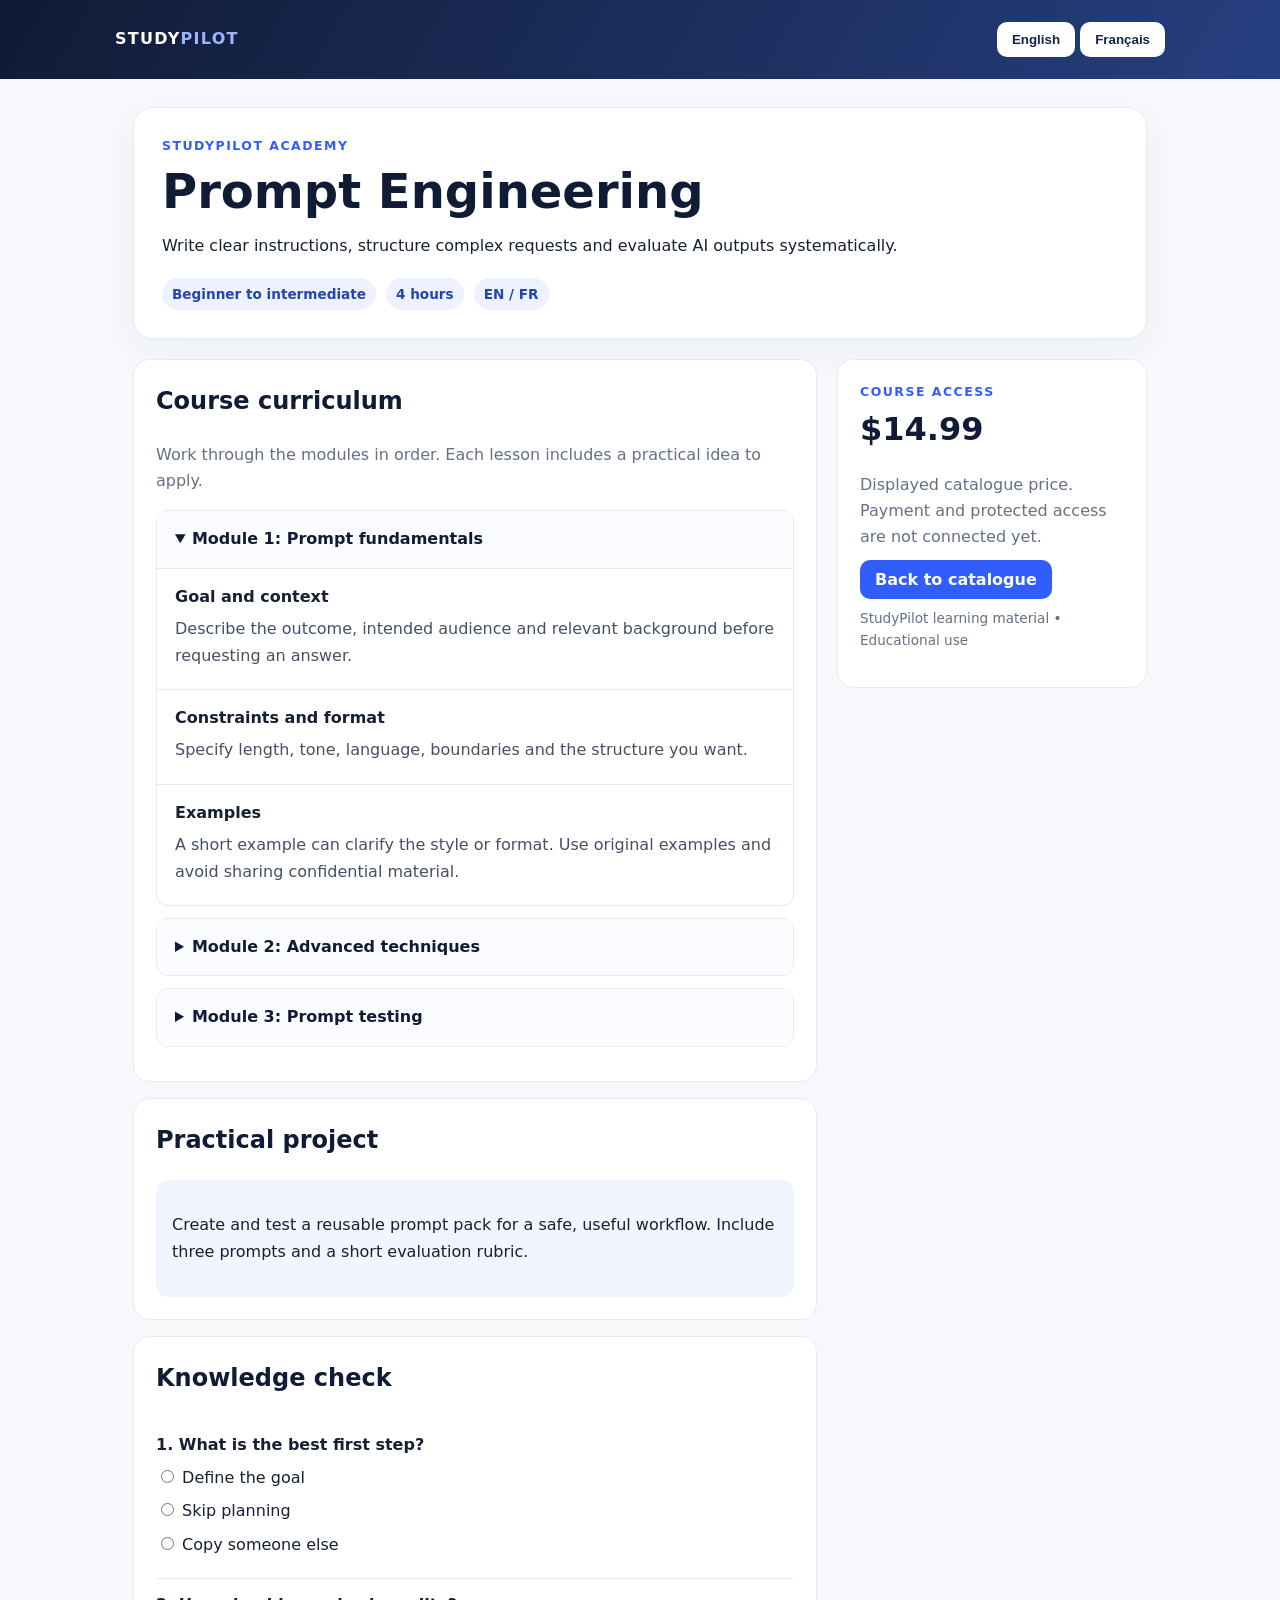
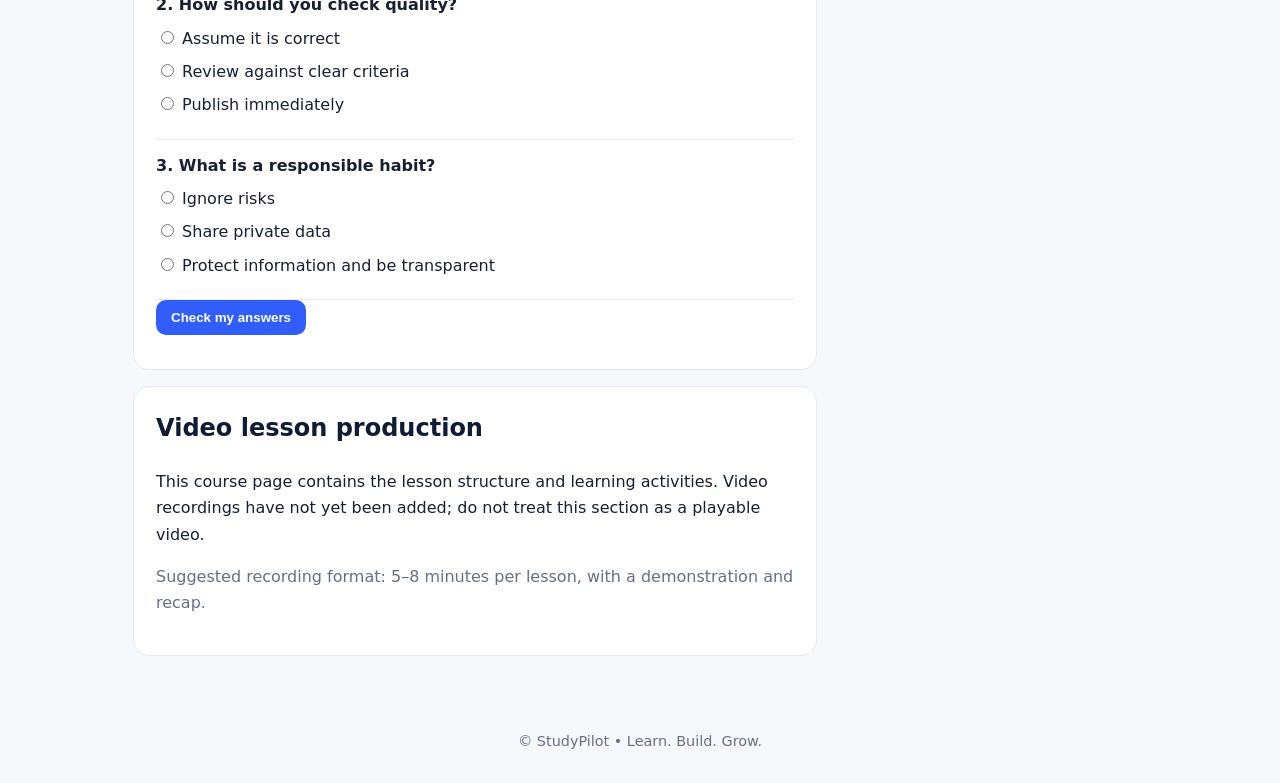
<file: courses/prompt-engineering.html>
<!doctype html>
<html lang="en"><head><meta charset="utf-8"><meta name="viewport" content="width=device-width,initial-scale=1"><meta name="description" content="Write clear instructions, structure complex requests and evaluate AI outputs systematically."><title>Prompt Engineering | StudyPilot</title><link rel="stylesheet" href="../assets/course.css"></head>
<body><header><div class="top"><div class="brand">STUDY<span>PILOT</span></div><div><button onclick="setLang('en')">English</button> <button onclick="setLang('fr')">Français</button></div></div></header>
<main class="wrap"><section class="hero"><div class="eyebrow">STUDYPILOT ACADEMY</div><h1 data-en="Prompt Engineering" data-fr="L’art de rédiger des prompts">Prompt Engineering</h1><p data-en="Write clear instructions, structure complex requests and evaluate AI outputs systematically." data-fr="Rédiger des consignes claires, structurer des demandes complexes et évaluer les réponses de l’IA.">Write clear instructions, structure complex requests and evaluate AI outputs systematically.</p><div class="meta"><span class="pill">Beginner to intermediate</span><span class="pill">4 hours</span><span class="pill">EN / FR</span></div></section>
<div class="grid"><div><section class="card"><h2 data-en="Course curriculum" data-fr="Programme de la formation">Course curriculum</h2><p class="muted" data-en="Work through the modules in order. Each lesson includes a practical idea to apply." data-fr="Suis les modules dans l’ordre. Chaque leçon contient une idée pratique à appliquer.">Work through the modules in order. Each lesson includes a practical idea to apply.</p><details class="module" open><summary><span data-en="Module 1: Prompt fundamentals" data-fr="Module 1 : Les bases du prompt">Module 1: Prompt fundamentals</span></summary><article class="lesson"><h4 data-en="Goal and context" data-fr="Objectif et contexte">Goal and context</h4><p data-en="Describe the outcome, intended audience and relevant background before requesting an answer." data-fr="Décris le résultat attendu, le public visé et le contexte utile avant de demander une réponse.">Describe the outcome, intended audience and relevant background before requesting an answer.</p></article><article class="lesson"><h4 data-en="Constraints and format" data-fr="Contraintes et format">Constraints and format</h4><p data-en="Specify length, tone, language, boundaries and the structure you want." data-fr="Précise la longueur, le ton, la langue, les limites et la structure souhaitée.">Specify length, tone, language, boundaries and the structure you want.</p></article><article class="lesson"><h4 data-en="Examples" data-fr="Exemples">Examples</h4><p data-en="A short example can clarify the style or format. Use original examples and avoid sharing confidential material." data-fr="Un court exemple peut clarifier le style ou le format. Utilise des exemples originaux et évite les informations confidentielles.">A short example can clarify the style or format. Use original examples and avoid sharing confidential material.</p></article></details><details class="module" ><summary><span data-en="Module 2: Advanced techniques" data-fr="Module 2 : Techniques avancées">Module 2: Advanced techniques</span></summary><article class="lesson"><h4 data-en="Break down complex tasks" data-fr="Décomposer une tâche complexe">Break down complex tasks</h4><p data-en="Split a large task into stages: plan, draft, review and final output." data-fr="Divise une grande tâche en étapes : plan, brouillon, révision et résultat final.">Split a large task into stages: plan, draft, review and final output.</p></article><article class="lesson"><h4 data-en="Iterate with criteria" data-fr="Améliorer avec des critères">Iterate with criteria</h4><p data-en="Evaluate accuracy, relevance, clarity and completeness, then request targeted changes." data-fr="Évalue l’exactitude, la pertinence, la clarté et l’exhaustivité, puis demande des changements précis.">Evaluate accuracy, relevance, clarity and completeness, then request targeted changes.</p></article></details><details class="module" ><summary><span data-en="Module 3: Prompt testing" data-fr="Module 3 : Tester ses prompts">Module 3: Prompt testing</span></summary><article class="lesson"><h4 data-en="Build a prompt library" data-fr="Créer une bibliothèque">Build a prompt library</h4><p data-en="Save reusable prompts with a title, purpose, variables and a note about when not to use them." data-fr="Enregistre des prompts réutilisables avec un titre, un objectif, des variables et une note sur leurs limites.">Save reusable prompts with a title, purpose, variables and a note about when not to use them.</p></article><article class="lesson"><h4 data-en="Compare outputs" data-fr="Comparer les résultats">Compare outputs</h4><p data-en="Test the same prompt more than once and compare results against a rubric rather than relying on one response." data-fr="Teste plusieurs fois le même prompt et compare les résultats avec une grille d’évaluation.">Test the same prompt more than once and compare results against a rubric rather than relying on one response.</p></article></details></section>
<section class="card"><h2 data-en="Practical project" data-fr="Projet pratique">Practical project</h2><div class="project"><p data-en="Create and test a reusable prompt pack for a safe, useful workflow. Include three prompts and a short evaluation rubric." data-fr="Crée et teste un ensemble de prompts réutilisables pour un processus utile et sans risque. Ajoute trois prompts et une grille d’évaluation.">Create and test a reusable prompt pack for a safe, useful workflow. Include three prompts and a short evaluation rubric.</p></div></section>
<section class="card"><h2 data-en="Knowledge check" data-fr="Vérification des connaissances">Knowledge check</h2><form id="quizForm" data-answers="[0,1,2]"><div class="quiz-q"><strong data-en="1. What is the best first step?" data-fr="1. Quelle est la meilleure première étape ?">1. What is the best first step?</strong><label><input type="radio" name="q0" value="0"> <span data-en="Define the goal" data-fr="Définir l’objectif">Define the goal</span></label><label><input type="radio" name="q0" value="1"> <span data-en="Skip planning" data-fr="Ignorer la préparation">Skip planning</span></label><label><input type="radio" name="q0" value="2"> <span data-en="Copy someone else" data-fr="Copier quelqu’un">Copy someone else</span></label></div><div class="quiz-q"><strong data-en="2. How should you check quality?" data-fr="2. Comment vérifier la qualité ?">2. How should you check quality?</strong><label><input type="radio" name="q1" value="0"> <span data-en="Assume it is correct" data-fr="Supposer que tout est correct">Assume it is correct</span></label><label><input type="radio" name="q1" value="1"> <span data-en="Review against clear criteria" data-fr="Vérifier avec des critères clairs">Review against clear criteria</span></label><label><input type="radio" name="q1" value="2"> <span data-en="Publish immediately" data-fr="Publier immédiatement">Publish immediately</span></label></div><div class="quiz-q"><strong data-en="3. What is a responsible habit?" data-fr="3. Quelle est une bonne habitude responsable ?">3. What is a responsible habit?</strong><label><input type="radio" name="q2" value="0"> <span data-en="Ignore risks" data-fr="Ignorer les risques">Ignore risks</span></label><label><input type="radio" name="q2" value="1"> <span data-en="Share private data" data-fr="Partager des données privées">Share private data</span></label><label><input type="radio" name="q2" value="2"> <span data-en="Protect information and be transparent" data-fr="Protéger les informations et être transparent">Protect information and be transparent</span></label></div><button type="button" onclick="gradeQuiz()" data-en="Check my answers" data-fr="Vérifier mes réponses">Check my answers</button><div id="quizResult" class="result" aria-live="polite"></div></form></section>
<section class="card"><h2 data-en="Video lesson production" data-fr="Leçons vidéo à produire">Video lesson production</h2><p data-en="This course page contains the lesson structure and learning activities. Video recordings have not yet been added; do not treat this section as a playable video." data-fr="Cette page contient la structure des leçons et les activités. Les vidéos ne sont pas encore intégrées : cette section n’est pas une vidéo lisible.">This course page contains the lesson structure and learning activities. Video recordings have not yet been added; do not treat this section as a playable video.</p><p class="muted" data-en="Suggested recording format: 5–8 minutes per lesson, with a demonstration and recap." data-fr="Format conseillé : 5 à 8 minutes par leçon, avec démonstration et récapitulatif.">Suggested recording format: 5–8 minutes per lesson, with a demonstration and recap.</p></section></div>
<aside class="side card"><div class="eyebrow" data-en="COURSE ACCESS" data-fr="ACCÈS À LA FORMATION">COURSE ACCESS</div><div class="price">$14.99</div><p class="muted" data-en="Displayed catalogue price. Payment and protected access are not connected yet." data-fr="Prix affiché dans le catalogue. Le paiement et l’accès protégé ne sont pas encore connectés.">Displayed catalogue price. Payment and protected access are not connected yet.</p><a class="btn" href="../formations.html" data-en="Back to catalogue" data-fr="Retour au catalogue">Back to catalogue</a><p class="muted" style="font-size:.85rem" data-en="StudyPilot learning material • Educational use" data-fr="Contenu pédagogique StudyPilot • Usage éducatif">StudyPilot learning material • Educational use</p></aside></div></main>
<footer>© StudyPilot • Learn. Build. Grow.</footer><script src="../assets/course.js"></script></body></html>
</file>
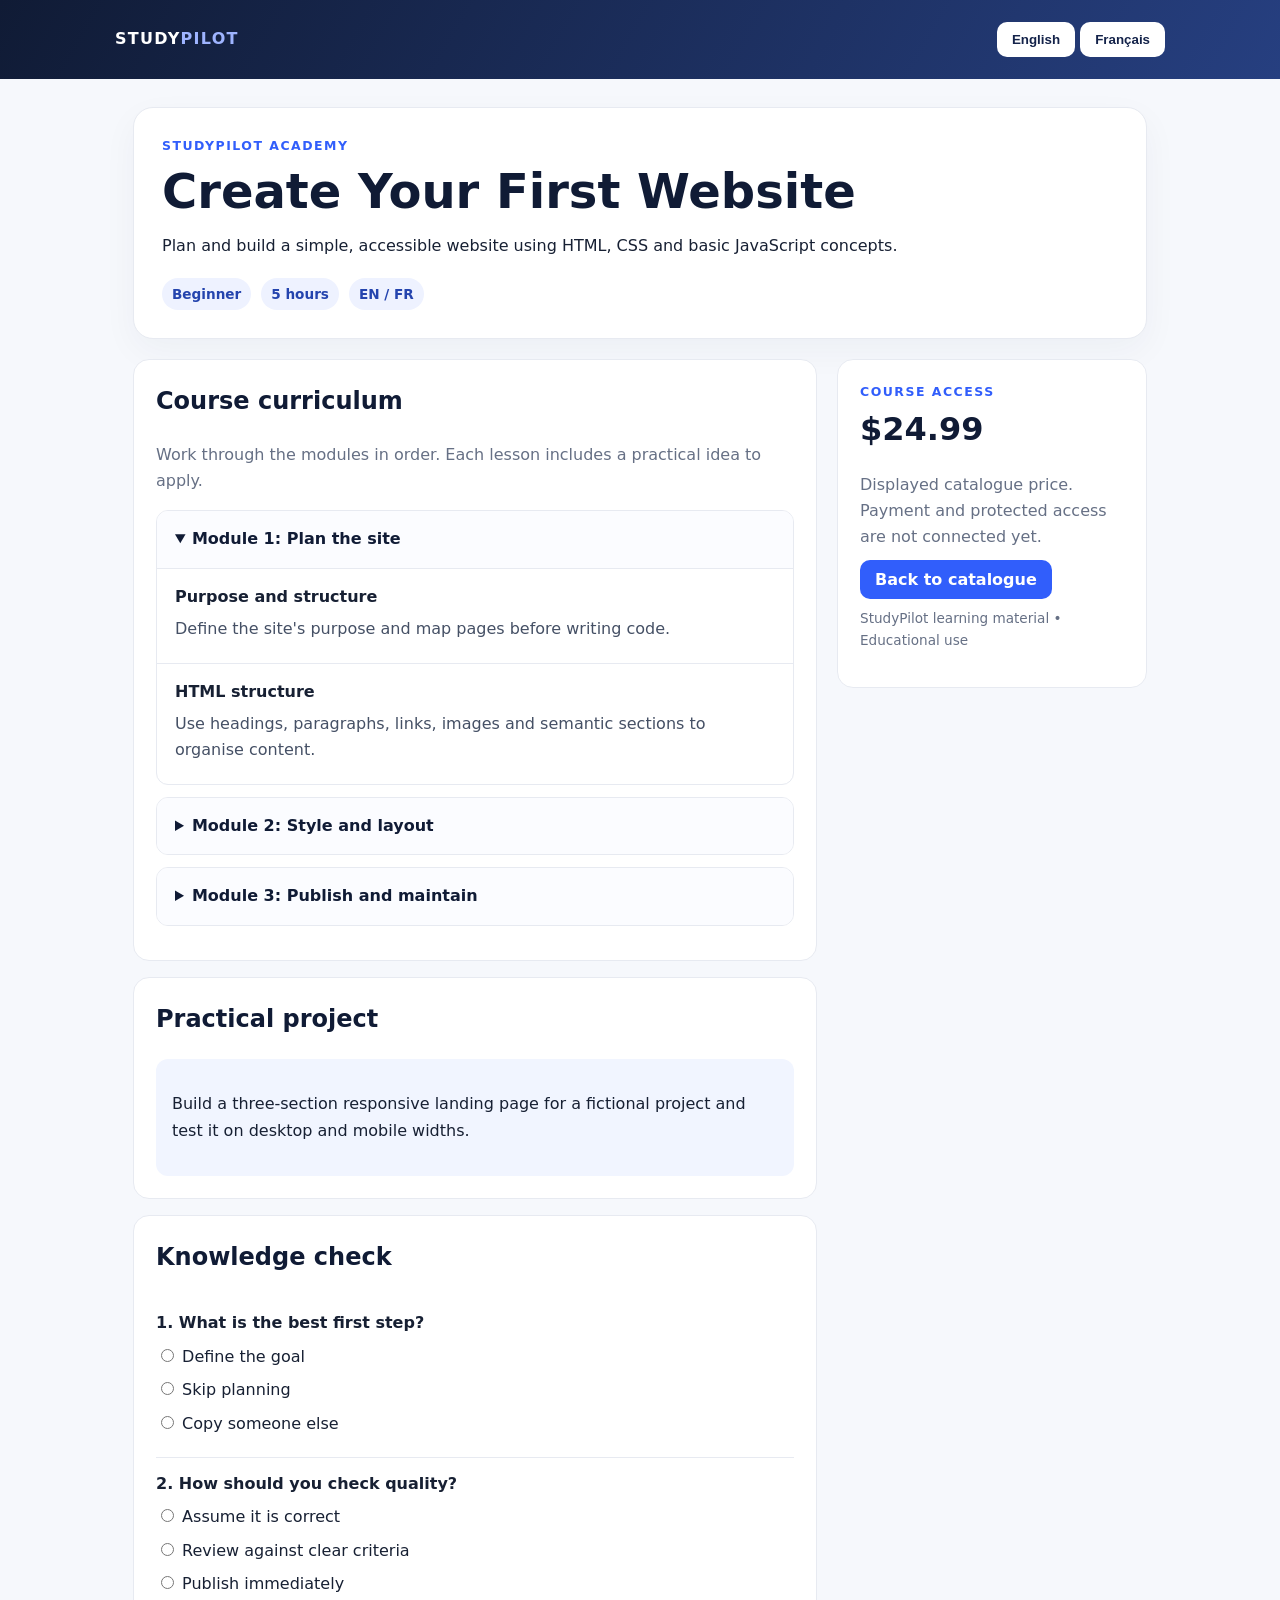
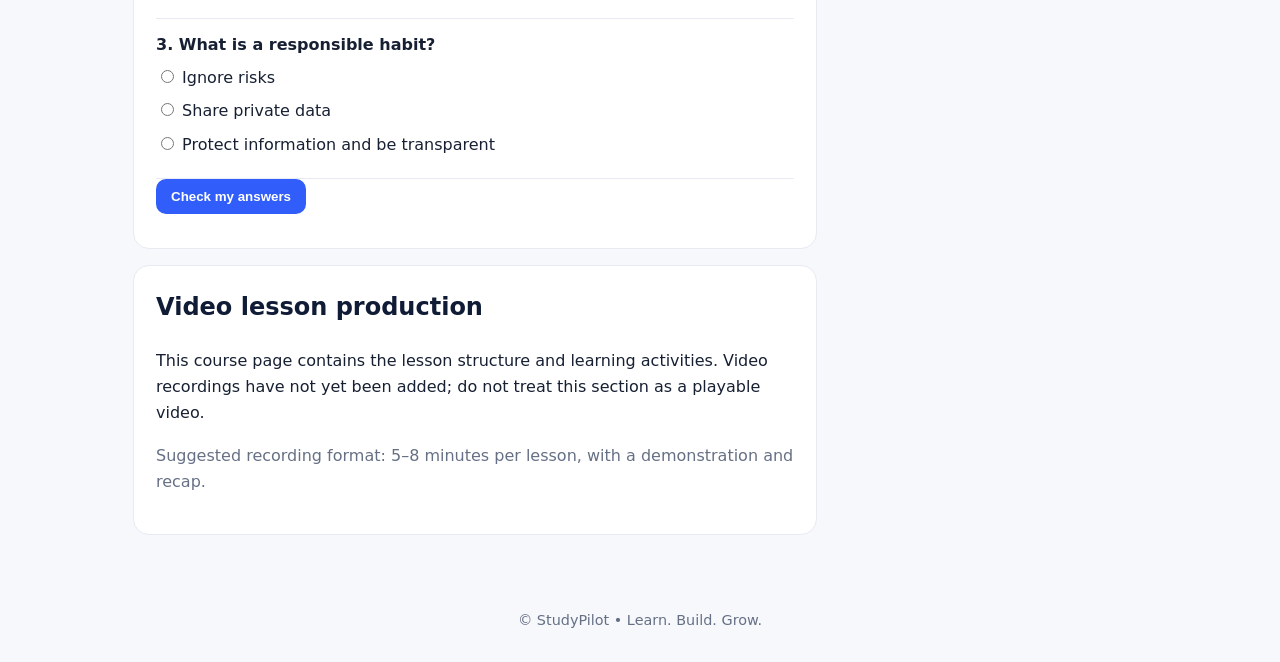
<file: courses/website-creation.html>
<!doctype html>
<html lang="en"><head><meta charset="utf-8"><meta name="viewport" content="width=device-width,initial-scale=1"><meta name="description" content="Plan and build a simple, accessible website using HTML, CSS and basic JavaScript concepts."><title>Create Your First Website | StudyPilot</title><link rel="stylesheet" href="../assets/course.css"></head>
<body><header><div class="top"><div class="brand">STUDY<span>PILOT</span></div><div><button onclick="setLang('en')">English</button> <button onclick="setLang('fr')">Français</button></div></div></header>
<main class="wrap"><section class="hero"><div class="eyebrow">STUDYPILOT ACADEMY</div><h1 data-en="Create Your First Website" data-fr="Créer son premier site web">Create Your First Website</h1><p data-en="Plan and build a simple, accessible website using HTML, CSS and basic JavaScript concepts." data-fr="Planifier et créer un site simple et accessible avec les bases de HTML, CSS et JavaScript.">Plan and build a simple, accessible website using HTML, CSS and basic JavaScript concepts.</p><div class="meta"><span class="pill">Beginner</span><span class="pill">5 hours</span><span class="pill">EN / FR</span></div></section>
<div class="grid"><div><section class="card"><h2 data-en="Course curriculum" data-fr="Programme de la formation">Course curriculum</h2><p class="muted" data-en="Work through the modules in order. Each lesson includes a practical idea to apply." data-fr="Suis les modules dans l’ordre. Chaque leçon contient une idée pratique à appliquer.">Work through the modules in order. Each lesson includes a practical idea to apply.</p><details class="module" open><summary><span data-en="Module 1: Plan the site" data-fr="Module 1 : Préparer le site">Module 1: Plan the site</span></summary><article class="lesson"><h4 data-en="Purpose and structure" data-fr="Objectif et structure">Purpose and structure</h4><p data-en="Define the site's purpose and map pages before writing code." data-fr="Définis l’objectif du site et organise les pages avant de coder.">Define the site's purpose and map pages before writing code.</p></article><article class="lesson"><h4 data-en="HTML structure" data-fr="Structure HTML">HTML structure</h4><p data-en="Use headings, paragraphs, links, images and semantic sections to organise content." data-fr="Utilise les titres, paragraphes, liens, images et sections sémantiques pour organiser le contenu.">Use headings, paragraphs, links, images and semantic sections to organise content.</p></article></details><details class="module" ><summary><span data-en="Module 2: Style and layout" data-fr="Module 2 : Style et mise en page">Module 2: Style and layout</span></summary><article class="lesson"><h4 data-en="CSS foundations" data-fr="Bases du CSS">CSS foundations</h4><p data-en="Use selectors, spacing, typography and layout rules to create a consistent visual system." data-fr="Utilise les sélecteurs, espacements, typographies et règles de mise en page pour créer une identité cohérente.">Use selectors, spacing, typography and layout rules to create a consistent visual system.</p></article><article class="lesson"><h4 data-en="Responsive design" data-fr="Design adaptatif">Responsive design</h4><p data-en="Make layouts work on narrow and wide screens. Check contrast, readable text and keyboard navigation." data-fr="Adapte la mise en page aux petits et grands écrans. Vérifie le contraste, la lisibilité et la navigation au clavier.">Make layouts work on narrow and wide screens. Check contrast, readable text and keyboard navigation.</p></article></details><details class="module" ><summary><span data-en="Module 3: Publish and maintain" data-fr="Module 3 : Publier et maintenir">Module 3: Publish and maintain</span></summary><article class="lesson"><h4 data-en="Basic interaction" data-fr="Interactions simples">Basic interaction</h4><p data-en="Use JavaScript for small interactions and validate user input carefully." data-fr="Utilise JavaScript pour de petites interactions et vérifie soigneusement les saisies.">Use JavaScript for small interactions and validate user input carefully.</p></article><article class="lesson"><h4 data-en="Testing and publishing" data-fr="Tester et publier">Testing and publishing</h4><p data-en="Check links, spelling, mobile layout and loading before publishing. Keep a backup of working files." data-fr="Vérifie les liens, l’orthographe, l’affichage mobile et le chargement avant publication. Garde une copie des fichiers fonctionnels.">Check links, spelling, mobile layout and loading before publishing. Keep a backup of working files.</p></article></details></section>
<section class="card"><h2 data-en="Practical project" data-fr="Projet pratique">Practical project</h2><div class="project"><p data-en="Build a three-section responsive landing page for a fictional project and test it on desktop and mobile widths." data-fr="Crée une page d’accueil adaptative en trois sections pour un projet fictif et teste-la sur ordinateur et mobile.">Build a three-section responsive landing page for a fictional project and test it on desktop and mobile widths.</p></div></section>
<section class="card"><h2 data-en="Knowledge check" data-fr="Vérification des connaissances">Knowledge check</h2><form id="quizForm" data-answers="[0,1,2]"><div class="quiz-q"><strong data-en="1. What is the best first step?" data-fr="1. Quelle est la meilleure première étape ?">1. What is the best first step?</strong><label><input type="radio" name="q0" value="0"> <span data-en="Define the goal" data-fr="Définir l’objectif">Define the goal</span></label><label><input type="radio" name="q0" value="1"> <span data-en="Skip planning" data-fr="Ignorer la préparation">Skip planning</span></label><label><input type="radio" name="q0" value="2"> <span data-en="Copy someone else" data-fr="Copier quelqu’un">Copy someone else</span></label></div><div class="quiz-q"><strong data-en="2. How should you check quality?" data-fr="2. Comment vérifier la qualité ?">2. How should you check quality?</strong><label><input type="radio" name="q1" value="0"> <span data-en="Assume it is correct" data-fr="Supposer que tout est correct">Assume it is correct</span></label><label><input type="radio" name="q1" value="1"> <span data-en="Review against clear criteria" data-fr="Vérifier avec des critères clairs">Review against clear criteria</span></label><label><input type="radio" name="q1" value="2"> <span data-en="Publish immediately" data-fr="Publier immédiatement">Publish immediately</span></label></div><div class="quiz-q"><strong data-en="3. What is a responsible habit?" data-fr="3. Quelle est une bonne habitude responsable ?">3. What is a responsible habit?</strong><label><input type="radio" name="q2" value="0"> <span data-en="Ignore risks" data-fr="Ignorer les risques">Ignore risks</span></label><label><input type="radio" name="q2" value="1"> <span data-en="Share private data" data-fr="Partager des données privées">Share private data</span></label><label><input type="radio" name="q2" value="2"> <span data-en="Protect information and be transparent" data-fr="Protéger les informations et être transparent">Protect information and be transparent</span></label></div><button type="button" onclick="gradeQuiz()" data-en="Check my answers" data-fr="Vérifier mes réponses">Check my answers</button><div id="quizResult" class="result" aria-live="polite"></div></form></section>
<section class="card"><h2 data-en="Video lesson production" data-fr="Leçons vidéo à produire">Video lesson production</h2><p data-en="This course page contains the lesson structure and learning activities. Video recordings have not yet been added; do not treat this section as a playable video." data-fr="Cette page contient la structure des leçons et les activités. Les vidéos ne sont pas encore intégrées : cette section n’est pas une vidéo lisible.">This course page contains the lesson structure and learning activities. Video recordings have not yet been added; do not treat this section as a playable video.</p><p class="muted" data-en="Suggested recording format: 5–8 minutes per lesson, with a demonstration and recap." data-fr="Format conseillé : 5 à 8 minutes par leçon, avec démonstration et récapitulatif.">Suggested recording format: 5–8 minutes per lesson, with a demonstration and recap.</p></section></div>
<aside class="side card"><div class="eyebrow" data-en="COURSE ACCESS" data-fr="ACCÈS À LA FORMATION">COURSE ACCESS</div><div class="price">$24.99</div><p class="muted" data-en="Displayed catalogue price. Payment and protected access are not connected yet." data-fr="Prix affiché dans le catalogue. Le paiement et l’accès protégé ne sont pas encore connectés.">Displayed catalogue price. Payment and protected access are not connected yet.</p><a class="btn" href="../formations.html" data-en="Back to catalogue" data-fr="Retour au catalogue">Back to catalogue</a><p class="muted" style="font-size:.85rem" data-en="StudyPilot learning material • Educational use" data-fr="Contenu pédagogique StudyPilot • Usage éducatif">StudyPilot learning material • Educational use</p></aside></div></main>
<footer>© StudyPilot • Learn. Build. Grow.</footer><script src="../assets/course.js"></script></body></html>
</file>
<file: assets/course.css>
:root{--navy:#101b35;--blue:#315efb;--ink:#172033;--muted:#667085;--line:#e7eaf1;--bg:#f6f8fc;--white:#fff}
*{box-sizing:border-box}body{margin:0;background:var(--bg);color:var(--ink);font:16px/1.65 Inter,system-ui,-apple-system,Segoe UI,sans-serif}
header{background:linear-gradient(120deg,#101b35,#263f80);color:white;padding:22px max(20px,calc((100% - 1050px)/2))}
.top{display:flex;justify-content:space-between;align-items:center;gap:12px;flex-wrap:wrap}.brand{font-weight:900;letter-spacing:.08em}.brand span{color:#9eb4ff}
button,.btn{border:0;border-radius:10px;padding:10px 15px;background:var(--blue);color:white;font-weight:700;cursor:pointer;text-decoration:none}
header button{background:#fff;color:#14234a}.wrap{max-width:1050px;margin:28px auto;padding:0 18px}.hero{background:white;border:1px solid var(--line);border-radius:20px;padding:28px;box-shadow:0 12px 35px #172b4d0b}
.eyebrow{color:var(--blue);font-size:.78rem;font-weight:800;letter-spacing:.12em;text-transform:uppercase}h1{font-size:clamp(2rem,5vw,3rem);line-height:1.1;margin:8px 0 12px;color:var(--navy)}h2{color:var(--navy);margin-top:0}
.meta{display:flex;gap:10px;flex-wrap:wrap;margin-top:18px}.pill{background:#eef2ff;color:#2444ae;padding:5px 10px;border-radius:99px;font-size:.85rem;font-weight:700}
.grid{display:grid;grid-template-columns:1fr 310px;gap:20px;margin-top:20px}.card{background:white;border:1px solid var(--line);border-radius:16px;padding:22px;margin-bottom:16px}
.module{border:1px solid var(--line);border-radius:12px;margin:12px 0;overflow:hidden}.module summary{cursor:pointer;padding:15px 18px;font-weight:800;background:#fbfcff;color:var(--navy)}.lesson{padding:15px 18px;border-top:1px solid var(--line)}.lesson h4{margin:0 0 6px}.lesson p{margin:5px 0;color:#455065}
.side{position:sticky;top:15px;align-self:start}.side .price{font-size:2rem;font-weight:900;color:var(--navy)}.muted{color:var(--muted)}.quiz-q{padding:13px 0;border-bottom:1px solid var(--line)}label{display:block;margin:7px 0}.result{font-weight:800;margin-top:12px}.project{background:#f1f5ff;border-radius:12px;padding:16px}
footer{text-align:center;color:var(--muted);padding:30px 15px;font-size:.9rem}
@media(max-width:760px){.grid{grid-template-columns:1fr}.side{position:static}.hero{padding:22px}}
</file>
